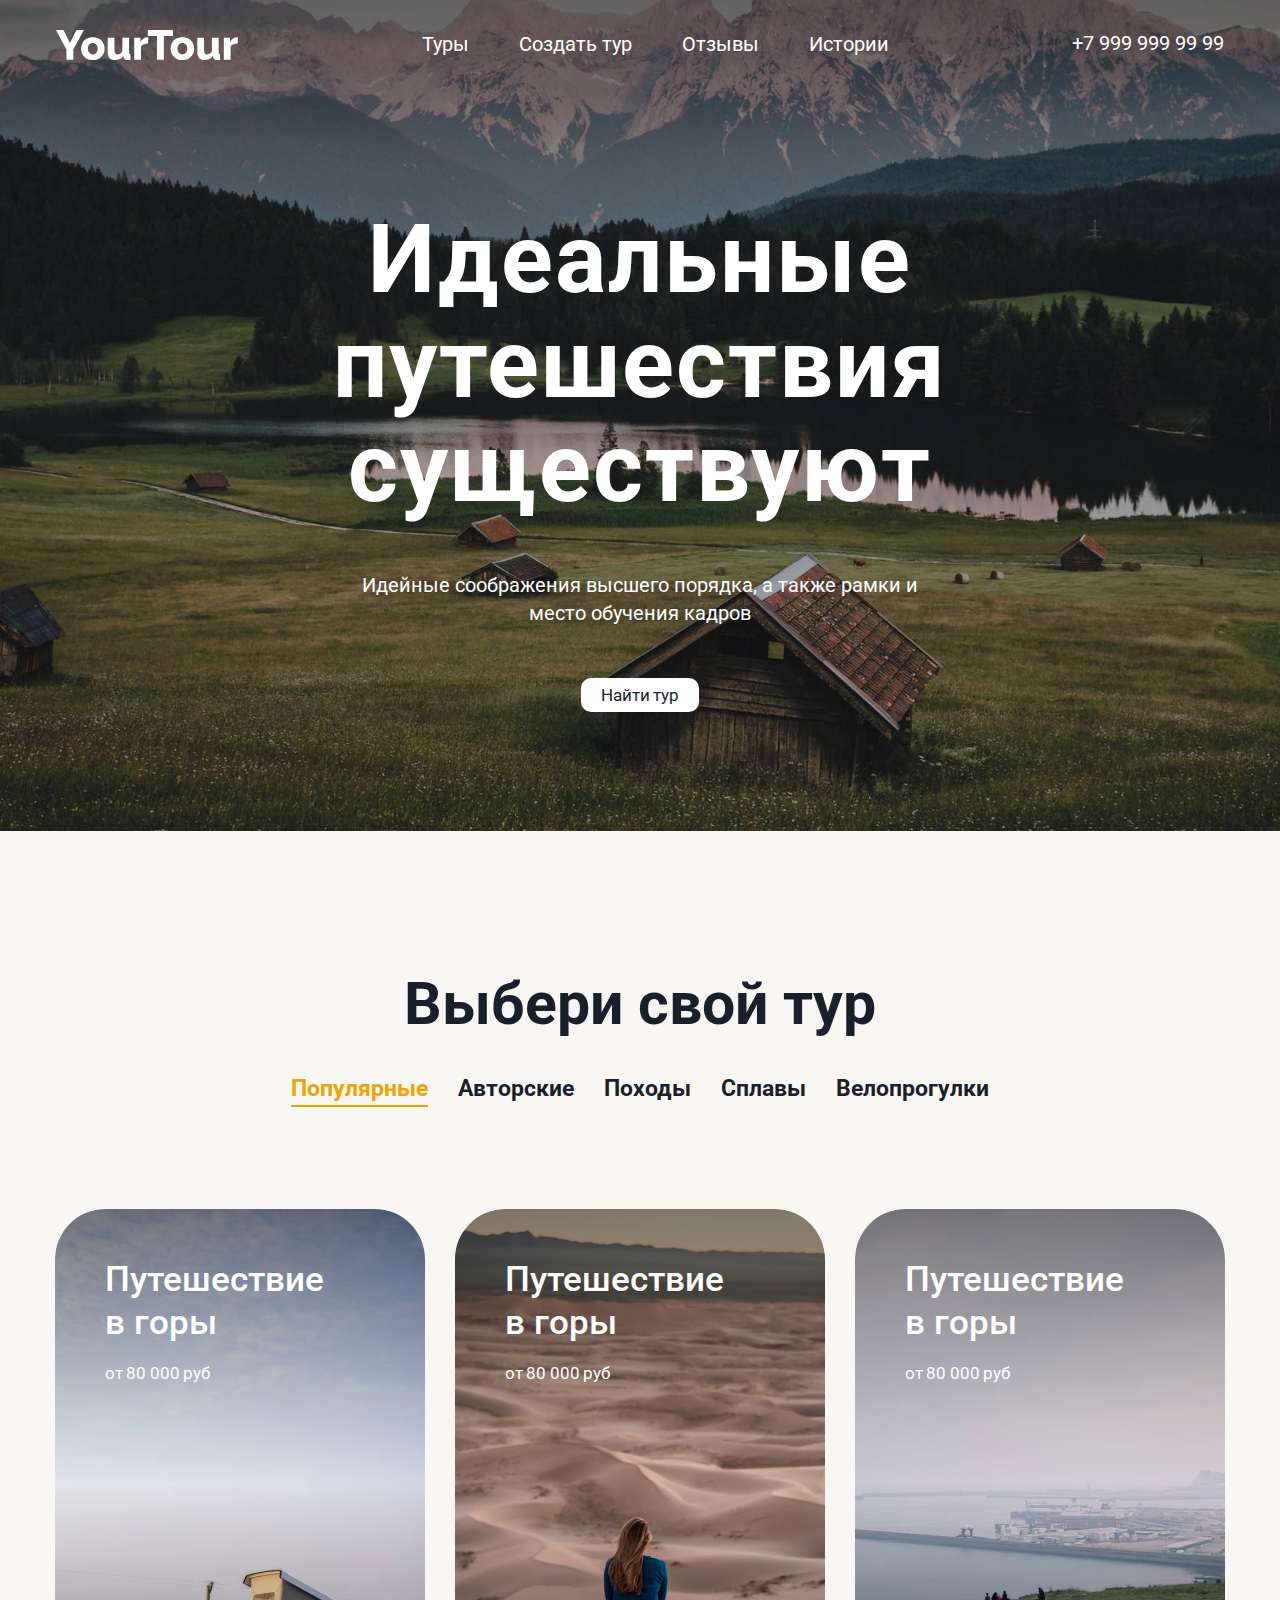
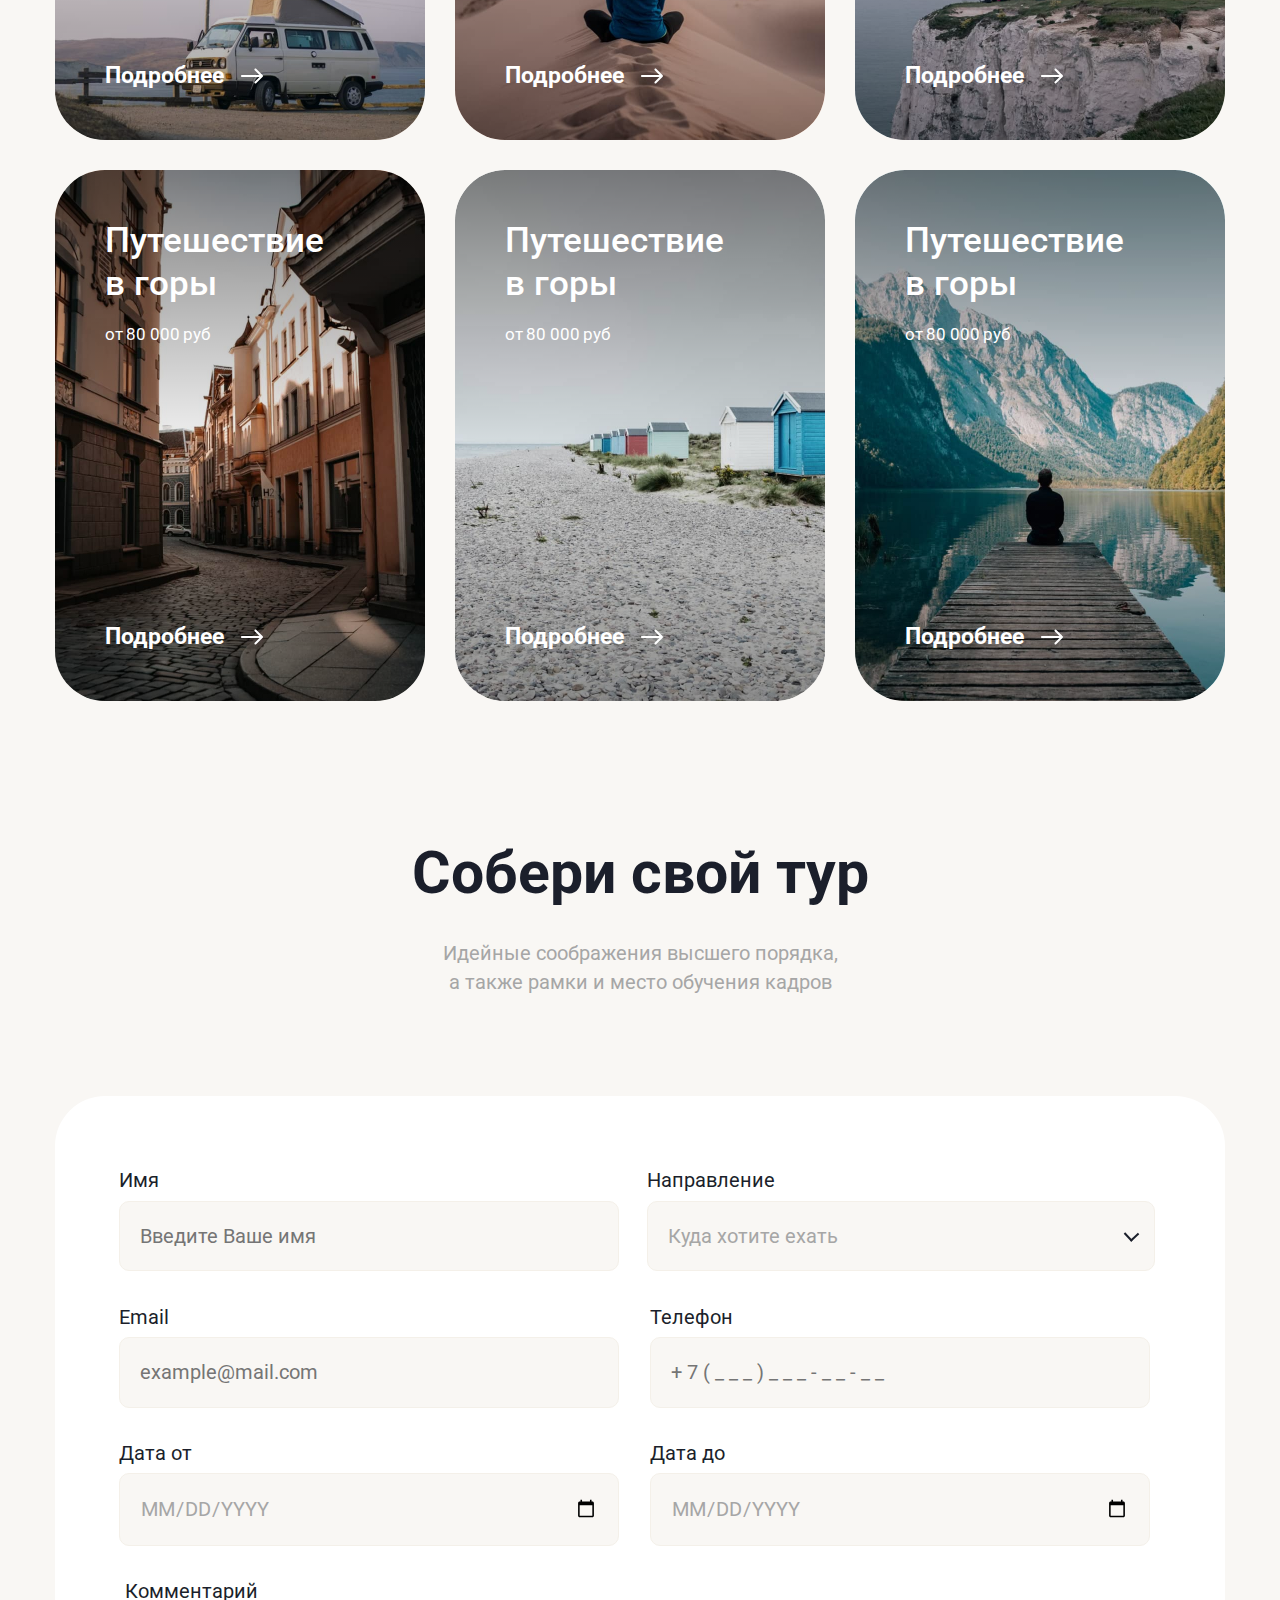
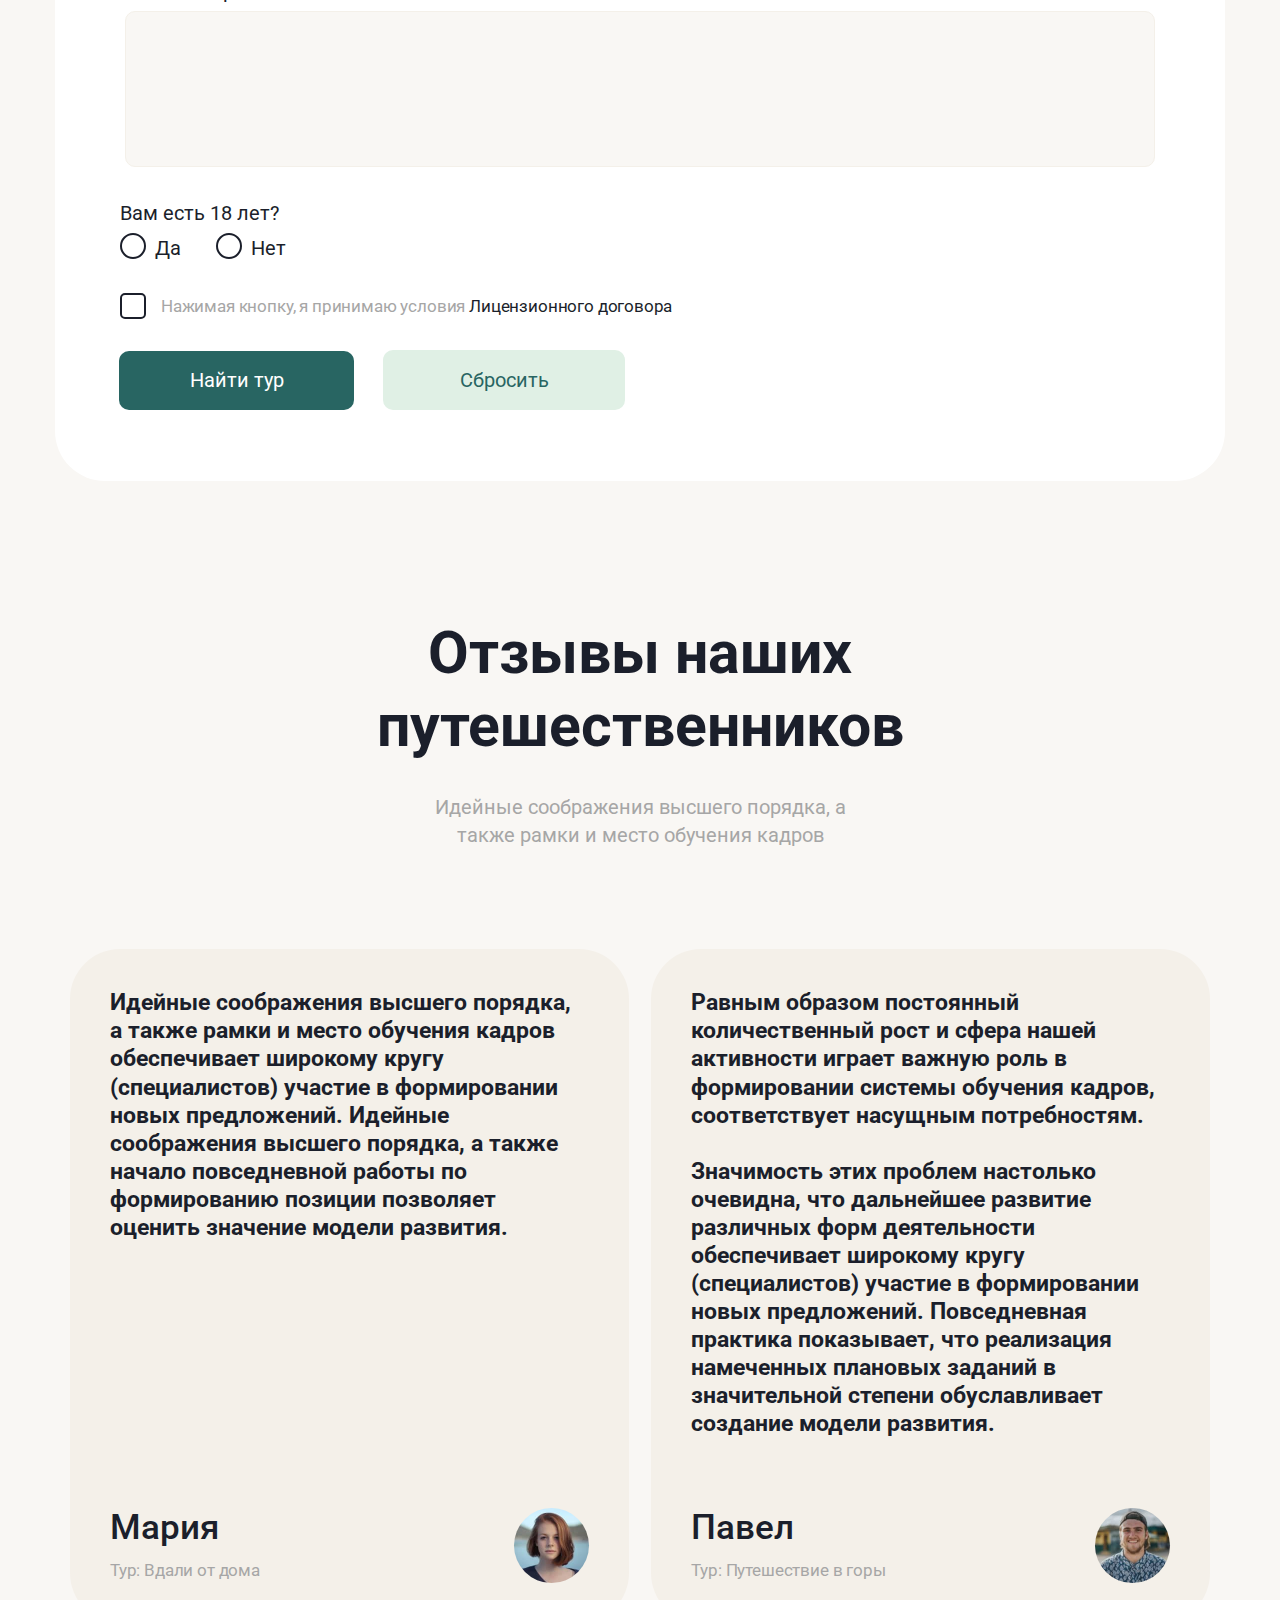
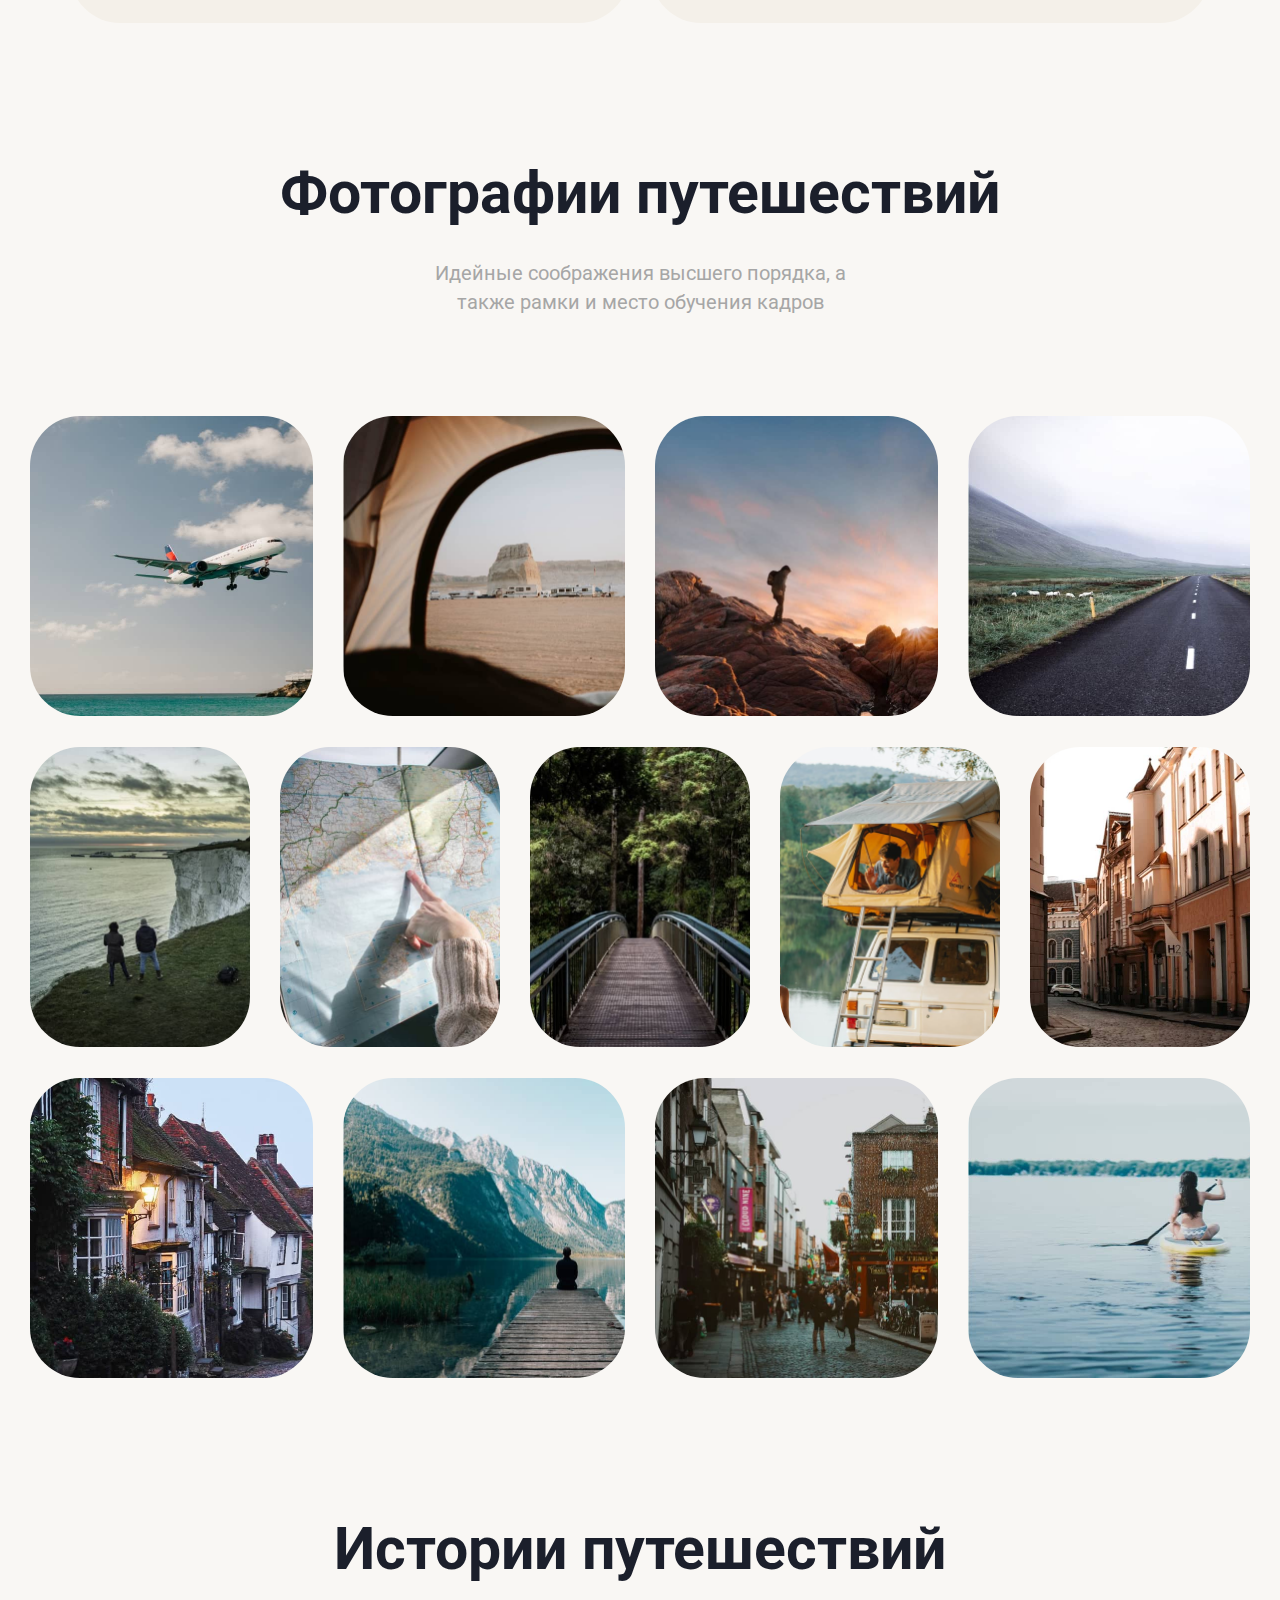
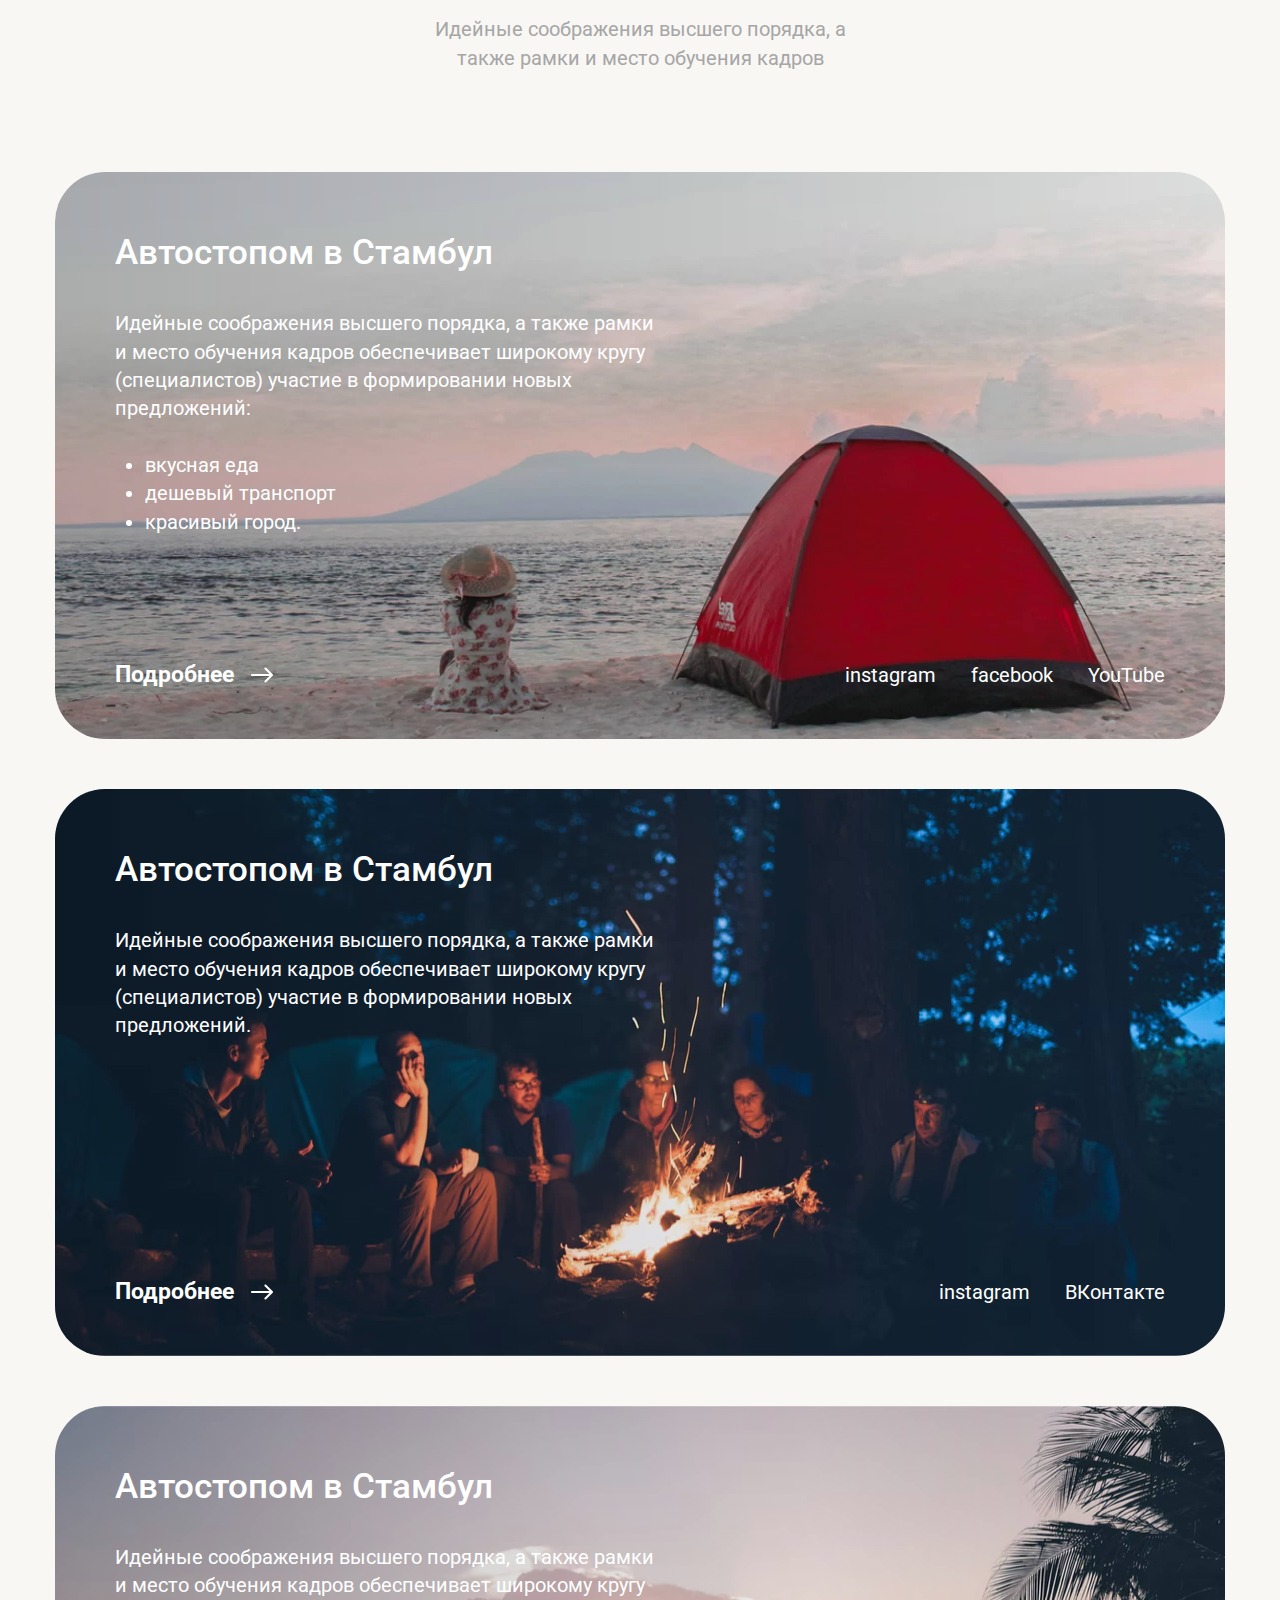
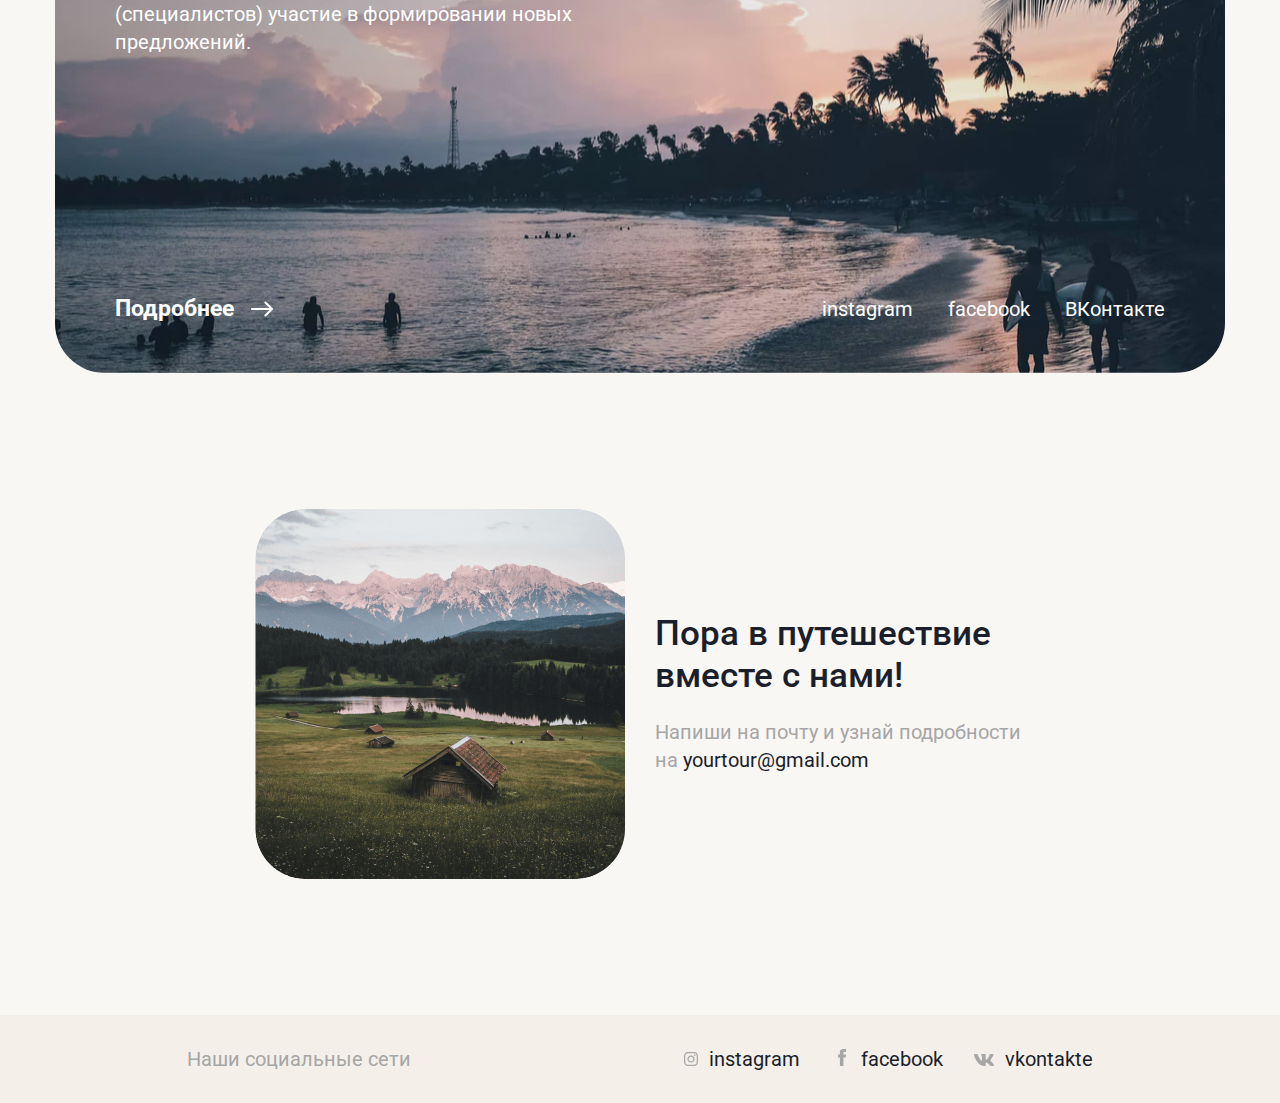
<file: index.html>
<!DOCTYPE html>
<html>

<head>
	<meta charset="utf-8">
	<meta name="viewport" content="width=device-width, initial-scale=1.0, maximum-scale=1.0, user-scalable=0">
	<link rel="stylesheet" type="text/css" href="css/style.css">	
	<meta name="format-detection" content="telephone=no">
	<title>Travels</title>
	<link rel="preconnect" href="https://fonts.googleapis.com">
	<link rel="preconnect" href="https://fonts.gstatic.com" crossorigin>
	<link rel="icon" href="img/icons/favicon.png">
	<link href="https://fonts.googleapis.com/css2?family=Roboto:wght@400;500;700&display=swap" rel="stylesheet">	
	<meta name="description" content="kein Krieg">
	<meta name="keywords" content="путешествие">
</head>

<body>
	<div class="container">		
		<header class="header">
			<nav class="nav">
				<div class="nav__row">
					<div class="logo"><img src="img/icons/YourTour.svg" alt="Logotype"></div>
					<ul class="menu">
						<li class="menu__item"><a href="#">Туры</a></li>
						<li class="menu__item"><a href="#">Создать тур</a></li>
						<li class="menu__item"><a href="#">Отзывы</a></li>
						<li class="menu__item"><a href="#">Истории</a></li>
					</ul>
					<a class="telephone" href="tel:+79999999999">+7 999 999 99 99</a>
				</div>
			</nav>
			<nav class="nav hidden" id="hiddenNav">
				<div class="nav__row">
					<div class="logo"><img src="img/icons/YourTour_black.svg" alt="Logotype"></div>
					<ul class="menu">
						<li class="menu__item"><a href="#">Туры</a></li>
						<li class="menu__item"><a href="#">Создать тур</a></li>
						<li class="menu__item"><a href="#">Отзывы</a></li>
						<li class="menu__item"><a href="#">Истории</a></li>
					</ul>
					<a class="telephone" href="tel:+79999999999" id="telHidden">+7 999 999 99 99</a>
				</div>
			</nav>
			<div class="wrap-title">
				<h1 class="wrap-title__title">Идеальные путешествия существуют</h1>
			</div>
			<div class="subtitle">Идейные соображения высшего порядка, а также рамки и место обучения кадров</div>
			<div class="header-button">
				<a href="#choose">Найти тур</a>
			</div>
		</header>		
		
		<main class="main">
			<section class="chooseTour" id="choose">
				<div class="chooseTour__header">
					<div class="chooseTour__title-wrap">
						<h2 class="chooseTour__title">Выбери свой тур</h2>
					</div>
					<ul class="chooseTour__filter-list">
						<li class="filter-list__item">
							<a href="#" class="focus">Популярные</a>
						</li>
						<li class="filter-list__item">
							<a href="#">Авторские</a>
						</li>
						<li class="filter-list__item">
							<a href="#">Походы</a>
						</li>
						<li class="filter-list__item">
							<a href="#">Сплавы</a>
						</li>
						<li class="filter-list__item">
							<a href="#">Велопрогулки</a>
						</li>
					</ul>
				</div>
				<div class="chooseTour__insert-wrap">					
					<div class="chooseTour__insert insert1">
						<img src="img/tour/card tour photo-1.jpg" alt="Foto tour1">
						<div class="insert-header">
							<h3>Путешествие в горы</h3>
							<div class="insert-price">
								<span>от 80 000 руб</span>
							</div>
						</div>
						<div class="footInsert" id="trv-link">
							<a href="#">
								<span>Подробнее</span>
								<img class="insertArrow" src="img/icons/arrow bt.svg"  alt="arrow-link">
							</a>
						</div>
					</div>
					<div class="chooseTour__insert insert2">
						<img src="img/tour/card tour photo-2.jpg" alt="Foto tour2">
						<div class="insert-header">
							<h3>Путешествие в горы</h3>
							<div class="insert-price">
								<span>от 80 000 руб</span>
							</div>
						</div>
						<div class="footInsert" id="trv-link">
							<a href="#">
								<span>Подробнее</span>
								<img class="insertArrow" src="img/icons/arrow bt.svg"  alt="arrow-link">
							</a>
						</div>
					</div>
					<div class="chooseTour__insert insert3">
						<img src="img/tour/card tour photo-3.jpg" alt="Foto tour3">
						<div class="insert-header">
							<h3>Путешествие в горы</h3>
							<div class="insert-price">
								<span>от 80 000 руб</span>
							</div>
						</div>
						<div class="footInsert" id="trv-link">
							<a href="#">
								<span>Подробнее</span>
								<img class="insertArrow" src="img/icons/arrow bt.svg"  alt="arrow-link">
							</a>
						</div>
					</div>
					<div class="chooseTour__insert insert4">
						<img src="img/tour/card tour photo-4.jpg" alt="Foto tour4">
						<div class="insert-header">
							<h3>Путешествие в горы</h3>
							<div class="insert-price">
								<span>от 80 000 руб</span>
							</div>
						</div>
						<div class="footInsert" id="trv-link">
							<a href="#">
								<span>Подробнее</span>
								<img class="insertArrow" src="img/icons/arrow bt.svg"  alt="arrow-link">
							</a>
						</div>
					</div>
					<div class="chooseTour__insert insert5">
						<img src="img/tour/card tour photo-5.jpg" alt="Foto tour5">
						<div class="insert-header">
							<h3>Путешествие в горы</h3>
							<div class="insert-price">
								<span>от 80 000 руб</span>
							</div>
						</div>
						<div class="footInsert" id="trv-link">
							<a href="#">
								<span>Подробнее</span>
								<img class="insertArrow" src="img/icons/arrow bt.svg"  alt="arrow-link">
							</a>
						</div>
					</div>
					<div class="chooseTour__insert insert6">
						<img src="img/tour/card tour photo-6.jpg" alt="Foto tour6">
						<div class="insert-header">
							<h3>Путешествие в горы</h3>
							<div class="insert-price">
								<span>от 80 000 руб</span>
							</div>
						</div>
						<div class="footInsert" id="trv-link">
							<a href="#">
								<span>Подробнее</span>
								<img class="insertArrow" src="img/icons/arrow bt.svg" alt="arrow-link">
							</a>
						</div>
					</div>
				</div>
			</section>
			
			<section class="setupTour">
				<div class="setupTour__header">
					<div class="setupTour__title-wrap">
						<h2>Собери свой тур</h2>
					</div>
					<div class="setupTour__subtitle">
						<p>Идейные соображения высшего порядка,<br> а также рамки и место обучения кадров</p>
					</div>
				</div>
				<div class="setupTour__form-wrap">
					<form class="form" action="#" method="post" id="formSetUp">
						<div class="input-conteiner">						
								<div class="rowDog">
								<label>
									<p>Имя</p>
									<input type="text" name="" placeholder="Введите Ваше имя"  required>
								</label>
								<label>
									<p>Направление</p>
										<div class="select-wrapp">
											<select name="" form="formSetUp" required>
												<option value="" disabled selected hidden>Куда хотите ехать</option>
												<option value="Туда">Туда</option>
												<option value="Сюда">Сюда</option>
											</select>
									</div>
								</label>
							</div>	
							<div class="rowDog2">
								<label class="em-lab">
									<p>Email</p>
									<input type="email" name="" placeholder="example@mail.com" required>
								</label>
								<label>
									<p>Телефон</p>
									<input type="tel"  pattern="^[0-9]+$" onkeyup="this.value = this.value.replace(/[^\d]/g,'');" name="tel" placeholder="+ 7 ( _ _ _ ) _ _ _ - _ _ - _ _" required>
								</label>
							</div>
							<div class="rowDog3">
								<label class="data-lab">
									<p>Дата от</p>
									<input class="date" type="date" name="" required>
								</label>								
								<label>
									<p>Дата до</p>
									<input class="date" type="date" name="" required>
								</label>
							</div>							
						</div>
						<label>
							<p>Комментарий</p>
							<textarea rows="4" cols="97"></textarea>
						</label>
						<div class="years-form">
							<p>Вам есть 18 лет?</p>
							<div class="years-form__radio-wrap">
								<div class="radio-yes">
									<label>
										<input class="real-radio" type="radio" name="years" id="years-yes" value="1">									
										<div class="custom-radio"></div>
										<span>Да</span>		
									</label>
								</div>
								<div class="radio-no">
									<label>
										<input class="real-radio" type="radio" name="years" id="years-no" value="0">										
										<div class="custom-radio"></div>
										<span>Нет</span>	
									</label>
								</div>
							</div>
						</div>
						<div class="checkbox-wrap">
							<label>
								<input class="check-real" type="checkbox" name="checkbox"> 
								<div class="custom-check"></div>
								<span>Нажимая кнопку, я принимаю условия <a href="#">Лицензионного договора</a></span>
							</label>
						</div>
						<div class="formSetUp__button-wrap">
							<input type="button" id="search" value="Найти тур">
							<input class="reset" type="button" value="Сбросить" >
						</div>
					</form>
				</div>
			</section>			
			
			<section class="reviews">
				<div class="reviews__header">
					<div class="reviews__title">
						<h2>Отзывы наших путешественников</h2>
					</div>
					<div class="reviews__subtitle">
						<p>Идейные соображения высшего порядка, а также рамки и место обучения кадров</p>
					</div>
				</div>
				<div class="reviews__container">
					<div class="reviews__card">
						<p>Идейные соображения высшего порядка, а также рамки и место обучения кадров обеспечивает
							широкому кругу (специалистов) участие в формировании новых предложений. Идейные соображения
							высшего порядка, а также начало повседневной работы по формированию позиции позволяет
							оценить значение модели развития.</p>
						<div class="card__footer">
							<div class="reviews__title-foot-wrap">
								<h3>Мария</h3>
								<div class="card__footer__sub">Тур: Вдали от дома </div>
							</div>
							<div class="img-review review1"></div>
						</div>
					</div>
					<div class="reviews__card">
						<p>Равным образом постоянный количественный рост и сфера нашей активности играет важную роль в
							формировании системы обучения кадров, соответствует насущным потребностям.
							<br><br>
							Значимость этих проблем настолько очевидна, что дальнейшее развитие различных форм
							деятельности обеспечивает широкому кругу (специалистов) участие в формировании новых
							предложений. Повседневная практика показывает, что реализация намеченных плановых заданий в
							значительной степени обуславливает создание модели развития.</p>
						<div class="card__footer">
							<div class="reviews__title-foot-wrap">
								<h3>Павел</h3>
								<div class="card__footer__sub">Тур: Путешествие в горы</div>
							</div>
							<div class="img-review review2"></div>
						</div>
					</div>
				</div>
			</section>
			
			<section class="travelPhotos">
				<div class="travelPhotos__header-wrap">
					<h2>Фотографии путешествий</h2>
					<div class="travelPhotos__sub">
						<p>Идейные соображения высшего порядка, а также рамки и место обучения кадров</p>
					</div>
				</div>
				<div class="travelPhotos__conteiner">
					<div class="travelPhotos__row row1">
						<div class="photo trip-1"></div>
						<div class="photo trip-2"></div>
						<div class="photo trip-3"></div>
						<div class="photo trip-4"></div>
					</div>
					<div class="travelPhotos__row row2">
						<div class="photo trip-5"></div>
						<div class="photo trip-6"></div>
						<div class="photo trip-7"></div>
						<div class="photo trip-8"></div>
						<div class="photo trip-9"></div>
					</div>
					<div class="travelPhotos__row row3">
						<div class="photo trip-10"></div>
						<div class="photo trip-11"></div>
						<div class="photo trip-12"></div>
						<div class="photo trip-13"></div>
					</div>
				</div>
			</section>

			<section class="history">
				<div class="history__header">
					<h2>Истории путешествий</h2>
					<div class="history__sub">Идейные соображения высшего порядка, а также рамки и место обучения кадров
					</div>
				</div>				
				<div class="history__card">
					<img src="img/history_trip/story photo-1.jpg" alt="Foto-story1">
					<div class="description-wrap">
						<h3>Автостопом в Стамбул</h3>
						<div class="description">
							<p>Идейные соображения высшего порядка, а также рамки и место обучения кадров обеспечивает
								широкому кругу (специалистов) участие в формировании новых предложений:
								<ul>
									<li>вкусная еда</li>
									<li>дешевый транспорт</li>
									<li>красивый город.</li>
								</ul>
							</p>
						</div>
					</div>
					<div class="social">
						<div class="footInsert" id="history-insert">
							<a href="#">
								<span>Подробнее</span>
								<img class="insertArrow" src="img/icons/arrow bt.svg"  alt="arrow-link">
							</a>
						</div>
						<div class="social__links">
							<span>
								<a href="#">instagram</a>
							</span>
							<span>
								<a href="#">facebook</a>
							</span>							
							<span>
								<a href="#">YouTube</a>
							</span>
						</div>
					</div>
				</div>				
				<div class="history__card">
					<img src="img/history_trip/story photo-2.jpg" alt="Foto-story2">
					<div class="description-wrap">
						<h3>Автостопом в Стамбул</h3>
						<div class="description">
							<p>Идейные соображения высшего порядка, а также рамки и место обучения кадров обеспечивает
								широкому кругу (специалистов) участие в формировании новых предложений.</p>
						</div>
					</div>
					<div class="social">
						<div class="footInsert" id="history-insert">
							<a href="#">
								<span>Подробнее</span>
								<img class="insertArrow" src="img/icons/arrow bt.svg" alt="arrow-link">
							</a>
						</div>
						<div class="social__links">
							<span>
								<a href="#">instagram</a>
							</span>							
							<span>
								<a href="#">ВКонтакте</a>
							</span>
						</div>
					</div>
				</div>				
				<div class="history__card">
					<img src="img/history_trip/story photo-3.jpg" alt="Foto-story3">
					<div class="description-wrap">
						<h3>Автостопом в Стамбул</h3>
						<div class="description">
							<p>Идейные соображения высшего порядка, а также рамки и место обучения кадров обеспечивает
								широкому кругу (специалистов) участие в формировании новых предложений.</p>
						</div>
					</div>
					<div class="social">
						<div class="footInsert" id="history-insert">
							<a href="#">
								<span>Подробнее</span>
								<img class="insertArrow" src="img/icons/arrow bt.svg"  alt="arrow-link">
							</a>
						</div>
						<div class="social__links">
							<span>
								<a href="#">instagram</a>
							</span>
							<span>
								<a href="#">facebook</a>
							</span>
							<span>
								<a href="#">ВКонтакте</a>
							</span>
						</div>
					</div>
				</div>
			</section>		

			<section class="email-wrap">
				<div class="email-wrap__photo"></div>
				<div class="email-wrap__textBlock">
					<h3>Пора в путешествие вместе с нами!</h3>
					<div class="email-wrap__sub">Напиши на почту и узнай подробности<br>на <a href="mailto:vlad@htmlbook.ru?subject=Вопрос по HTML">yourtour@gmail.com</a>
					</div>
				</div>
			</section>
		</main>

		<footer class="footPage">
			<div class="footPage__conteiner">
				<p>Наши социальные сети</p>
				<div class="footPage__wrapLinks">					
					<div class="link">
						<div class="link__photo">
							<img class="inst-photo" src="img/icons/inst.svg" alt="Logo Instagram">
						</div>
						<a href="#">instagram</a>
					</div>					
					<div class="link">
						<div class="link__photo">
							<img class="fb-photo" src="img/icons/fb.svg" alt="Logo Facebook">
						</div>
						<a href="#">facebook</a>
					</div>					
					<div class="link">
						<div class="link__photo">
							<img class="vk-photo" src="img/icons/vk.svg" alt="Logo Vkontakte">
						</div>
						<a href="#">vkontakte</a>
					</div>
				</div>
			</div>
		</footer>
	</div>
</body>
<script src="js/script.js"></script>
</html>
</file>
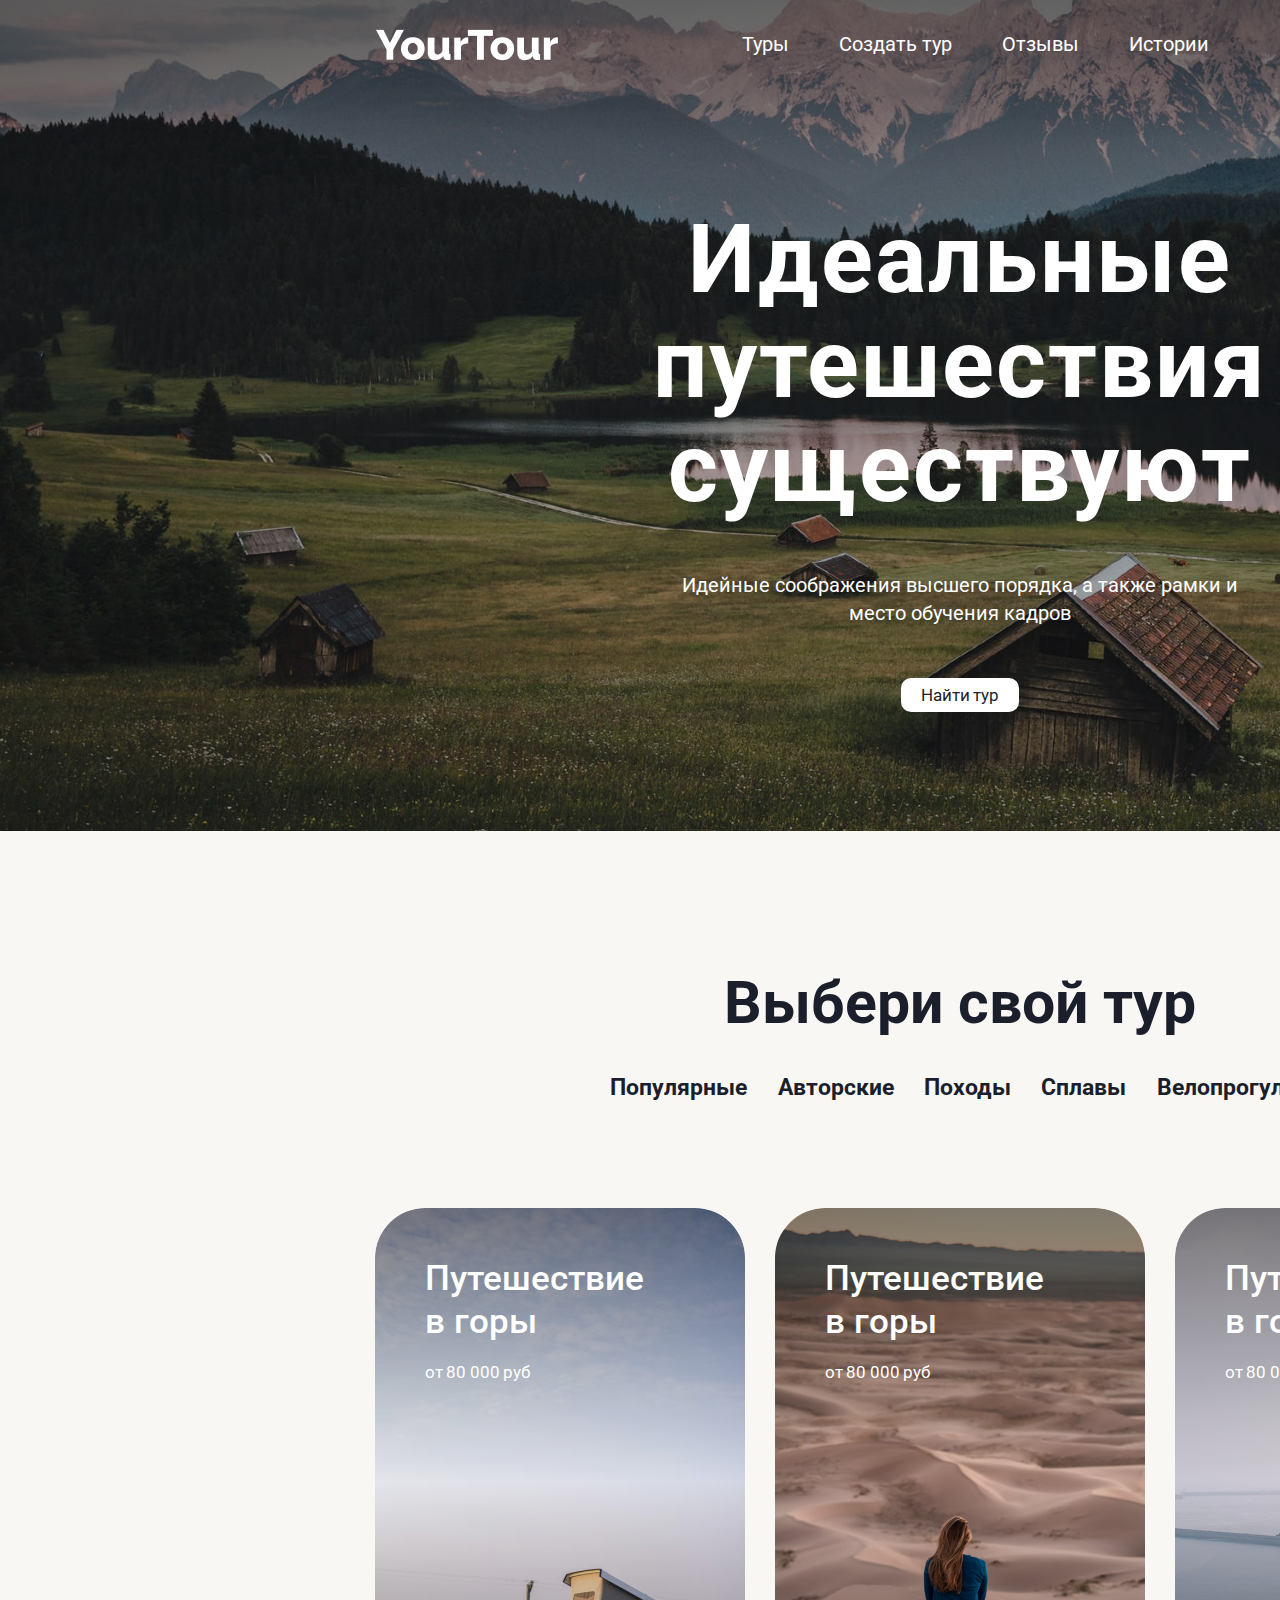
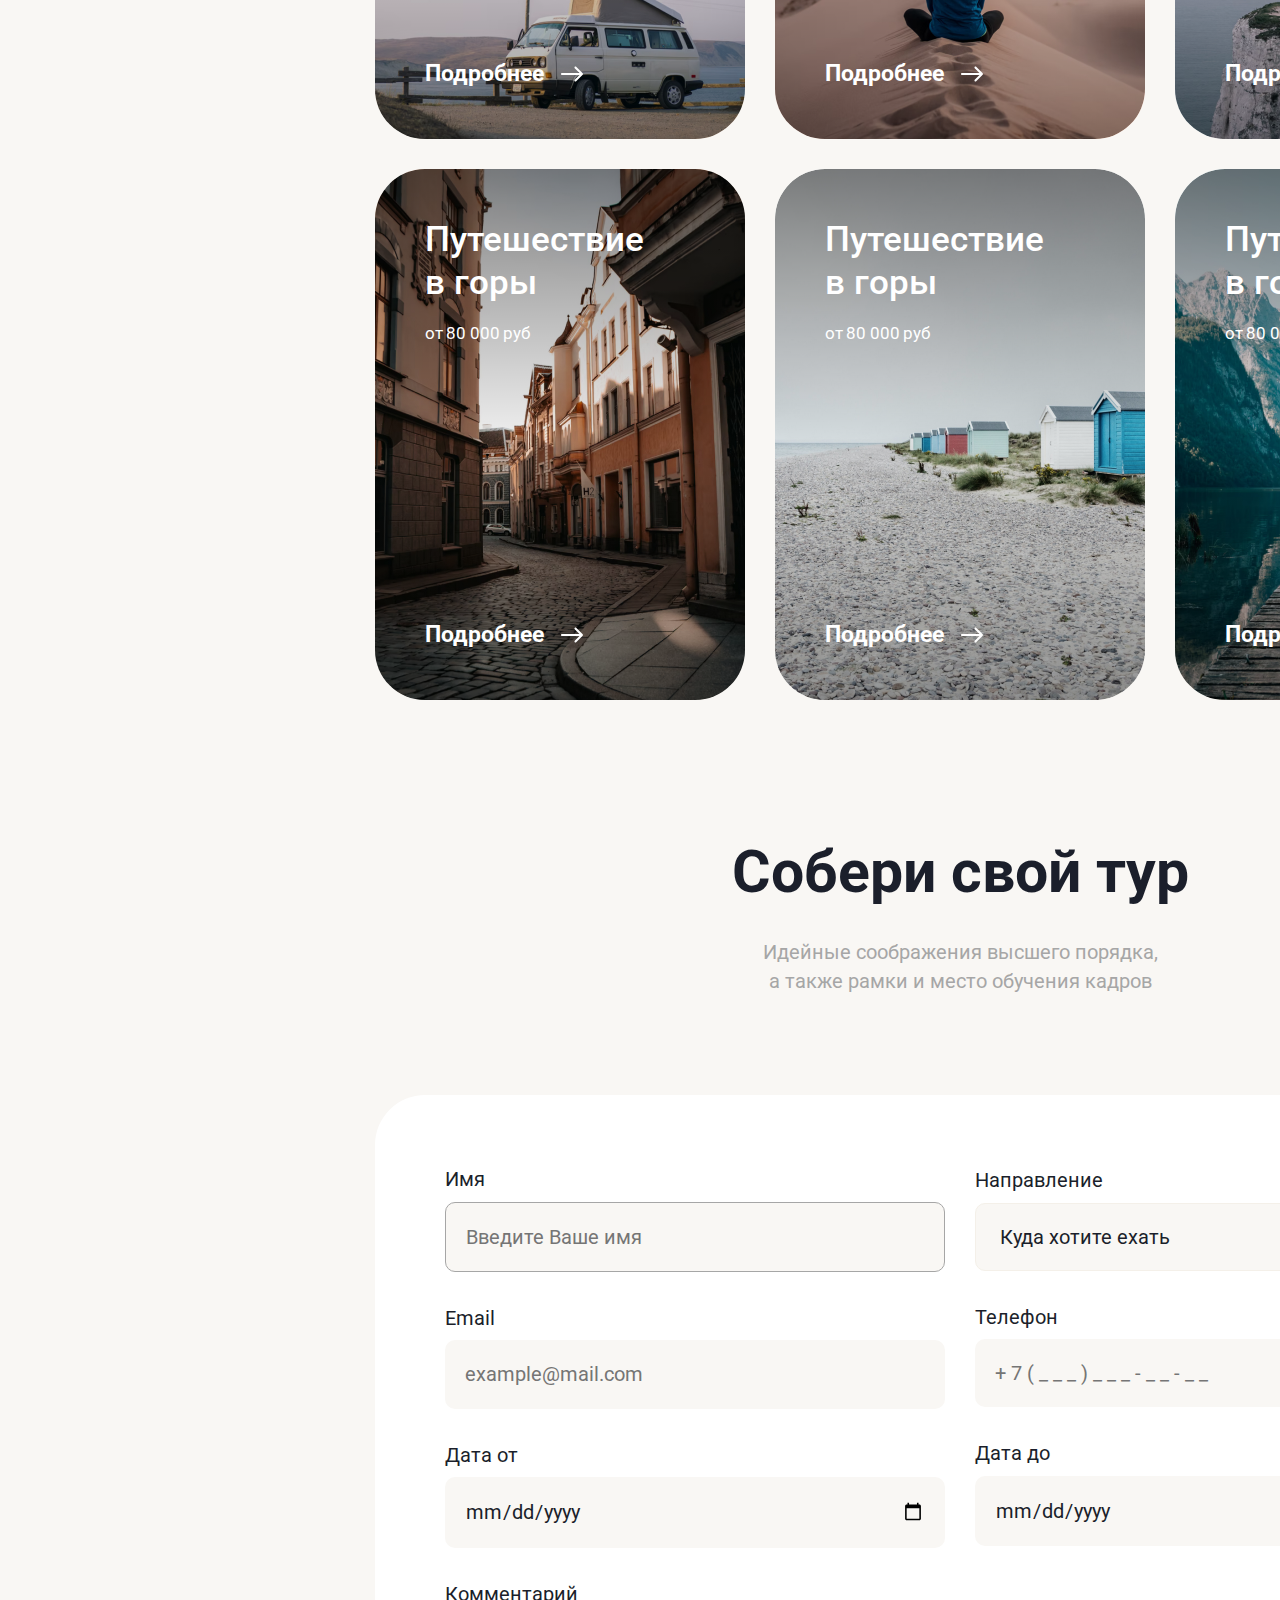
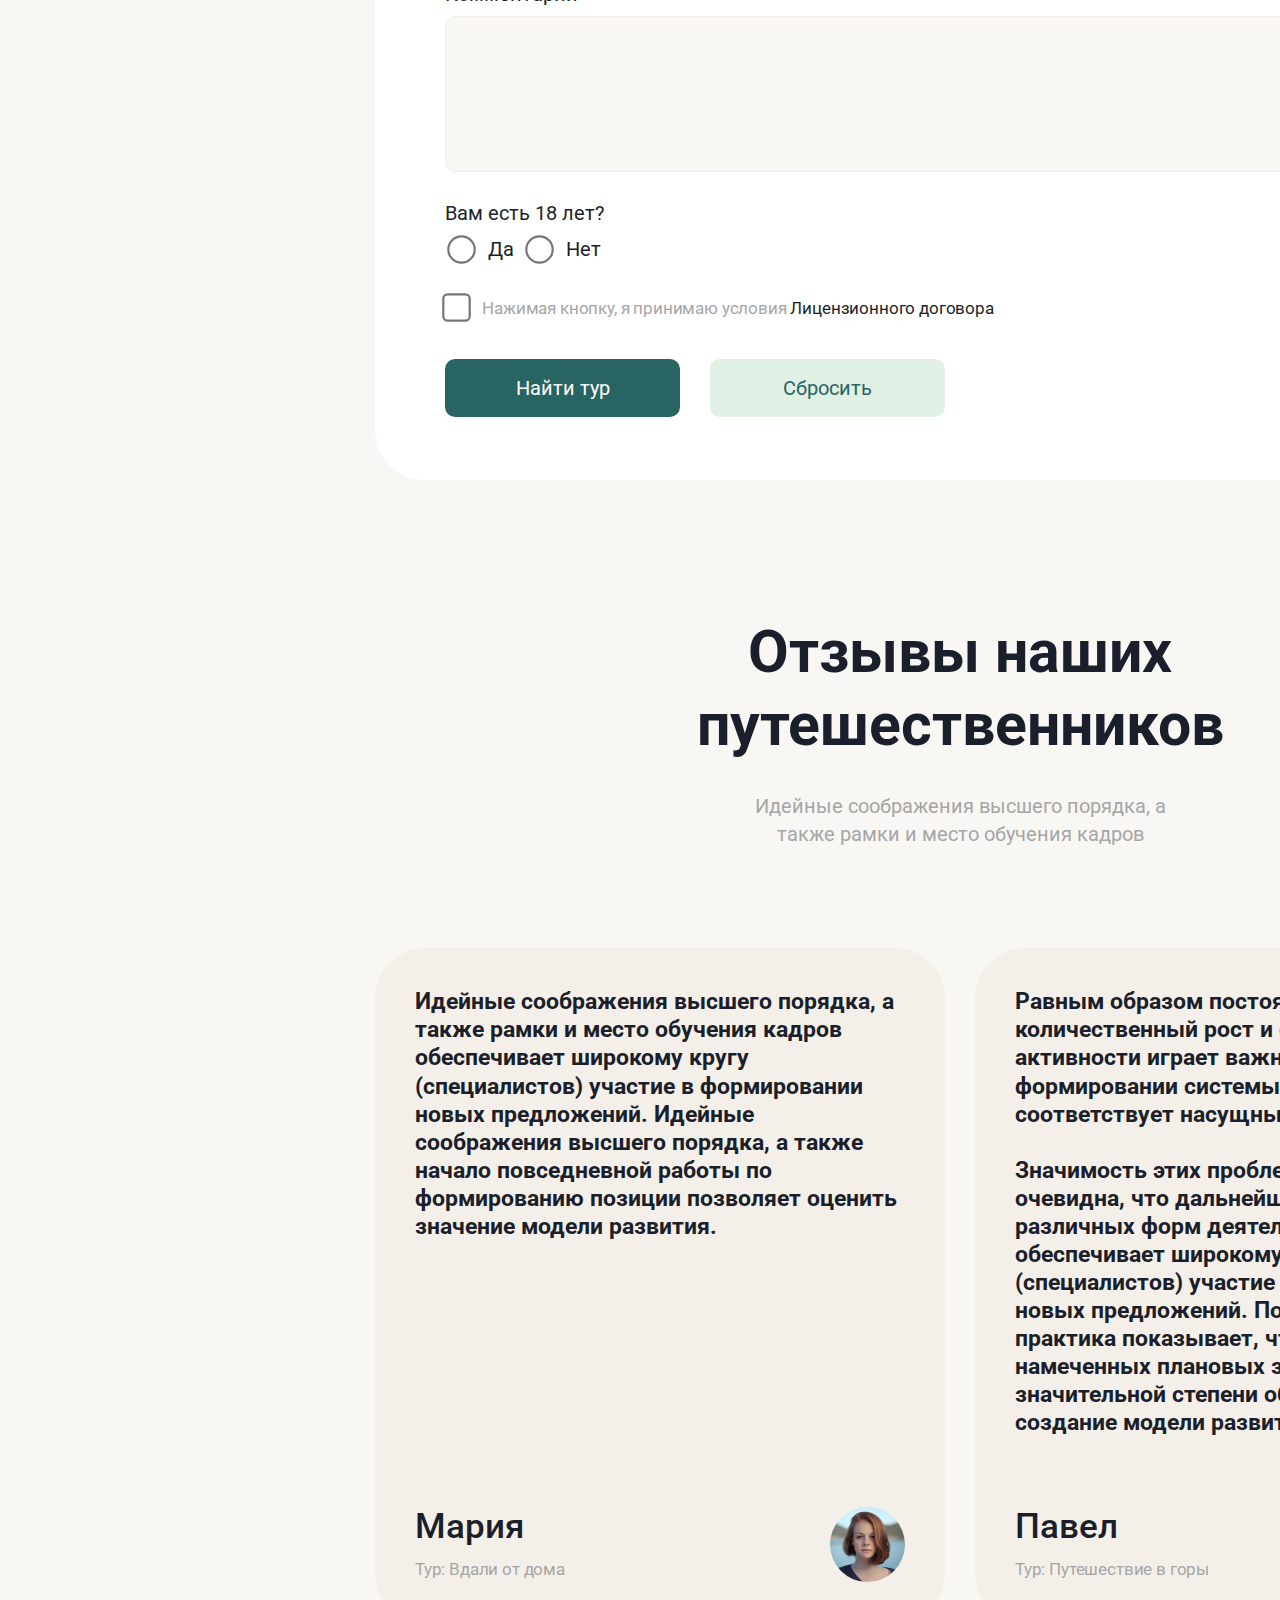
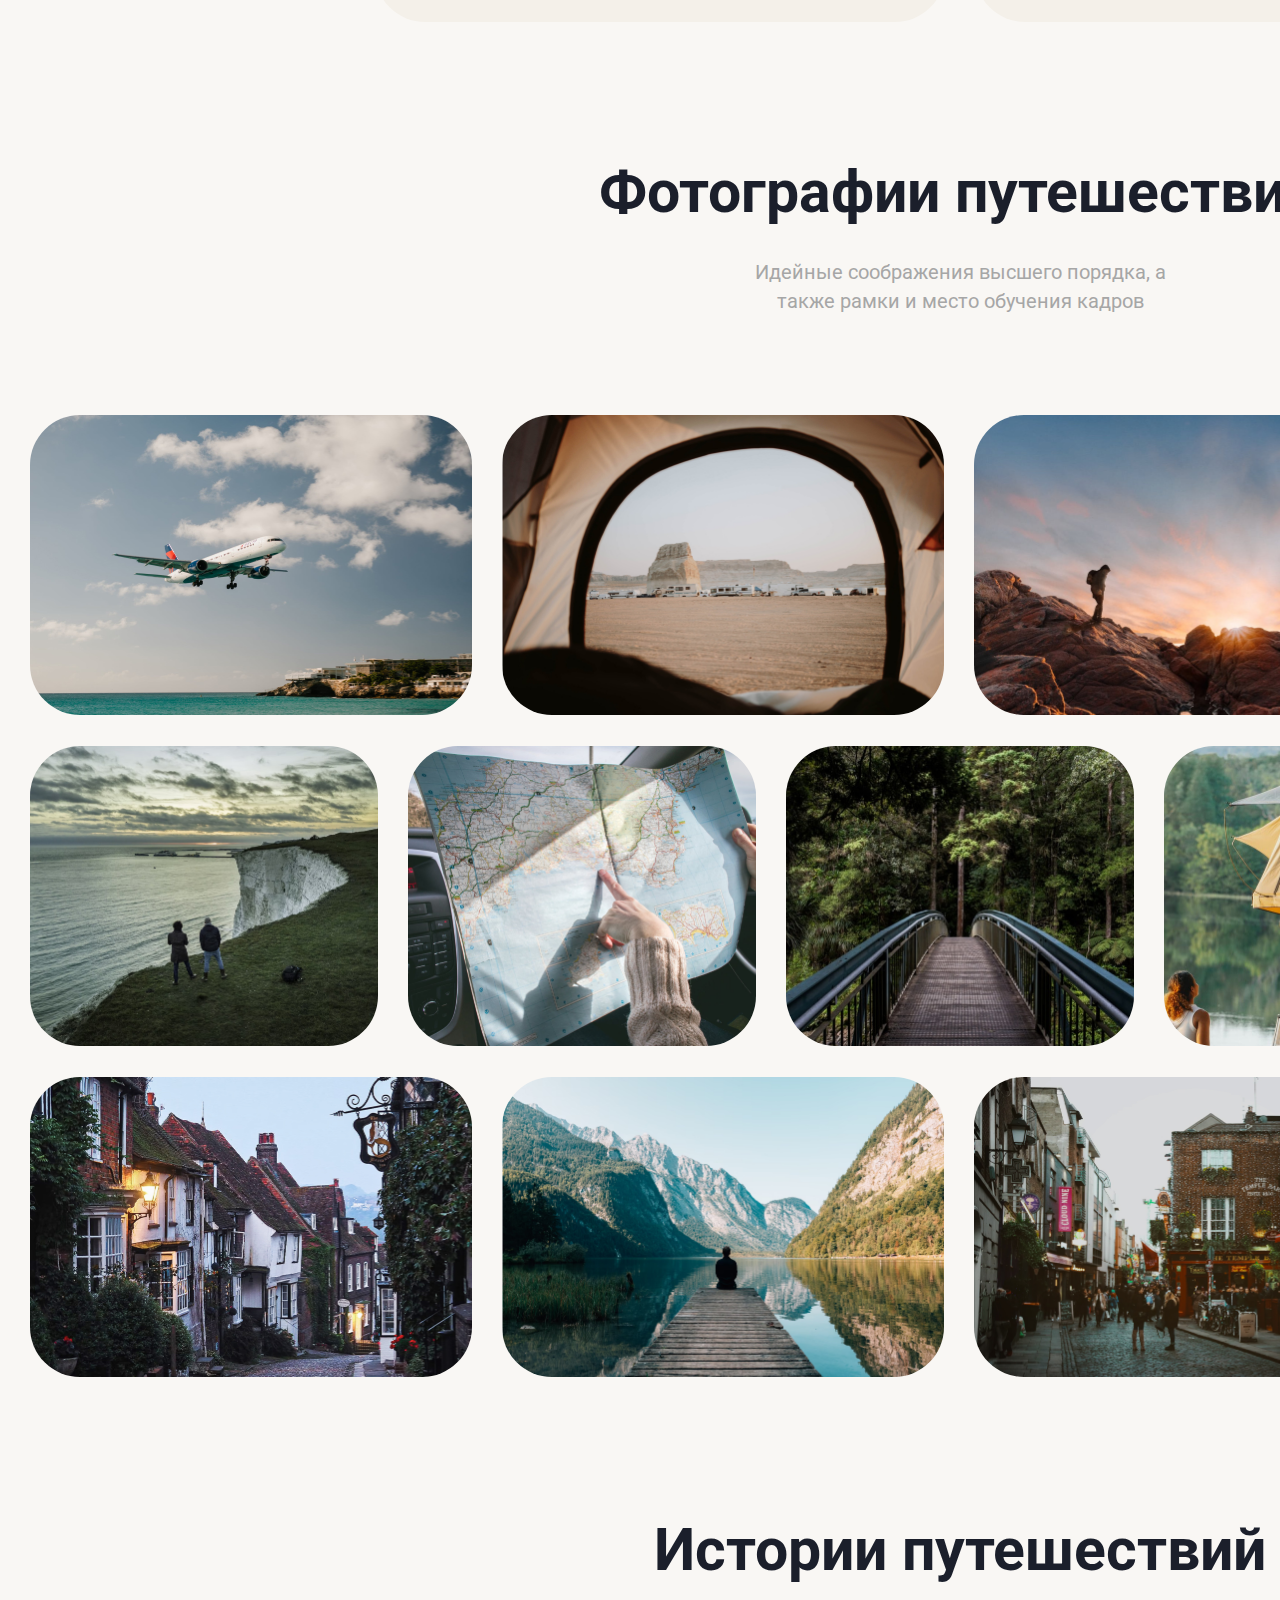
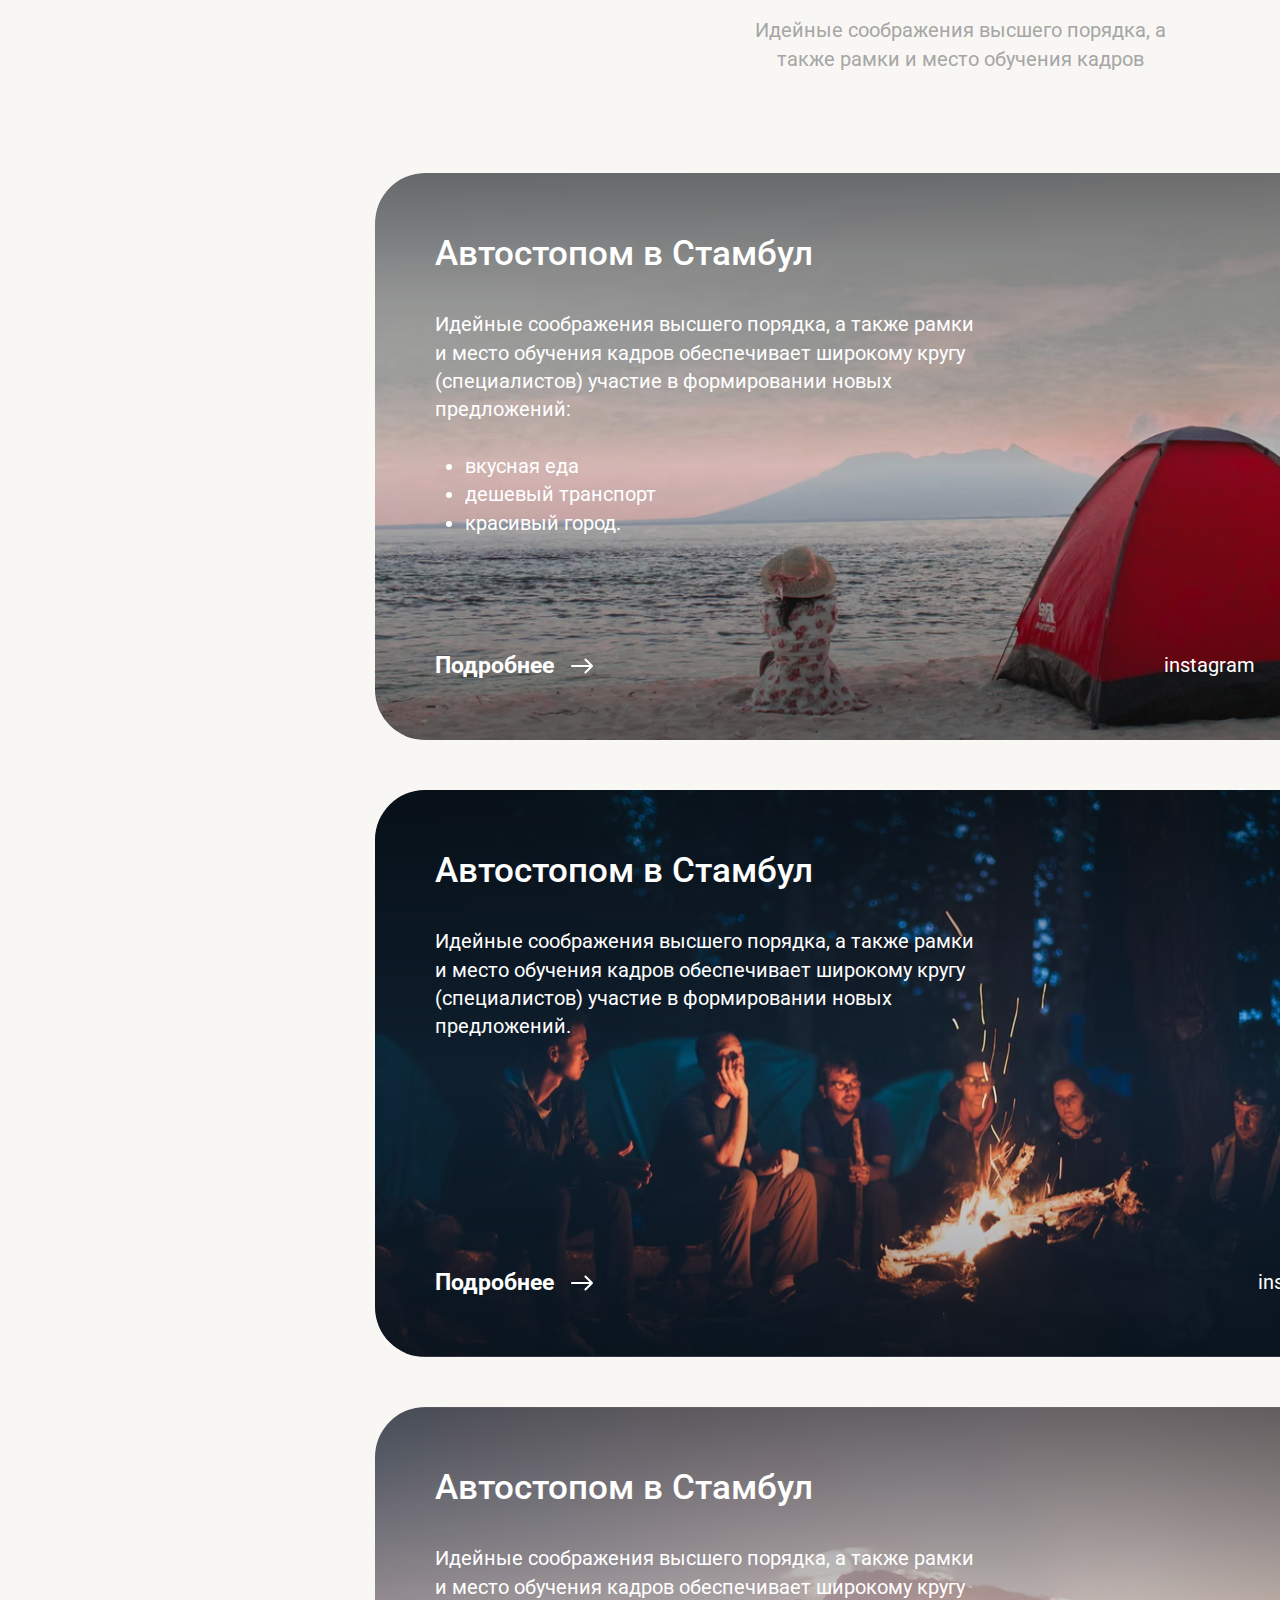
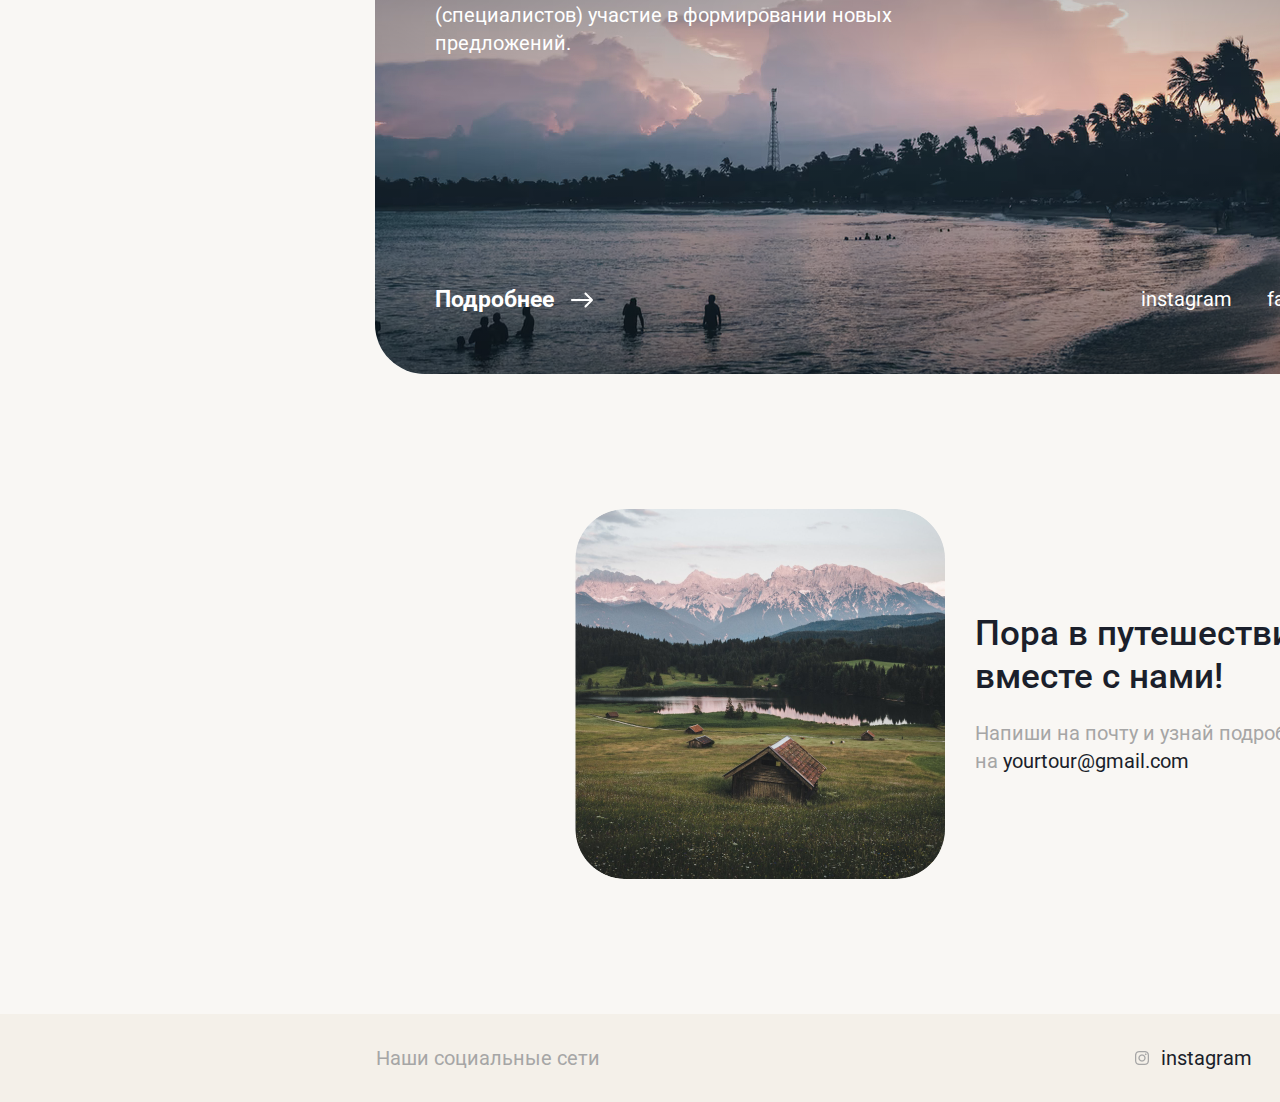
<file: project Slt and Pepper/index.html>
<!DOCTYPE html>
<html>
<head>
	<meta charset="utf-8">
	<meta name="viewport" content="width=device-width, initial-scale=1.0, maximum-scale=1.0, user-scalable=0">
	<link rel="stylesheet" type="text/css" href="css/style.css">
	<meta charset="utf-8">
	<!-- Отключает формирование ссылки у номера телефона на IOS -->
	<meta name="format-detection" content="telephone=no">
	<title>Travels</title>
	<!-- Fonts -->
	<link rel="preconnect" href="https://fonts.googleapis.com">
<link rel="preconnect" href="https://fonts.gstatic.com" crossorigin>
<link href="https://fonts.googleapis.com/css2?family=Roboto:wght@400;500;700&display=swap" rel="stylesheet">
<title>Сайт для выбора туров</title>

	<!-- SEO-тэги -->
	<meta name="description" content="Пора в путешествие вместе с нами!">
	<meta name="keywords" content="путешествие">
</head>
<body>
	<div class="container">
		<!-------------- START HEADER ------------------------->
		<header class="header">

			<nav class="nav">
				<div class="nav__row">
				<div class="logo"><img src="img/icons/YourTour.png"></div>
				<ul class="menu">
					<li class="menu__item"><a href="#">Туры</a></li>
					<li class="menu__item"><a href="#">Создать тур</a></li>
					<li class="menu__item"><a href="#">Отзывы</a></li>
					<li class="menu__item"><a href="#">Истории</a></li>
					
				</ul>
				<span class="telephone">+7 999 999 99 99</span>
			</div>
			</nav>
			<div class="wrap-title">
			<h1 class="wrap-title__title">Идеальные путешествия существуют</h1>
		</div>
			<div class="subtitle">Идейные соображения высшего порядка, а также рамки и место обучения кадров</div>
			<div class="header-button"><a href="#choose">Найти тур</a></div>
		</header>
	</header>

	<!-------------------------- END HEADER ---------------------------------->



	<!---------------- START CHOOSE TOUR ----------------------->
	<main class="main">
		<section class="chooseTour" id="choose">
			<header class="chooseTour__header">
			<div class="chooseTour__title-wrap"><h2 class="chooseTour__title">Выбери свой тур</h2></div>
			<ul class="chooseTour__filter-list">
				<li class="filter-list__item"><a href="#">Популярные</a></li>
				<li class="filter-list__item"><a href="#">Авторские</a></li>
				<li class="filter-list__item"><a href="#">Походы</a></li>
				<li class="filter-list__item"><a href="#">Сплавы</a></li>
				<li class="filter-list__item"><a href="#">Велопрогулки</a></li>
			</ul>
		
		</header>
			<div class="chooseTour__insert-wrap">
				<div class="chooseTour__insert insert1">
					<img src="img/tour/card tour photo-1.jpg">
					<header class="insert-header">
						<h3>Путешествие в горы</h3>
						<div class="insert-price">
							<span>от 80 000 руб</span>
						</div>
					</header>
					<footer class="footInsert">
						<a href="#"><span>Подробнее</span>
						<img src="img/icons/arrow bt.svg" class="insertArrow"></a>
					</footer>
				</div>


				<div class="chooseTour__insert insert2">
					<img src="img/tour/card tour photo-2.jpg">
					<header class="insert-header">
						<h3>Путешествие в горы</h3>
						<div class="insert-price">
							<span>от 80 000 руб</span>
						</div>
					</header>
					<footer class="footInsert">
						<a href="#"><span>Подробнее</span>
						<img src="img/icons/arrow bt.svg" class="insertArrow"></a>
					</footer>
				</div>


				<div class="chooseTour__insert insert3">
					<img src="img/tour/card tour photo-3.jpg">
					<header class="insert-header">
						<h3>Путешествие в горы</h3>
						<div class="insert-price">
							<span>от 80 000 руб</span>
						</div>
					</header>
					<footer class="footInsert">
						<a href="#"><span>Подробнее</span>
						<img src="img/icons/arrow bt.svg" class="insertArrow"></a>
					</footer>
				</div>



				<div class="chooseTour__insert insert4">
					<img src="img/tour/card tour photo-4.jpg">
					<header class="insert-header">
						<h3>Путешествие в горы</h3>
						<div class="insert-price">
							<span>от 80 000 руб</span>
						</div>
					</header>
					<footer class="footInsert">
						<a href="#"><span>Подробнее</span>
						<img src="img/icons/arrow bt.svg" class="insertArrow"></a>
					</footer>
				</div>


				<div class="chooseTour__insert insert5">
					<img src="img/tour/card tour photo-5.jpg">
					<header class="insert-header">
						<h3>Путешествие в горы</h3>
						<div class="insert-price">
							<span>от 80 000 руб</span>
						</div>
					</header>
					<footer class="footInsert">
						<a href="#"><span>Подробнее</span>
						<img src="img/icons/arrow bt.svg" class="insertArrow"></a>
					</footer>
				</div>

				<div class="chooseTour__insert insert6">
					<img src="img/tour/card tour photo-6.jpg">
					<header class="insert-header">
						<h3>Путешествие в горы</h3>
						<div class="insert-price">
							<span>от 80 000 руб</span>
						</div>
					</header>
					<footer class="footInsert">
						<a href="#"><span>Подробнее</span>
						<img src="img/icons/arrow bt.svg" class="insertArrow"></a>
					</footer>
				</div>
				
			</div>            
		</section>

		<!-------------------------------------------------------------------------------------------- END CHOOSE TOUR -------------------------->

		<!----------------------------------------------------------------------------------------START SET UP YOUR TOUR!  -------------------------->
		<section class="setupTour">
			<header class="setupTour__header">
				<div class="setupTour__title-wrap"><h2>Собери свой тур</h2></div>
				<div class="setupTour__subtitle"><p>Идейные соображения высшего порядка,<br> а также рамки и место обучения кадров</p></div>
			</header>

			<div class="setupTour__form-wrap">
				<form action="#" method="post" class="form" id="formSetUp">
					<div class="input-conteiner">
						<div class="input-column1">
					<label>
						<p>Имя</p>
					<input type="text" name="" placeholder="Введите Ваше имя" autofocus required></label>

					<label class="em-lab">
						<p>Email</p>
					<input type="email" name="" placeholder="example@mail.com" required></label>
					<label>
						<p>Дата от</p>
					<input type="date" name="" required></label>
						</div>
						<div class="input-column2">
					<label>
						<p>Направление</p>
					<select  name="" form="formSetUp" required>
							<option value="" disabled selected>Куда хотите ехать</option>
							<option value="Туда">Туда</option>
							<option value="Сюда">Сюда</option>
							</select>
						</label>
						<label>
							<p>Телефон</p>
							<input type="tel" name="tel" placeholder="+ 7 ( _ _ _ ) _ _ _ - _ _ - _ _" required>
						</label>						
						<label>
						<p>Дата до</p>
					<input type="date" name="" required></label>

					</label>
					</div>
					</div>
					<label>
						<p>Комментарий</p>
						<textarea rows="4" cols="97"></textarea>
					</label>
					<div class="years-form">
						<p>Вам есть 18 лет?</p>
						<div class="years-form__radio-wrap">
							<div class="radio-yes">
						<input type="radio" name="years" id="years-yes" value="1"><label for="years-yes"><p>Да</p></label>
					</div>
					<div class="radio-no">
						<input type="radio" name="years" id="years-no" value="0"><label for="years-no"><p>Нет</p></label>
						</div>
						</div>
					</div>
					<div class="checkbox-wrap">
						<input type="checkbox"  name="checkbox" id="check-license"> <label for="check-license"><p>Нажимая кнопку, я принимаю условия <a href="#">Лицензионного договора</a></p></label>
					</div>
					<div class="formSetUp__button-wrap">
						<input type="button"  id="search" value="Найти тур">
						<input type="button" value="Сбросить" class="reset">
					</div>
				</form>
			</div>
		</section>
		<!----------------------------------------------------------------------------------------------------------------------- END SET UP YOUR TOUR -------------------------------------->


			<!-------------------------------------------------------------------------------REVIEWS  ------------------------------------------>
		<section class="reviews">
			<header class="reviews__header">
				<div class="reviews__title"><h2>Отзывы наших путешественников</h2></div>
				<div class="reviews__subtitle"><p>Идейные соображения высшего порядка, а также рамки и место обучения кадров</p></div>
			</header>
			<div class="reviews__container">
				<div class="reviews__card">
					<p>Идейные соображения высшего порядка, а также рамки и место обучения кадров обеспечивает широкому кругу (специалистов) участие в формировании новых предложений. Идейные соображения высшего порядка, а также начало повседневной работы по формированию позиции позволяет оценить значение модели развития.</p>
					<div class="card__footer">
						<div class="reviews__title-foot-wrap">
						<h3>Мария</h3>
						<div class="card__footer__sub">Тур: Вдали от дома </div>
					</div>
						<div class="img-review review1"></div>
					</div>
				</div>
				<div class="reviews__card"><p>Равным образом постоянный количественный рост и сфера нашей активности играет важную роль в формировании системы обучения кадров, соответствует насущным потребностям.
					<br><br>
Значимость этих проблем настолько очевидна, что дальнейшее развитие различных форм деятельности обеспечивает широкому кругу (специалистов) участие в формировании новых предложений. Повседневная практика показывает, что реализация намеченных плановых заданий в значительной степени обуславливает создание модели развития.</p>
<div class="card__footer">
	<div class="reviews__title-foot-wrap">
	<h3>Павел</h3>
	<div class="card__footer__sub">Тур: Путешествие в горы</div>
</div>
	<div class="img-review review2"></div>
</div>
			</div>

			</div>
		</section>
		<!--------------------------------------------------------------------------------------------------------------------------------------------------------------- END REVIEWS ------------------------------------------------------->


		<!--------------------------------------------------------------------------------------- START TRAVEL PHOTOS ----------------------------------------------------------------------------------------->
		<section class="travelPhotos">
			<header class="travelPhotos__header-wrap">
				<h2>Фотографии путешествий</h2>
				<div class="travelPhotos__sub"><p>Идейные соображения высшего порядка, а также рамки и место обучения кадров</p></div>
			</header>
			<div class="travelPhotos__conteiner">
				<div class="travelPhotos__row row1">
					<div class="photo trip-1">
						
					</div>
					<div class="photo trip-2"></div>
					<div class="photo trip-3"></div>
					<div class="photo trip-4"></div>
				</div>
				<div class="travelPhotos__row row2">
					<div class="photo trip-5"></div>
					<div class="photo trip-6"></div>
					<div class="photo trip-7"></div>
					<div class="photo trip-8"></div>
					<div class="photo trip-9"></div>
				</div>
				<div class="travelPhotos__row row3">
					<div class="photo trip-10"></div>
					<div class="photo trip-11"></div>
					<div class="photo trip-12"></div>
					<div class="photo trip-13"></div>
				</div>
			</div>
		</section>
		<section class="history">
			<header class="history__header">
				<h2>Истории путешествий</h2>
				<div class="history__sub">Идейные соображения высшего порядка, а также рамки и место обучения кадров</div>
			</header>

			<!----------------------------- card one ----------------------------->
			<div class="history__card">
				<img src="img/history_trip/story photo-1.jpg">
				<div class="description-wrap">
					<h3>Автостопом в Стамбул</h3>
					<div class="description"><p>Идейные соображения высшего порядка, а также рамки и место обучения кадров обеспечивает широкому кругу (специалистов) участие в формировании новых предложений:
						<ul>
							<li>вкусная еда</li>
							<li>дешевый транспорт</li>
							<li>красивый город.</li></ul></p></div>
				</div>
				<div class="social">
					<div class="footInsert" id="history-insert">
					<a href="#"><span>Подробнее</span>
						<img src="img/icons/arrow bt.svg" class="insertArrow"></a> </div>
						<div class="social__links">
							<span><a href="#">instagram</a></span>
							<span><a href="#">facebook</a></span>
							<span><a href="#">YouTube</a></span>
				</div>
			</div>
		</div>

		<!---------------------------- card two------------------------- -->
		<div class="history__card">
				<img src="img/history_trip/story photo-2.jpg">
				<div class="description-wrap">
					<h3>Автостопом в Стамбул</h3>
					<div class="description"><p>Идейные соображения высшего порядка, а также рамки и место обучения кадров обеспечивает широкому кругу (специалистов) участие в формировании новых предложений.</p></div>
				</div>
				<div class="social">
					<div class="footInsert" id="history-insert">
					<a href="#"><span>Подробнее</span>
						<img src="img/icons/arrow bt.svg" class="insertArrow"></a> </div>
						<div class="social__links">
							<span><a href="#">instagram</a></span>
							<span><a href="#">ВКонтакте</a></span>							
				</div>
			</div>
		</div>
		<!-------------------------- card three ---------------------------------------------------->
		<div class="history__card">
				<img src="img/history_trip/story photo-3.jpg">
				<div class="description-wrap">
					<h3>Автостопом в Стамбул</h3>
					<div class="description"><p>Идейные соображения высшего порядка, а также рамки и место обучения кадров обеспечивает широкому кругу (специалистов) участие в формировании новых предложений.</p></div>
				</div>
				<div class="social">
					<div class="footInsert" id="history-insert">
					<a href="#"><span>Подробнее</span>
						<img src="img/icons/arrow bt.svg" class="insertArrow"></a> </div>
						<div class="social__links">
							<span><a href="#">instagram</a></span>
							<span><a href="#">facebook</a></span>
							<span><a href="#">ВКонтакте</a></span>
				</div>
			</div>
		</div>
		</section>
		<!-------------------------------------------------------------------------------------------- END  TRAVEL PHOTOS -------------------------------->
		<section class="email-wrap">
			<div class="email-wrap__photo"></div>
			<div class="email-wrap__textBlock">
				<h3>Пора в путешествие вместе с нами!</h3>
				<div class="email-wrap__sub">Напиши на почту и узнай подробности<br>на <a href="mailto:vlad@htmlbook.ru?subject=Вопрос по HTML">yourtour@gmail.com</a></div>
			</div>
		</section>
	</main>
	<footer class="footPage">
		<div class="footPage__conteiner">
			<p>Наши социальные сети</p>
			<div class="footPage__wrapLinks">
				<!-------------- link one ----------------->
				<div class="link">
					<div class="link__photo"><img src="img/icons/inst.png"></div>
					<span>instagram</span>
				</div>
				<!------------ link two -------------------->
				<div class="link">
					<div class="link__photo"><img src="img/icons/fb.png"></div>
					<span>facebook</span>
				</div>
				<!--------------- link three -------------->
				<div class="link">
					<div class="link__photo"><img src="img/icons/vk.png"></div>
					<span>vkontakte</span>
				</div>
			</div>
		</div>
	</footer>
	</div>
</body>
</html>
</file>
<file: css/style.css>
* {
  padding: 0;
  margin: 0;
  border: 0;
  -webkit-box-sizing: border-box;
  box-sizing: border-box;
  font-family: "Roboto", sans-serif;
}
*:before {
  -webkit-box-sizing: border-box;
  box-sizing: border-box;
}
*:after {
  -webkit-box-sizing: border-box;
  box-sizing: border-box;
}

html {
  overflow-x: hidden;
}

a {
  text-decoration: none;
}

h1 {
  font-family: Roboto;
  font-style: normal;
  font-weight: bold;
  font-size: 96px;
  line-height: 109%;
  letter-spacing: 0.02em;
  color: #1b1f2b;
}

h2 {
  font-family: Roboto;
  font-style: normal;
  font-weight: bold;
  font-size: 59px;
  line-height: 124%;
  color: #1b1f2b;
}

h3 {
  font-family: Roboto;
  font-style: normal;
  font-weight: 500;
  font-size: 35px;
  line-height: 122%;
  color: #1b1f2b;
}

.reviews__card, .footInsert, .filter-list__item {
  font-family: Roboto;
  font-style: normal;
  font-weight: bold;
  font-size: 23px;
  line-height: 122%;
  color: #1b1f2b;
}

.footPage__conteiner, .email-wrap__sub, .history .description, .history__card .social__links, .history__sub, .travelPhotos__sub, .reviews__subtitle, .years-form__radio-wrap span, textarea,
select, .form input[type=button], .form input:not(input[type=radio], input[type=checkbox], input[type=button]), .form p, .setupTour__subtitle, .subtitle, .nav {
  font-family: Roboto;
  font-style: normal;
  font-weight: normal;
  font-size: 20px;
  line-height: 142%;
  color: #1b1f2b;
}

.card__footer__sub, .checkbox-wrap span, .insert-price, .header-button {
  font-family: Roboto;
  font-style: normal;
  font-weight: normal;
  font-size: 17px;
  line-height: 142%;
  letter-spacing: -0.01em;
  color: #1b1f2b;
}

body {
  max-width: 100%;
  background: #f9f7f4;
}
@media (max-width: 1024px) {
  body {
    max-width: 1024px;
  }
}
@media (max-width: 360px) {
  body {
    max-width: 360px;
  }
}

.main {
  max-width: 100%;
}
@media (max-width: 1024px) {
  .main {
    max-width: 1024px;
  }
}
@media (max-width: 360px) {
  .main {
    max-width: 360px;
  }
}

.container {
  max-width: 100%;
  overflow-x: hidden;
}
@media (max-width: 1024px) {
  .container {
    max-width: 1024px;
  }
}
@media (max-width: 360px) {
  .container {
    max-width: 360px;
  }
}

.header {
  display: -webkit-box;
  display: -ms-flexbox;
  display: flex;
  max-width: 100%;
  height: 831px;
  -webkit-box-orient: vertical;
  -webkit-box-direction: normal;
      -ms-flex-direction: column;
          flex-direction: column;
  background-image: url("../img/header-img.jpg");
  background-size: cover;
  background-position: center;
  background-repeat: no-repeat;
}
@media (max-width: 1024px) {
  .header {
    max-width: 1024px;
  }
}
@media (max-width: 360px) {
  .header {
    max-width: 360px;
    height: 488px;
    background-size: cover;
  }
}

.nav {
  display: -webkit-box;
  display: -ms-flexbox;
  display: flex;
  width: 100%;
  height: 88px;
  -webkit-box-pack: center;
      -ms-flex-pack: center;
          justify-content: center;
  -webkit-box-align: center;
      -ms-flex-align: center;
          align-items: center;
  color: #fff;
}
@media (max-width: 360px) {
  .nav {
    max-width: 360px;
    height: 88px;
  }
}
.nav__row {
  width: 1168px;
  display: -webkit-box;
  display: -ms-flexbox;
  display: flex;
  margin: 0 auto;
  -webkit-box-pack: justify;
      -ms-flex-pack: justify;
          justify-content: space-between;
}
@media (max-width: 1024px) {
  .nav__row {
    max-width: 1024px;
    margin: 0 57px;
  }
}
@media (max-width: 900px) {
  .nav__row {
    margin-top: 9%;
    -webkit-box-align: center;
        -ms-flex-align: center;
            align-items: center;
    -webkit-box-orient: vertical;
    -webkit-box-direction: normal;
        -ms-flex-direction: column;
            flex-direction: column;
  }
}
@media (max-width: 360px) {
  .nav__row {
    max-width: 320px;
    height: 23px;
    margin: 0 20px 11px;
    -webkit-box-orient: horizontal;
    -webkit-box-direction: normal;
        -ms-flex-direction: row;
            flex-direction: row;
  }
}
@media (max-width: 315px) {
  .nav__row {
    max-width: 315px;
    padding-bottom: 42px;
    -webkit-box-orient: vertical;
    -webkit-box-direction: normal;
        -ms-flex-direction: column;
            flex-direction: column;
  }
}

.hidden {
  display: none;
  position: fixed;
  z-index: 3;
  background-color: rgba(243, 239, 232, 0.6);
  -webkit-backdrop-filter: blur(54px);
          backdrop-filter: blur(54px);
}
@media (max-width: 900px) and (min-width: 361px) {
  .hidden .nav__row {
    margin-top: 0;
    font-size: 17px;
    line-height: 24px;
  }
}
.hidden .menu__item a, .hidden a {
  color: #1b1f2b;
}
.hidden .menu__item a:hover, .hidden a:hover {
  border-bottom: 1px #1b1f2b solid;
}

@media (max-width: 900px) and (min-width: 361px) {
  #telHidden {
    margin-top: 0;
  }
}

.logo {
  margin-top: 10px;
}
@media (max-width: 360px) {
  .logo {
    width: 133px;
    height: 22px;
  }
}
.logo img {
  max-width: 100%;
}
@media (max-width: 360px) {
  .logo img {
    width: 133px;
    height: 22px;
  }
}

.menu {
  display: -webkit-box;
  display: -ms-flexbox;
  display: flex;
  width: 468px;
  list-style: none;
  -webkit-box-pack: center;
      -ms-flex-pack: center;
          justify-content: center;
  -webkit-box-align: center;
      -ms-flex-align: center;
          align-items: center;
}
@media (max-width: 1024px) {
  .menu {
    width: 408px;
  }
}
@media (max-width: 880px) {
  .menu {
    width: 335px;
  }
}
@media (max-width: 360px) {
  .menu {
    display: none;
  }
}
.menu__item {
  margin-right: 50px;
}
@media (max-width: 1024px) {
  .menu__item {
    margin-right: 30px;
  }
}
@media (max-width: 880px) {
  .menu__item {
    margin-right: 20px;
  }
}
.menu__item:last-child {
  margin: 0;
}
.menu__item a {
  white-space: nowrap;
  text-decoration: none;
  color: #fff;
}
.menu__item a:hover {
  border-bottom: 1px #fff solid;
}

.wrap-title {
  max-width: 768px;
  margin: 119px auto 0;
  text-align: center;
  overflow-wrap: anywhere;
}
@media (max-width: 360px) {
  .wrap-title {
    max-width: 360px;
    margin-top: 53px;
    text-align: center;
  }
}
.wrap-title__title {
  color: #fff;
}
@media (max-width: 1024px) {
  .wrap-title__title {
    font-family: Roboto;
    font-size: 9vw;
    font-style: normal;
    font-weight: 700;
    line-height: 109%;
    letter-spacing: 0.02em;
    text-align: center;
  }
}
@media (max-width: 360px) {
  .wrap-title__title {
    max-width: 360px;
    line-height: 38px;
  }
}

.telephone {
  display: inline-block;
  max-height: 28px;
  margin-top: 10px;
  color: #fff;
}
@media (min-width: 361px) {
  .telephone:hover {
    border-bottom: 1px #fff solid;
  }
}
@media (max-width: 360px) {
  .telephone {
    white-space: nowrap;
    font-size: 16px;
    line-height: 142%;
  }
}

.subtitle {
  max-width: 562px;
  margin: 50px auto 0;
  text-align: center;
  color: #fff;
}
@media (max-width: 1024px) {
  .subtitle {
    max-width: 442px;
    margin-top: 63px;
  }
}
@media (max-width: 360px) {
  .subtitle {
    max-width: 70%;
    margin-top: 40px;
    font-size: 16px;
  }
}

.header-button {
  margin: 50px auto 0;
  cursor: pointer;
}
@media (max-width: 360px) {
  .header-button {
    margin-top: 40px;
    font-size: 16px;
    letter-spacing: -0.01em;
  }
}
.header-button a {
  display: block;
  background: #fff;
  color: #1b1f2b;
  padding: 5px 20px;
  border-radius: 10px;
}
@media (min-width: 361px) {
  .header-button a:hover {
    background: #efa501;
    color: #fff;
  }
  .header-button a:active {
    background: #f8e6be;
    color: #1b1f2b;
  }
}

.chooseTour {
  max-width: 1170px;
  margin: 136px auto 0;
}
@media (max-width: 1024px) {
  .chooseTour {
    max-width: 100%;
    margin: 135px 53px 0;
  }
}
@media (max-width: 360px) {
  .chooseTour {
    max-width: 360px;
    margin: 75px auto 0;
  }
}
.chooseTour__header {
  display: -webkit-box;
  display: -ms-flexbox;
  display: flex;
  -webkit-box-orient: vertical;
  -webkit-box-direction: normal;
      -ms-flex-direction: column;
          flex-direction: column;
  max-width: 700px;
  margin: 0 auto 106px;
}
@media (max-width: 360px) {
  .chooseTour__header {
    max-width: 360px;
    height: 124px;
    margin: 0 0 50px;
  }
}
.chooseTour__title-wrap {
  max-width: 700px;
  margin-bottom: 35px;
  text-align: center;
}
@media (max-width: 360px) {
  .chooseTour__title-wrap {
    width: 282px;
    height: 38px;
    margin: 0 auto 30px;
  }
}
@media (max-width: 360px) {
  .chooseTour__title {
    margin: 0 auto;
    font-size: 34px;
    line-height: 112%;
    letter-spacing: 0.02em;
    white-space: nowrap;
  }
}
.chooseTour__filter-list {
  display: -webkit-box;
  display: -ms-flexbox;
  display: flex;
  -webkit-box-pack: center;
      -ms-flex-pack: center;
          justify-content: center;
  list-style: none;
  -ms-flex-wrap: wrap;
      flex-wrap: wrap;
}
@media (max-width: 360px) {
  .chooseTour__filter-list {
    max-width: 335px;
    height: 56px;
    margin: 0 auto;
    -ms-flex-line-pack: justify;
        align-content: space-between;
  }
}
.chooseTour__insert-wrap {
  display: -ms-grid;
  display: grid;
  -ms-grid-columns: 1fr 30px 1fr 30px 1fr;
  grid-template-columns: 1fr 1fr 1fr;
  -ms-grid-rows: 1fr 30px 1fr;
  grid-template-rows: 1fr 1fr;
  -webkit-column-gap: 30px;
     -moz-column-gap: 30px;
          column-gap: 30px;
  row-gap: 30px;
}
.chooseTour__insert-wrap > *:nth-child(1) {
  -ms-grid-row: 1;
  -ms-grid-column: 1;
}
.chooseTour__insert-wrap > *:nth-child(2) {
  -ms-grid-row: 1;
  -ms-grid-column: 3;
}
.chooseTour__insert-wrap > *:nth-child(3) {
  -ms-grid-row: 1;
  -ms-grid-column: 5;
}
.chooseTour__insert-wrap > *:nth-child(4) {
  -ms-grid-row: 3;
  -ms-grid-column: 1;
}
.chooseTour__insert-wrap > *:nth-child(5) {
  -ms-grid-row: 3;
  -ms-grid-column: 3;
}
.chooseTour__insert-wrap > *:nth-child(6) {
  -ms-grid-row: 3;
  -ms-grid-column: 5;
}
@media (max-width: 1024px) {
  .chooseTour__insert-wrap {
    -ms-grid-columns: 1fr 18px 1fr;
    grid-template-columns: 1fr 1fr;
    -ms-grid-rows: 52vw 16px 52vw 16px 52vw;
    grid-template-rows: 52vw 52vw 52vw;
    -webkit-column-gap: 18px;
       -moz-column-gap: 18px;
            column-gap: 18px;
    row-gap: 16px;
  }
  .chooseTour__insert-wrap > *:nth-child(1) {
    -ms-grid-row: 1;
    -ms-grid-column: 1;
  }
  .chooseTour__insert-wrap > *:nth-child(2) {
    -ms-grid-row: 1;
    -ms-grid-column: 3;
  }
  .chooseTour__insert-wrap > *:nth-child(3) {
    -ms-grid-row: 3;
    -ms-grid-column: 1;
  }
  .chooseTour__insert-wrap > *:nth-child(4) {
    -ms-grid-row: 3;
    -ms-grid-column: 3;
  }
  .chooseTour__insert-wrap > *:nth-child(5) {
    -ms-grid-row: 5;
    -ms-grid-column: 1;
  }
  .chooseTour__insert-wrap > *:nth-child(6) {
    -ms-grid-row: 5;
    -ms-grid-column: 3;
  }
}
@media (max-width: 720px) {
  .chooseTour__insert-wrap {
    -ms-grid-columns: 1fr;
    grid-template-columns: 1fr;
    -ms-grid-rows: 70vw 18px 70vw 18px 70vw 18px 70vw 18px 70vw 18px 70vw;
    grid-template-rows: 70vw 70vw 70vw 70vw 70vw 70vw;
    row-gap: 18px;
  }
  .chooseTour__insert-wrap > *:nth-child(1) {
    -ms-grid-row: 1;
    -ms-grid-column: 1;
  }
  .chooseTour__insert-wrap > *:nth-child(2) {
    -ms-grid-row: 3;
    -ms-grid-column: 1;
  }
  .chooseTour__insert-wrap > *:nth-child(3) {
    -ms-grid-row: 5;
    -ms-grid-column: 1;
  }
  .chooseTour__insert-wrap > *:nth-child(4) {
    -ms-grid-row: 7;
    -ms-grid-column: 1;
  }
  .chooseTour__insert-wrap > *:nth-child(5) {
    -ms-grid-row: 9;
    -ms-grid-column: 1;
  }
  .chooseTour__insert-wrap > *:nth-child(6) {
    -ms-grid-row: 11;
    -ms-grid-column: 1;
  }
}
@media (max-width: 360px) {
  .chooseTour__insert-wrap {
    -ms-grid-rows: 318px 318px 318px 318px 318px 318px;
    grid-template-rows: 318px 318px 318px 318px 318px 318px;
  }
}
.chooseTour__insert {
  position: relative;
  display: -webkit-box;
  display: -ms-flexbox;
  display: flex;
  -webkit-box-orient: vertical;
  -webkit-box-direction: normal;
      -ms-flex-direction: column;
          flex-direction: column;
  -webkit-box-pack: justify;
      -ms-flex-pack: justify;
          justify-content: space-between;
  background: #f4f0e9;
  border-radius: 50px;
  -webkit-transition: all 300ms ease;
  transition: all 300ms ease;
  overflow: hidden;
  cursor: pointer;
}
@media (max-width: 360px) {
  .chooseTour__insert {
    width: 318px;
    margin: 0 auto;
    border-radius: 20px;
  }
}
.chooseTour__insert img {
  position: relative;
  top: 0;
  left: 0;
  z-index: 0;
  max-width: 100%;
  background-size: cover;
  -webkit-transition: -webkit-transform 300ms ease;
  transition: -webkit-transform 300ms ease;
  transition: transform 300ms ease;
  transition: transform 300ms ease, -webkit-transform 300ms ease;
}
@media (max-width: 360px) {
  .chooseTour__insert img {
    max-width: 318px;
  }
}
.chooseTour__insert:hover > img {
  -webkit-transform: scale(1.2);
          transform: scale(1.2);
}
.chooseTour__insert::after {
  content: "";
  position: absolute;
  top: 0;
  left: 0;
  display: block;
  z-index: 1;
  width: 100%;
  height: 100%;
  background: transparent;
  background-image: -webkit-gradient(linear, left bottom, left top, from(rgba(0, 0, 0, 0.4)), color-stop(48.44%, rgba(0, 0, 0, 0.06)), to(rgba(0, 0, 0, 0.5)));
  background-image: linear-gradient(360deg, rgba(0, 0, 0, 0.4) 0%, rgba(0, 0, 0, 0.06) 48.44%, rgba(0, 0, 0, 0.5) 100%);
  border-radius: 50px;
}
@media (max-width: 360px) {
  .chooseTour__insert::after {
    border-radius: 20px;
  }
}

.insert1 {
  -webkit-box-pack: center;
      -ms-flex-pack: center;
          justify-content: center;
  -ms-grid-column: 1;
  -ms-grid-column-span: 1;
  grid-column: 1/2;
  -ms-grid-row: 1;
  -ms-grid-row-span: 1;
  grid-row: 1/2;
}

.insert2 {
  -webkit-box-pack: center;
      -ms-flex-pack: center;
          justify-content: center;
  -ms-grid-column: 2;
  -ms-grid-column-span: 1;
  grid-column: 2/3;
  -ms-grid-row: 1;
  -ms-grid-row-span: 1;
  grid-row: 1/2;
}
@media (max-width: 720px) {
  .insert2 {
    -ms-grid-column: 1;
    -ms-grid-column-span: 1;
    grid-column: 1/2;
    -ms-grid-row: 2;
    -ms-grid-row-span: 1;
    grid-row: 2/3;
  }
}

.insert3 {
  -webkit-box-pack: center;
      -ms-flex-pack: center;
          justify-content: center;
  -ms-grid-column: 3;
  -ms-grid-column-span: 1;
  grid-column: 3/4;
  -ms-grid-row: 1;
  -ms-grid-row-span: 1;
  grid-row: 1/2;
}
@media (max-width: 1024px) {
  .insert3 {
    -ms-grid-column: 1;
    -ms-grid-column-span: 1;
    grid-column: 1/2;
    -ms-grid-row: 2;
    -ms-grid-row-span: 1;
    grid-row: 2/3;
  }
}
@media (max-width: 720px) {
  .insert3 {
    -ms-grid-column: 1;
    -ms-grid-column-span: 1;
    grid-column: 1/2;
    -ms-grid-row: 3;
    -ms-grid-row-span: 1;
    grid-row: 3/4;
  }
}

.insert4 {
  -webkit-box-pack: center;
      -ms-flex-pack: center;
          justify-content: center;
  -ms-grid-column: 1;
  -ms-grid-column-span: 1;
  grid-column: 1/2;
  -ms-grid-row: 2;
  -ms-grid-row-span: 1;
  grid-row: 2/3;
}
@media (max-width: 1024px) {
  .insert4 {
    -ms-grid-column: 2;
    -ms-grid-column-span: 1;
    grid-column: 2/3;
    -ms-grid-row: 2;
    -ms-grid-row-span: 1;
    grid-row: 2/3;
  }
}
@media (max-width: 720px) {
  .insert4 {
    -ms-grid-column: 1;
    -ms-grid-column-span: 1;
    grid-column: 1/2;
    -ms-grid-row: 4;
    -ms-grid-row-span: 1;
    grid-row: 4/5;
  }
}

.insert5 {
  -webkit-box-pack: center;
      -ms-flex-pack: center;
          justify-content: center;
  -ms-grid-column: 2;
  -ms-grid-column-span: 1;
  grid-column: 2/3;
  -ms-grid-row: 2;
  -ms-grid-row-span: 1;
  grid-row: 2/3;
}
@media (max-width: 1024px) {
  .insert5 {
    -ms-grid-column: 1;
    -ms-grid-column-span: 1;
    grid-column: 1/2;
    -ms-grid-row: 3;
    -ms-grid-row-span: 1;
    grid-row: 3/4;
  }
}
@media (max-width: 720px) {
  .insert5 {
    -ms-grid-column: 1;
    -ms-grid-column-span: 1;
    grid-column: 1/2;
    -ms-grid-row: 5;
    -ms-grid-row-span: 1;
    grid-row: 5/6;
  }
}

.insert6 {
  -webkit-box-pack: center;
      -ms-flex-pack: center;
          justify-content: center;
  -ms-grid-column: 3;
  -ms-grid-column-span: 1;
  grid-column: 3/4;
  -ms-grid-row: 2;
  -ms-grid-row-span: 1;
  grid-row: 2/3;
}
@media (max-width: 1024px) {
  .insert6 {
    -ms-grid-column: 2;
    -ms-grid-column-span: 1;
    grid-column: 2/3;
    -ms-grid-row: 3;
    -ms-grid-row-span: 1;
    grid-row: 3/4;
  }
}
@media (max-width: 720px) {
  .insert6 {
    -ms-grid-column: 1;
    -ms-grid-column-span: 1;
    grid-column: 1/2;
    -ms-grid-row: 6;
    -ms-grid-row-span: 1;
    grid-row: 6/7;
  }
}

.filter-list__item {
  margin-right: 30px;
}
@media (max-width: 700px) {
  .filter-list__item {
    margin-right: 20px;
  }
}
@media (max-width: 360px) {
  .filter-list__item {
    margin-right: 10px;
    font-size: 16px;
    line-height: 142%;
  }
  .filter-list__item:first-child {
    margin-left: 9px;
  }
}
.filter-list__item:last-child {
  margin-right: 0;
}
.filter-list__item a {
  padding-bottom: 3px;
  text-decoration: none;
  color: #1b1f2b;
}
@media (max-width: 360px) {
  .filter-list__item a {
    padding-bottom: 0px;
  }
}
@media (min-width: 361px) {
  .filter-list__item a:hover {
    border-bottom: 2px solid #1b1f2b;
  }
}
.filter-list__item a:active {
  color: #efa501;
  border-bottom: 2px solid #efa501;
}

.insert-header {
  position: absolute;
  left: 50px;
  top: 0;
  z-index: 2;
  width: 247px;
  margin: 0 auto;
  margin-top: 50px;
}
@media (max-width: 1024px) {
  .insert-header {
    width: 350px;
    height: 83px;
  }
}
@media (max-width: 900px) {
  .insert-header {
    width: 250px;
  }
}
@media (max-width: 720px) {
  .insert-header {
    max-width: 100%;
  }
}
@media (max-width: 360px) {
  .insert-header {
    top: -25px;
    left: 25px;
    width: 268px;
    height: 64px;
  }
}
.insert-header h3 {
  color: #fff;
}
@media (max-width: 720px) {
  .insert-header h3 {
    font-size: 7vw;
  }
}
@media (max-width: 360px) {
  .insert-header h3 {
    font-weight: bold;
    font-size: 23px;
    line-height: 120%;
    letter-spacing: 0.04em;
  }
}

.insert-price {
  margin-top: 16px;
  color: #fff;
}
@media (max-width: 360px) {
  .insert-price {
    margin-top: 13px;
    font-size: 16px;
    line-height: 142%;
  }
}

.footInsert {
  position: absolute;
  bottom: 0%;
  z-index: 2;
  display: -webkit-box;
  display: -ms-flexbox;
  display: flex;
  width: 199px;
  margin-left: 30px;
  margin-bottom: 43px;
  -webkit-box-pack: justify;
      -ms-flex-pack: justify;
          justify-content: space-between;
  -webkit-box-align: center;
      -ms-flex-align: center;
          align-items: center;
}
@media (max-width: 360px) {
  .footInsert {
    top: 281px;
    left: -25px;
    margin-left: 10px;
    margin-bottom: 22px;
    font-size: 16px;
    line-height: 142%;
  }
}
.footInsert span {
  margin-right: 16px;
}
.footInsert a {
  color: #fff;
  display: inherit;
  padding: 7px 20px;
  border-radius: 50px;
}
@media (min-width: 361px) {
  .footInsert a:hover {
    background: #286562;
  }
}
.footInsert a:active {
  background: #efa501;
}

.insertArrow {
  -webkit-filter: invert(100%) sepia(100%) saturate(0%) hue-rotate(350deg) brightness(180%) contrast(102%);
          filter: invert(100%) sepia(100%) saturate(0%) hue-rotate(350deg) brightness(180%) contrast(102%);
}

.setupTour {
  display: -webkit-box;
  display: -ms-flexbox;
  display: flex;
  max-width: 1170px;
  margin: 135px auto 0;
  -webkit-box-orient: vertical;
  -webkit-box-direction: normal;
      -ms-flex-direction: column;
          flex-direction: column;
  -webkit-box-align: center;
      -ms-flex-align: center;
          align-items: center;
}
@media (max-width: 1024px) {
  .setupTour {
    max-width: 100%;
  }
}
@media (max-width: 360px) {
  .setupTour {
    max-width: 360px;
    margin-top: 75px;
  }
}
.setupTour__header {
  width: 457px;
  display: -webkit-box;
  display: -ms-flexbox;
  display: flex;
  margin-bottom: 100px;
  -webkit-box-orient: vertical;
  -webkit-box-direction: normal;
      -ms-flex-direction: column;
          flex-direction: column;
  -webkit-box-align: center;
      -ms-flex-align: center;
          align-items: center;
  white-space: nowrap;
}
@media (max-width: 360px) {
  .setupTour__header {
    margin-bottom: 40px;
  }
}
@media (max-width: 510px) {
  .setupTour__title-wrap h2 {
    font-size: 12vw;
  }
}
@media (max-width: 360px) {
  .setupTour__title-wrap h2 {
    font-size: 34px;
    line-height: 112%;
    letter-spacing: 0.02em;
  }
}
.setupTour__subtitle {
  width: 418px;
  margin-top: 30px;
  text-align: center;
  color: #a6a6a6;
}
@media (max-width: 360px) {
  .setupTour__subtitle {
    margin-top: 20px;
  }
}
@media (max-width: 420px) {
  .setupTour__subtitle p {
    font-size: 18px;
  }
}
@media (max-width: 360px) {
  .setupTour__subtitle p {
    font-size: 16px;
    line-height: 142%;
  }
}
.setupTour__form-wrap {
  max-width: 100%;
}
@media (max-width: 1024px) {
  .setupTour__form-wrap {
    max-width: 100%;
  }
}
@media (max-width: 360px) {
  .setupTour__form-wrap {
    max-width: 318px;
    height: 1110px;
  }
}

:active,
:hover,
:focus {
  outline: 0;
  outline-offset: 0;
}

.form {
  display: -webkit-box;
  display: -ms-flexbox;
  display: flex;
  max-width: 1170px;
  height: 985px;
  padding: 70px;
  -webkit-box-orient: vertical;
  -webkit-box-direction: normal;
      -ms-flex-direction: column;
          flex-direction: column;
  background: #fff;
  border-radius: 50px;
}
@media (max-width: 1024px) {
  .form {
    max-width: 100%;
    height: auto;
    margin: 0 53px;
    padding: 60px;
  }
}
@media (max-width: 550px) {
  .form {
    margin: 0;
  }
}
@media (max-width: 360px) {
  .form {
    position: relative;
    max-width: 318px;
    height: 1110px;
    padding: 20px;
    border-radius: 30px;
  }
}
.form p {
  margin-bottom: 6px;
}
@media (max-width: 360px) {
  .form p {
    font-size: 16px;
    line-height: 134%;
  }
}
.form input:not(input[type=radio], input[type=checkbox], input[type=button]) {
  width: 500px;
  margin-bottom: 31px;
  padding: 20px;
  border: 1px solid #f4f0e9;
  border-radius: 10px;
}
.form input:not(input[type=radio], input[type=checkbox], input[type=button]):hover {
  background: #f4f0e9;
}
.form input:not(input[type=radio], input[type=checkbox], input[type=button]):focus {
  border: 1px solid #a6a6a6;
  background: #f4f0e9;
}
@media (max-width: 1024px) {
  .form input:not(input[type=radio], input[type=checkbox], input[type=button]) {
    max-width: 389px;
  }
}
@media (max-width: 360px) {
  .form input:not(input[type=radio], input[type=checkbox], input[type=button]) {
    max-width: 278px;
    padding: 10px;
    font-size: 16px;
    line-height: 142%;
  }
}
.form input[type=radio] {
  -webkit-transform: scale(2.2);
          transform: scale(2.2);
  margin-right: 10px;
}
@media (max-width: 360px) {
  .form input[type=radio] {
    -webkit-transform: scale(1.5);
            transform: scale(1.5);
    margin-right: 5px;
  }
}
.form input[type=button] {
  display: -webkit-box;
  display: -ms-flexbox;
  display: flex;
  max-width: 100%;
  padding: 15px 30px;
  -webkit-box-pack: center;
      -ms-flex-pack: center;
          justify-content: center;
  background: #e0f0e5;
  color: #286562;
  border-radius: 10px;
}
@media (min-width: 400px) {
  .form input[type=button]:hover {
    background: #f1f3f2;
  }
  .form input[type=button]:active {
    background: #d9dfdb;
  }
}
@media (max-width: 360px) {
  .form input[type=button] {
    width: 134px;
    padding: 12px 30px;
    font-size: 16px;
    line-height: 142%;
  }
}
.form input:not(input[type=button]) {
  max-width: 100%;
  color: #1b1f2b;
  background: #f9f7f4;
}
.form #search {
  margin-right: 15px;
  background: #286562;
  color: #fff;
}
@media (min-width: 1025px) {
  .form #search {
    max-width: 235px;
    margin: 3px 0 0 -6px;
  }
}
@media (min-width: 400px) {
  .form #search:hover {
    background: #3b7e7b;
  }
  .form #search:active {
    background: #627f7e;
  }
}
.form .reset {
  color: #286562;
  background: #e0f0e5;
  margin-left: 5px;
}
@media (min-width: 1025px) {
  .form .reset {
    max-width: 235px;
    margin: 2px 0 0 8px;
  }
}
@media (max-width: 1024px) {
  .form .reset {
    margin-left: 15px;
  }
}
@media (max-width: 360px) {
  .form .reset {
    margin-left: 5px;
  }
}
.form .formSetUp__button-wrap {
  display: -ms-grid;
  display: grid;
  max-width: 500px;
  margin-top: 30px;
  -ms-grid-columns: 50% 50%;
  grid-template-columns: 50% 50%;
  -ms-grid-rows: auto;
  grid-template-rows: auto;
  -webkit-box-pack: justify;
      -ms-flex-pack: justify;
          justify-content: space-between;
}
.form .formSetUp__button-wrap > *:nth-child(1) {
  -ms-grid-row: 1;
  -ms-grid-column: 1;
}
.form .formSetUp__button-wrap > *:nth-child(2) {
  -ms-grid-row: 1;
  -ms-grid-column: 2;
}
@media (max-width: 1024px) {
  .form .formSetUp__button-wrap {
    margin-top: 33px;
    max-width: 500px;
  }
}
@media (max-width: 360px) {
  .form .formSetUp__button-wrap {
    margin-top: 28px;
    max-width: 278px;
  }
}

input:hover,
select:hover,
textarea:hover {
  background: #f4f0e9;
  cursor: pointer;
}

textarea:focus {
  border: 1px solid #a6a6a6;
  background: #f4f0e9;
}

.input-conteiner {
  display: -webkit-box;
  display: -ms-flexbox;
  display: flex;
  -webkit-box-orient: vertical;
  -webkit-box-direction: normal;
      -ms-flex-direction: column;
          flex-direction: column;
  -webkit-box-pack: justify;
      -ms-flex-pack: justify;
          justify-content: space-between;
  -webkit-box-align: stretch;
      -ms-flex-align: stretch;
          align-items: stretch;
}

.input-column1 {
  width: 50%;
  padding-right: 2%;
}
@media (max-width: 360px) {
  .input-column1 {
    width: 100%;
  }
}

.input-column2 {
  width: 50%;
  margin-top: 1px;
}
@media (max-width: 360px) {
  .input-column2 {
    position: absolute;
    top: 100px;
    left: 20px;
    width: 100%;
    margin-top: 25px;
  }
}

.rowDog,
.rowDog2,
.rowDog3 {
  display: -ms-grid;
  display: grid;
  grid-template-columns: repeat(auto-fit, minmax(min(100%, 250px), 1fr));
  gap: 20px;
}
@media (min-width: 1920px) {
  .rowDog,
.rowDog2,
.rowDog3 {
    gap: 30px;
  }
}
@media (max-width: 360px) {
  .rowDog,
.rowDog2,
.rowDog3 {
    -ms-grid-columns: 100%;
    grid-template-columns: 100%;
    gap: 2%;
  }
}

.rowDog:first-child {
  margin-left: -6px;
}
@media (max-width: 1024px) {
  .rowDog:first-child {
    margin-left: 0;
  }
}

.em-lab:first-child {
  margin-left: -6px;
}
@media (max-width: 1024px) {
  .em-lab:first-child {
    margin-left: 0;
  }
}

.data-lab:first-child {
  margin-left: -6px;
}
@media (max-width: 1024px) {
  .data-lab:first-child {
    margin-left: 0;
  }
}

textarea,
select {
  width: 100%;
  margin-bottom: 32px;
  background: #f9f7f4;
  border-radius: 10px;
  border: 1px solid #f4f0e9;
  resize: none;
}
textarea:focus,
select:focus {
  border: 1px solid #a6a6a6;
  background: #f4f0e9;
}
@media (max-width: 360px) {
  textarea,
select {
    font-size: 16px;
    line-height: 142%;
    padding: 10px;
  }
}

textarea {
  max-width: 100%;
  margin-bottom: 23px;
  padding: 20px;
}
@media (max-width: 1024px) {
  textarea {
    height: 152px;
    padding: 0 60px;
    margin-bottom: 32px;
  }
}
@media (max-width: 360px) {
  textarea {
    height: 132px;
    padding: 0 10px;
    margin-bottom: 30px;
  }
}

.select-wrapp {
  position: relative;
}
.select-wrapp::before {
  content: "";
  position: absolute;
  top: 49%;
  right: 18px;
  display: block;
  width: 11px;
  height: 11px;
  border-left: 2px solid #1b1f2b;
  border-bottom: 2px solid #1b1f2b;
  -webkit-transform: translateY(-205%) rotate(317deg);
          transform: translateY(-205%) rotate(317deg);
  pointer-events: none;
}
@media (max-width: 1024px) {
  .select-wrapp::before {
    top: 50%;
    right: 26px;
    width: 14px;
    height: 13px;
  }
}
@media (max-width: 360px) {
  .select-wrapp::before {
    right: 15px;
  }
}

select {
  width: 100%;
  resize: none;
  appearance: none;
  -moz-appearance: none;
  -webkit-appearance: none;
  padding: 20px 25px 20px 20px;
}
select:invalid {
  color: #a6a6a6;
}
@media (max-width: 1024px) {
  select {
    max-width: 100%;
  }
}
@media (max-width: 360px) {
  select {
    max-width: 278px;
    padding: 12px 10px;
    padding-right: auto;
  }
}

select::-ms-expand {
  display: none;
}

input[type=date] {
  text-transform: uppercase;
}
input[type=date]:required:invalid::-webkit-datetime-edit {
  color: #a6a6a6;
}
input[type=date]:focus::-webkit-datetime-edit {
  color: #1b1f2b;
}

.years-form {
  display: -webkit-box;
  display: -ms-flexbox;
  display: flex;
  -webkit-box-orient: vertical;
  -webkit-box-direction: normal;
      -ms-flex-direction: column;
          flex-direction: column;
  -webkit-box-align: start;
      -ms-flex-align: start;
          align-items: flex-start;
}
@media (min-width: 1025px) {
  .years-form {
    margin-top: 5px;
    margin-left: -5px;
  }
}
.years-form__radio-wrap {
  display: -webkit-box;
  display: -ms-flexbox;
  display: flex;
  width: 166px;
  -webkit-box-orient: horizontal;
  -webkit-box-direction: normal;
      -ms-flex-direction: row;
          flex-direction: row;
  -webkit-box-pack: start;
      -ms-flex-pack: start;
          justify-content: flex-start;
  -webkit-box-align: center;
      -ms-flex-align: center;
          align-items: center;
}
@media (max-width: 360px) {
  .years-form__radio-wrap {
    width: 139px;
  }
}
.years-form__radio-wrap span {
  margin-left: 5px;
}
@media (max-width: 360px) {
  .years-form__radio-wrap span {
    font-size: 16px;
    line-height: 142%;
    margin-left: 0;
  }
}

.real-radio {
  position: absolute;
  width: 0;
  height: 0;
  opacity: 0;
}

.custom-radio {
  position: relative;
  display: inline-block;
  width: 26px;
  height: 26px;
  background: #fff;
  border: 2px solid #1b1f2b;
  border-radius: 50%;
  vertical-align: sub;
  cursor: pointer;
}
@media (max-width: 360px) {
  .custom-radio {
    width: 20px;
    height: 20px;
    margin-top: 4px;
    margin-right: 3px;
  }
}
.custom-radio::before {
  content: "";
  position: absolute;
  top: 50%;
  left: 50%;
  display: inline-block;
  width: 12px;
  height: 12px;
  background: #1b1f2b;
  border-radius: 50%;
  -webkit-transform: translate(-50%, -50%) scale(0);
          transform: translate(-50%, -50%) scale(0);
  -webkit-transition: 0.2s ease-in;
  transition: 0.2s ease-in;
}
@media (max-width: 360px) {
  .custom-radio::before {
    width: 8px;
    height: 8px;
  }
}

.real-radio:checked + .custom-radio::before {
  -webkit-transform: translate(-50%, -50%) scale(1);
          transform: translate(-50%, -50%) scale(1);
}

.radio-no,
.radio-yes {
  display: -webkit-box;
  display: -ms-flexbox;
  display: flex;
  -webkit-box-align: baseline;
      -ms-flex-align: baseline;
          align-items: baseline;
}

.radio-no {
  margin-left: 35px;
}

input[type=checkbox] {
  position: absolute;
  width: 0;
  height: 0;
  opacity: 0;
}

.checkbox-wrap {
  display: -webkit-box;
  display: -ms-flexbox;
  display: flex;
  max-width: 554px;
  margin-top: 31px;
  -webkit-box-align: baseline;
      -ms-flex-align: baseline;
          align-items: baseline;
}
@media (max-width: 360px) {
  .checkbox-wrap {
    width: 278px;
    margin-top: 30px;
  }
}
.checkbox-wrap span {
  display: block;
  margin: -29px 0 0 36px;
  color: #a6a6a6;
}
@media (max-width: 360px) {
  .checkbox-wrap span {
    max-width: 247px;
    margin: -26px 0 0 30px;
  }
}
.checkbox-wrap a {
  color: #1b1f2b;
}
@media (min-width: 361px) {
  .checkbox-wrap a:hover {
    text-decoration: underline;
  }
}
.checkbox-wrap a:active {
  color: #286562;
}

.custom-check {
  position: relative;
  display: inline-block;
  width: 26px;
  height: 26px;
  border: 2px solid #1b1f2b;
  background: #fff;
  border-radius: 5px;
  vertical-align: baseline;
  cursor: pointer;
}
@media (min-width: 1025px) {
  .custom-check {
    margin-left: -5px;
  }
}
@media (max-width: 360px) {
  .custom-check {
    width: 20px;
    height: 20px;
    margin-right: 10px;
  }
}
.custom-check::before {
  content: "";
  position: absolute;
  top: 50%;
  left: 50%;
  width: 12px;
  height: 7px;
  border-left: 2px solid #1b1f2b;
  border-bottom: 2px solid #1b1f2b;
  -webkit-transform: translate(-50%, -50%) rotate(10deg) scale(0);
          transform: translate(-50%, -50%) rotate(10deg) scale(0);
  -webkit-transition: 0.25s ease-in;
  transition: 0.25s ease-in;
}
@media (max-width: 360px) {
  .custom-check::before {
    width: 9px;
    height: 5px;
  }
}

.check-real:checked + .custom-check::before {
  -webkit-transform: translate(-50%, -50%) rotate(-45deg) scale(1);
          transform: translate(-50%, -50%) rotate(-45deg) scale(1);
}

.reviews {
  max-width: 1170px;
  display: -webkit-box;
  display: -ms-flexbox;
  display: flex;
  -webkit-box-orient: vertical;
  -webkit-box-direction: normal;
      -ms-flex-direction: column;
          flex-direction: column;
  -webkit-box-align: center;
      -ms-flex-align: center;
          align-items: center;
  margin: 135px auto 0;
}
@media (max-width: 1024px) {
  .reviews {
    max-width: 100%;
    margin-top: 115px;
  }
}
@media (max-width: 360px) {
  .reviews {
    max-width: 100%;
    height: 1210px;
    margin-top: 75px;
  }
}
.reviews__header {
  max-width: 529px;
  text-align: center;
  margin-bottom: 100px;
}
@media (max-width: 1024px) {
  .reviews__header {
    margin: 20px auto 0;
  }
}
@media (max-width: 360px) {
  .reviews__header {
    max-width: 100%;
    margin: 0 auto 50px;
  }
}
.reviews__title {
  margin-bottom: 30px;
}
@media (max-width: 360px) {
  .reviews__title {
    margin-bottom: 21px;
  }
}
@media (max-width: 550px) {
  .reviews__title h2 {
    font-size: 10vw;
  }
}
@media (max-width: 360px) {
  .reviews__title h2 {
    font-size: 34px;
    line-height: 112%;
    letter-spacing: 0.02em;
  }
}
.reviews__subtitle {
  margin: 0 55px;
  color: #a6a6a6;
}
@media (max-width: 360px) {
  .reviews__subtitle {
    margin: 0;
  }
}
@media (max-width: 360px) {
  .reviews__subtitle p {
    max-width: 318px;
    margin: 0 auto;
    font-size: 16px;
    line-height: 142%;
  }
}
.reviews__container {
  max-width: 100%;
  display: -ms-grid;
  display: grid;
  grid-template-columns: repeat(auto-fit, minmax(min(100%, 400px), 1fr));
  gap: 2%;
  -webkit-box-pack: justify;
      -ms-flex-pack: justify;
          justify-content: space-between;
}
@media (min-width: 1920px) {
  .reviews__container {
    gap: 30px;
  }
}
@media (max-width: 1024px) {
  .reviews__container {
    margin-top: 99px;
    padding-right: 53px;
    padding-left: 53px;
  }
}
@media (max-width: 360px) {
  .reviews__container {
    width: 360px;
    margin-top: 0px;
    padding: 0 21px;
    gap: 0px;
  }
}
@media (max-width: 360px) {
  .reviews__container:first-child p {
    white-space: break-spaces;
  }
}
@media (max-width: 360px) {
  .reviews__container:last-child {
    margin-bottom: 0;
  }
}
@media (max-width: 360px) {
  .reviews__container:last-child p {
    white-space: normal;
  }
}
.reviews__card {
  max-width: 570px;
  display: -webkit-box;
  display: -ms-flexbox;
  display: flex;
  -webkit-box-orient: vertical;
  -webkit-box-direction: normal;
      -ms-flex-direction: column;
          flex-direction: column;
  -webkit-box-pack: justify;
      -ms-flex-pack: justify;
          justify-content: space-between;
  padding: 40px;
  -webkit-box-align: center;
      -ms-flex-align: center;
          align-items: center;
  border-radius: 50px;
  background: #f4f0e9;
}
@media (max-width: 1024px) {
  .reviews__card {
    max-width: 100%;
    padding-top: 39px;
  }
}
@media (max-width: 360px) {
  .reviews__card {
    max-width: 318px;
    padding: 20px;
    border-radius: 20px;
    margin-bottom: 18px;
  }
}
@media (max-width: 360px) {
  .reviews__card p {
    width: 278px;
    font-style: normal;
    font-size: 16px;
    line-height: 143%;
  }
}
.reviews__title-foot-wrap {
  width: 415px;
  height: 78px;
  display: -webkit-box;
  display: -ms-flexbox;
  display: flex;
  -webkit-box-orient: vertical;
  -webkit-box-direction: normal;
      -ms-flex-direction: column;
          flex-direction: column;
  -webkit-box-pack: center;
      -ms-flex-pack: center;
          justify-content: center;
}
@media (max-width: 1024px) {
  .reviews__title-foot-wrap {
    max-width: 295px;
    height: 76px;
    margin-top: 56px;
  }
}
@media (max-width: 360px) {
  .reviews__title-foot-wrap {
    max-width: 203px;
    height: 66px;
    margin-top: 56px;
  }
}
@media (max-width: 360px) {
  .reviews__title-foot-wrap h3 {
    font-weight: bold;
    font-size: 23px;
    line-height: 120%;
    letter-spacing: 0.04em;
  }
}

.card__footer {
  display: -webkit-box;
  display: -ms-flexbox;
  display: flex;
  -webkit-box-pack: justify;
      -ms-flex-pack: justify;
          justify-content: space-between;
  width: 100%;
  height: 145px;
  -webkit-box-align: end;
      -ms-flex-align: end;
          align-items: flex-end;
}
@media (max-width: 1024px) {
  .card__footer {
    max-width: 370px;
  }
}
@media (max-width: 360px) {
  .card__footer {
    max-width: 278px;
    height: 115px;
    margin-top: 4px;
  }
}
.card__footer__sub {
  margin-top: 8px;
  color: #a6a6a6;
}
@media (max-width: 360px) {
  .card__footer__sub {
    font-size: 16px;
    line-height: 142%;
    letter-spacing: -0.01em;
  }
}

.img-review {
  min-width: 75px;
  height: 75px;
}
@media (max-width: 360px) {
  .img-review {
    margin-bottom: 4px;
  }
}

.review1 {
  background: url("../img/reviews/review photo-1.jpg") no-repeat;
  background-size: cover;
  border-radius: 50%;
}

.review2 {
  background: url("../img/reviews/review photo-2.jpg") no-repeat;
  background-size: cover;
  border-radius: 50%;
}

.travelPhotos {
  display: -webkit-box;
  display: -ms-flexbox;
  display: flex;
  -webkit-box-orient: vertical;
  -webkit-box-direction: normal;
      -ms-flex-direction: column;
          flex-direction: column;
  max-width: 100%;
  margin-top: 133px;
}
@media (max-width: 1024px) {
  .travelPhotos {
    max-width: 1024px;
  }
}
@media (max-width: 360px) {
  .travelPhotos {
    max-width: 360px;
    margin-top: 76px;
  }
}
.travelPhotos__header-wrap {
  max-width: 723px;
  margin: 0 auto 100px;
  text-align: center;
}
@media (max-width: 360px) {
  .travelPhotos__header-wrap {
    max-width: 360px;
    text-align: center;
    margin-bottom: 50px;
  }
}
@media (max-width: 360px) {
  .travelPhotos__header-wrap h2 {
    font-size: 34px;
    line-height: 112%;
    letter-spacing: 0.02em;
  }
}
.travelPhotos__sub {
  max-width: 418px;
  margin: 30px auto 0;
  text-align: center;
  color: #a6a6a6;
}
@media (max-width: 360px) {
  .travelPhotos__sub {
    max-width: 318px;
    margin-top: 20px;
  }
}
@media (max-width: 360px) {
  .travelPhotos__sub p {
    font-size: 16px;
    line-height: 142%;
  }
}
.travelPhotos__conteiner {
  display: -webkit-box;
  display: -ms-flexbox;
  display: flex;
  -webkit-box-orient: vertical;
  -webkit-box-direction: normal;
      -ms-flex-direction: column;
          flex-direction: column;
  -webkit-box-pack: justify;
      -ms-flex-pack: justify;
          justify-content: space-between;
  max-width: 100%;
  padding: 0 30px;
  padding-right: 0;
}
@media (max-width: 1024px) {
  .travelPhotos__conteiner {
    width: 100%;
    padding-top: 0;
    padding-right: 20px;
    padding-left: 20px;
    margin-top: 2px;
  }
}
@media (max-width: 360px) {
  .travelPhotos__conteiner {
    width: 360px;
    margin: 0 2px;
  }
}
.travelPhotos__row {
  display: -webkit-box;
  display: -ms-flexbox;
  display: flex;
  -webkit-box-pack: center;
      -ms-flex-pack: center;
          justify-content: center;
  -webkit-box-align: start;
      -ms-flex-align: start;
          align-items: flex-start;
  height: 301px;
  margin-bottom: 30px;
  padding: 0;
  -webkit-box-flex: 0;
      -ms-flex-positive: 0;
          flex-grow: 0;
}
@media (max-width: 1024px) {
  .travelPhotos__row {
    max-width: 984px;
  }
}
@media (max-width: 360px) {
  .travelPhotos__row {
    max-width: 318px;
    height: 110px;
    margin-bottom: 18px;
  }
}
.travelPhotos__row:last-child {
  margin-bottom: 0;
}
.travelPhotos__row .photo {
  width: 442px;
  height: 300px;
  border-radius: 50px;
  margin-right: 30px;
}
@media (max-width: 1024px) {
  .travelPhotos__row .photo {
    width: 100%;
    height: 300px;
    margin-right: 20px;
  }
}
@media (max-width: 360px) {
  .travelPhotos__row .photo {
    max-width: 150px;
    height: 110px;
    border-radius: 20px;
    margin-right: 0;
  }
}
.travelPhotos__row .trip-1 {
  background: url("../img/trips-collection/travel photo-1.jpg") no-repeat;
  background-size: cover;
  -webkit-box-ordinal-group: 1;
      -ms-flex-order: 0;
          order: 0;
}
@media (max-width: 360px) {
  .travelPhotos__row .trip-1 {
    margin-right: 18px;
  }
}
.travelPhotos__row .trip-2 {
  background: url("../img/trips-collection/travel photo-2.jpg") no-repeat;
  background-size: cover;
  -webkit-box-ordinal-group: 2;
      -ms-flex-order: 1;
          order: 1;
}
@media (max-width: 1024px) {
  .travelPhotos__row .trip-2 {
    display: none;
  }
}
.travelPhotos__row .trip-3 {
  background: url("../img/trips-collection/travel photo-3.jpg") no-repeat;
  background-size: cover;
  -webkit-box-ordinal-group: 3;
      -ms-flex-order: 2;
          order: 2;
}
@media (max-width: 800px) {
  .travelPhotos__row .trip-3 {
    display: none;
  }
}
.travelPhotos__row .trip-4 {
  background: url("../img/trips-collection/travel photo-4.jpg") no-repeat;
  background-size: cover;
  -webkit-box-ordinal-group: 4;
      -ms-flex-order: 3;
          order: 3;
}
@media (max-width: 1024px) {
  .travelPhotos__row .trip-4 {
    margin-right: 0;
  }
}
.travelPhotos__row .trip-5 {
  background: url("../img/trips-collection/travel photo-5.jpg") no-repeat;
  background-size: cover;
  background-position: inherit;
  -webkit-box-ordinal-group: 1;
      -ms-flex-order: 0;
          order: 0;
}
@media (max-width: 360px) {
  .travelPhotos__row .trip-5 {
    margin-right: 10px;
  }
}
.travelPhotos__row .trip-6 {
  background: url("../img/trips-collection/travel photo-6.jpg") no-repeat;
  background-size: cover;
  background-position: inherit;
  -webkit-box-ordinal-group: 2;
      -ms-flex-order: 1;
          order: 1;
}
@media (max-width: 800px) {
  .travelPhotos__row .trip-6 {
    display: none;
  }
}
.travelPhotos__row .trip-7 {
  background: url("../img/trips-collection/travel photo-7.jpg") no-repeat;
  background-size: cover;
  background-position: inherit;
  -webkit-box-ordinal-group: 3;
      -ms-flex-order: 2;
          order: 2;
}
@media (max-width: 1024px) {
  .travelPhotos__row .trip-7 {
    display: none;
  }
}
.travelPhotos__row .trip-8 {
  background: url("../img/trips-collection/travel photo-8.jpg") no-repeat;
  background-size: cover;
  background-position: inherit;
  -webkit-box-ordinal-group: 4;
      -ms-flex-order: 3;
          order: 3;
}
@media (max-width: 360px) {
  .travelPhotos__row .trip-8 {
    margin-right: 10px;
  }
}
.travelPhotos__row .trip-9 {
  background: url("../img/trips-collection/travel photo-13.jpg") no-repeat;
  background-size: cover;
  background-position: inherit;
  -webkit-box-ordinal-group: 5;
      -ms-flex-order: 4;
          order: 4;
}
@media (max-width: 1024px) {
  .travelPhotos__row .trip-9 {
    margin-right: 0;
  }
}
.travelPhotos__row .trip-10 {
  background: url("../img/trips-collection/travel photo-10.jpg") no-repeat;
  background-size: cover;
  -webkit-box-ordinal-group: 2;
      -ms-flex-order: 1;
          order: 1;
}
@media (max-width: 800px) {
  .travelPhotos__row .trip-10 {
    margin-right: 0;
  }
}
@media (max-width: 360px) {
  .travelPhotos__row .trip-10 {
    max-width: 154px;
  }
}
.travelPhotos__row .trip-11 {
  background: url("../img/trips-collection/travel photo-11.jpg") no-repeat;
  background-size: cover;
  -webkit-box-ordinal-group: 3;
      -ms-flex-order: 2;
          order: 2;
}
@media (max-width: 1024px) {
  .travelPhotos__row .trip-11 {
    margin-right: 0;
  }
}
@media (max-width: 800px) {
  .travelPhotos__row .trip-11 {
    display: none;
  }
}
.travelPhotos__row .trip-12 {
  background: url("../img/trips-collection/travel photo-12.jpg") no-repeat;
  background-size: cover;
  -webkit-box-ordinal-group: 4;
      -ms-flex-order: 3;
          order: 3;
}
@media (max-width: 1024px) {
  .travelPhotos__row .trip-12 {
    display: none;
  }
}
.travelPhotos__row .trip-13 {
  background: url("../img/trips-collection/travel photo-9.jpg") no-repeat;
  background-size: cover;
  -webkit-box-ordinal-group: 1;
      -ms-flex-order: 0;
          order: 0;
}
@media (max-width: 360px) {
  .travelPhotos__row .trip-13 {
    max-width: 154px;
    margin-right: 10px;
  }
}
.travelPhotos .row1 {
  -webkit-box-ordinal-group: 1;
      -ms-flex-order: 0;
          order: 0;
}
@media (max-width: 360px) {
  .travelPhotos .row1:last-child {
    margin-right: 0;
  }
}
.travelPhotos .row2 {
  -webkit-box-ordinal-group: 2;
      -ms-flex-order: 1;
          order: 1;
  background-position: bottom;
}
.travelPhotos .row3 {
  -webkit-box-ordinal-group: 4;
      -ms-flex-order: 3;
          order: 3;
}

.history {
  display: -webkit-box;
  display: -ms-flexbox;
  display: flex;
  -webkit-box-orient: vertical;
  -webkit-box-direction: normal;
      -ms-flex-direction: column;
          flex-direction: column;
  max-width: 1170px;
  margin: 133px auto 0;
}
@media (max-width: 1024px) {
  .history {
    max-width: 100%;
    margin-top: 133px;
  }
}
@media (max-width: 360px) {
  .history {
    max-width: 360px;
    margin-top: 75px;
  }
}
.history__sub {
  max-width: 418px;
  color: #a6a6a6;
  margin-top: 30px;
}
@media (max-width: 360px) {
  .history__sub {
    font-size: 16px;
    line-height: 142%;
    width: 319px;
    margin-top: 20px;
  }
}
.history__header {
  display: -webkit-box;
  display: -ms-flexbox;
  display: flex;
  -webkit-box-orient: vertical;
  -webkit-box-direction: normal;
      -ms-flex-direction: column;
          flex-direction: column;
  -webkit-box-align: center;
      -ms-flex-align: center;
          align-items: center;
  margin: 0 auto;
  margin-bottom: 100px;
  text-align: center;
}
@media (max-width: 360px) {
  .history__header {
    width: 319px;
    margin-bottom: 50px;
  }
}
@media (max-width: 360px) {
  .history__header h2 {
    font-size: 34px;
    line-height: 112%;
    letter-spacing: 0.02em;
  }
}
.history__card {
  position: relative;
  display: -webkit-box;
  display: -ms-flexbox;
  display: flex;
  max-width: 1170px;
  max-height: 567px;
  margin-bottom: 50px;
  -webkit-box-orient: vertical;
  -webkit-box-direction: normal;
      -ms-flex-direction: column;
          flex-direction: column;
  -webkit-box-pack: justify;
      -ms-flex-pack: justify;
          justify-content: space-between;
  background: #f4f0e9;
  border-radius: 50px;
  -webkit-transition: all 300ms ease;
  transition: all 300ms ease;
  overflow: hidden;
  cursor: pointer;
  background-size: cover;
  border-radius: 50px;
  -webkit-box-align: center;
      -ms-flex-align: center;
          align-items: center;
}
@media (max-width: 1024px) {
  .history__card {
    max-width: 918px;
    margin: 0 53px;
    margin-bottom: 50px;
  }
}
@media (max-width: 360px) {
  .history__card {
    max-width: 318px;
    height: 455px;
    margin: 0 21px;
    margin-bottom: 20px;
    border-radius: 20px;
  }
}
.history__card:last-child {
  margin-bottom: 0;
}
.history__card img {
  position: relative;
  top: 0;
  left: 0;
  z-index: 0;
  width: 100%;
  background-size: cover;
  -webkit-transition: -webkit-transform 300ms ease;
  transition: -webkit-transform 300ms ease;
  transition: transform 300ms ease;
  transition: transform 300ms ease, -webkit-transform 300ms ease;
}
@media (max-width: 1024px) {
  .history__card img:not(.insertArrow) {
    width: 918px;
    height: 567px;
  }
}
.history__card h3 {
  position: absolute;
  top: 60px;
  left: 60px;
  z-index: 2;
  color: #fff;
}
@media (max-width: 500px) {
  .history__card h3 {
    font-size: 7vw;
  }
}
@media (max-width: 360px) {
  .history__card h3 {
    top: 30px;
    left: 30px;
    width: 130px;
    font-weight: bold;
    font-size: 23px;
    line-height: 120%;
    letter-spacing: 0.04em;
  }
}
.history__card:hover > img {
  -webkit-transform: scale(1.2);
          transform: scale(1.2);
}
.history__card::after {
  content: "";
  position: absolute;
  top: 0;
  left: 0;
  z-index: 1;
  display: block;
  width: 100%;
  height: 100%;
  background: transparent;
  background-image: -webkit-gradient(linear, right top, left top, color-stop(0.01%, rgba(0, 0, 0, 0)), to(rgba(0, 0, 0, 0.2)));
  background-image: linear-gradient(270deg, rgba(0, 0, 0, 0) 0.01%, rgba(0, 0, 0, 0.2) 100%);
  border-radius: 50px;
}
@media (max-width: 360px) {
  .history__card::after {
    border-radius: 20px;
  }
}
.history__card__description-wrap {
  width: 100%;
  height: 394px;
}
@media (max-width: 360px) {
  .history__card__description-wrap {
    height: 306px;
  }
}
.history__card .social {
  position: absolute;
  bottom: 0%;
  z-index: 2;
  display: -webkit-box;
  display: -ms-flexbox;
  display: flex;
  width: 100%;
  -webkit-box-pack: justify;
      -ms-flex-pack: justify;
          justify-content: space-between;
  -webkit-box-align: baseline;
      -ms-flex-align: baseline;
          align-items: baseline;
}
@media (min-width: 1920px) {
  .history__card .social {
    bottom: 2%;
  }
}
.history__card .social #history-insert {
  position: static;
}
@media (min-width: 1025px) {
  .history__card .social #history-insert {
    margin-left: 40px;
  }
}
@media (max-width: 1024px) {
  .history__card .social #history-insert {
    margin-left: 40px;
    margin-bottom: 53px;
  }
}
@media (max-width: 360px) {
  .history__card .social #history-insert {
    margin-left: 10px;
    margin-bottom: 21px;
  }
}
.history__card .social__links {
  top: 478px;
  left: 787px;
  display: -webkit-box;
  display: -ms-flexbox;
  display: flex;
  width: 322px;
  margin-right: 60px;
  -webkit-box-pack: end;
      -ms-flex-pack: end;
          justify-content: end;
  -webkit-box-align: center;
      -ms-flex-align: center;
          align-items: center;
}
@media (max-width: 730px) {
  .history__card .social__links {
    display: none;
  }
}
.history__card .social__links span {
  margin-right: 35px;
}
.history__card .social__links span:last-child {
  margin-right: 0;
}
.history__card .social__links a {
  color: #fff;
  text-decoration: none;
}
.history__card .social__links a:hover {
  text-decoration: underline;
}
.history__card .social__links a:active {
  color: #efa501;
}
.history .description {
  position: absolute;
  top: 77px;
  left: 60px;
  z-index: 2;
  max-width: 554px;
  margin-top: 60px;
  color: #fff;
}
@media (max-width: 360px) {
  .history .description {
    top: 48px;
    left: 30px;
    width: 263px;
    height: 306px;
  }
}
@media (max-width: 500px) {
  .history .description p {
    font-size: 4vw;
  }
}
@media (max-width: 360px) {
  .history .description p {
    font-size: 16px;
    line-height: 142%;
  }
}
.history .description ul {
  margin-left: 30px;
  margin-top: 28px;
}
@media (max-width: 500px) {
  .history .description ul {
    font-size: 4vw;
  }
}
@media (max-width: 427px) {
  .history .description ul {
    margin-top: 0;
  }
}
@media (max-width: 360px) {
  .history .description ul {
    font-size: 16px;
    line-height: 142%;
    margin-left: 25px;
    margin-top: 25px;
  }
}

.email-wrap {
  display: -webkit-box;
  display: -ms-flexbox;
  display: flex;
  max-width: 771px;
  margin: 136px auto;
  -webkit-box-align: center;
      -ms-flex-align: center;
          align-items: center;
  -webkit-box-pack: justify;
      -ms-flex-pack: justify;
          justify-content: space-between;
}
@media (max-width: 800px) {
  .email-wrap {
    -webkit-box-orient: vertical;
    -webkit-box-direction: normal;
        -ms-flex-direction: column;
            flex-direction: column;
  }
}
@media (max-width: 360px) {
  .email-wrap {
    max-width: 360px;
    margin-top: 75px;
    margin-bottom: 75px;
  }
}
.email-wrap__photo {
  width: 370px;
  height: 370px;
  border-radius: 50px;
  background: url("../img/footer/image 17.png") no-repeat;
  background-size: cover;
}
@media (max-width: 1024px) {
  .email-wrap__photo {
    margin-left: -1px;
  }
}
@media (max-width: 360px) {
  .email-wrap__photo {
    width: 130px;
    height: 133px;
    border-radius: 20px;
  }
}
.email-wrap__textBlock {
  max-width: 371px;
}
@media (max-width: 800px) {
  .email-wrap__textBlock {
    margin-top: 40px;
    text-align: center;
  }
}
@media (max-width: 391px) {
  .email-wrap__textBlock {
    width: 291px;
    margin-top: 32px;
  }
}
@media (max-width: 360px) {
  .email-wrap__textBlock h3 {
    font-weight: bold;
    font-size: 23px;
    line-height: 115%;
    letter-spacing: 0.04em;
  }
}
.email-wrap__sub {
  margin-top: 20px;
  color: #a6a6a6;
}
@media (max-width: 400px) {
  .email-wrap__sub {
    font-size: 16px;
    line-height: 142%;
  }
}
.email-wrap__sub a {
  color: #1b1f2b;
}
@media (min-width: 361px) {
  .email-wrap__sub a:hover {
    text-decoration: underline;
  }
}
.email-wrap__sub a:active {
  color: #286562;
}

.footPage {
  display: -webkit-box;
  display: -ms-flexbox;
  display: flex;
  width: 100%;
  height: 88px;
  background: #f4f0e9;
  -webkit-box-pack: center;
      -ms-flex-pack: center;
          justify-content: center;
  -webkit-box-align: center;
      -ms-flex-align: center;
          align-items: center;
}
@media (max-width: 360px) {
  .footPage {
    height: 95px;
  }
}
.footPage__conteiner {
  display: -webkit-box;
  display: -ms-flexbox;
  display: flex;
  width: 1168px;
  -ms-flex-pack: distribute;
      justify-content: space-around;
  -webkit-box-align: center;
      -ms-flex-align: center;
          align-items: center;
}
@media (min-width: 1920px) {
  .footPage__conteiner {
    -webkit-box-pack: justify;
        -ms-flex-pack: justify;
            justify-content: space-between;
  }
}
@media (max-width: 1024px) {
  .footPage__conteiner {
    max-width: 918px;
    margin: 0 auto;
  }
}
@media (max-width: 700px) {
  .footPage__conteiner {
    -webkit-box-orient: vertical;
    -webkit-box-direction: normal;
        -ms-flex-direction: column;
            flex-direction: column;
  }
}
@media (max-width: 400px) {
  .footPage__conteiner {
    max-width: 318px;
    -webkit-box-orient: vertical;
    -webkit-box-direction: normal;
        -ms-flex-direction: column;
            flex-direction: column;
    font-size: 16px;
    line-height: 123%;
  }
}
.footPage p {
  color: #a6a6a6;
}
@media (max-width: 360px) {
  .footPage p {
    font-size: 16px;
    line-height: 142%;
    margin-bottom: 5px;
  }
}
.footPage__wrapLinks {
  display: -webkit-box;
  display: -ms-flexbox;
  display: flex;
  max-width: 419px;
}
@media (max-width: 400px) {
  .footPage__wrapLinks {
    max-width: 374px;
  }
}
@media (max-width: 360px) {
  .footPage__wrapLinks {
    width: 314px;
    margin: 0 auto;
    margin-bottom: -7px;
  }
}

@media (max-width: 360px) {
  #trv-link {
    top: 265px;
    left: -5px;
  }
}

.link {
  display: -webkit-box;
  display: -ms-flexbox;
  display: flex;
  width: 126px;
  margin-right: 25px;
}
.link a {
  color: #1b1f2b;
}
@media (min-width: 361px) {
  .link a:hover {
    border-bottom: 1px solid #1b1f2b;
  }
}
@media (max-width: 700px) {
  .link {
    margin-right: 10px;
  }
}
@media (max-width: 360px) {
  .link {
    width: 97px;
    margin-right: 15px;
  }
}
.link:last-child {
  margin-right: 0;
}
.link__photo {
  width: 26px;
  height: 26px;
  margin-right: 10px;
}
@media (max-width: 360px) {
  .link__photo {
    display: -webkit-box;
    display: -ms-flexbox;
    display: flex;
    width: 20px;
    height: 20px;
    margin-right: 5px;
  }
}

.filter-list__item a.focus {
  color: #efa501;
  border-bottom: 2px solid #efa501;
}

.inst-photo {
  width: 14px;
  margin-left: 10px;
}
@media (max-width: 360px) {
  .inst-photo {
    width: 10px;
    margin-left: 9px;
  }
}

.fb-photo {
  margin-left: 13px;
}
@media (max-width: 360px) {
  .fb-photo {
    width: 6px;
    margin-left: 10px;
  }
}

.vk-photo {
  margin-left: 5px;
}
@media (max-width: 360px) {
  .vk-photo {
    width: 15px;
    margin-left: 3px;
    margin-top: 3px;
  }
}
</file>
<file: project Slt and Pepper/css/style.css>
*{padding:0;margin:0;border:0;-webkit-box-sizing:border-box;box-sizing:border-box;font-family:"Roboto",sans-serif}:before{-webkit-box-sizing:border-box;box-sizing:border-box}:after{-webkit-box-sizing:border-box;box-sizing:border-box}a{text-decoration:none}h1{font-family:Roboto;font-style:normal;font-weight:bold;font-size:96px;line-height:109%;letter-spacing:0.02em;color:#1B1F2B}h2{font-family:Roboto;font-style:normal;font-weight:bold;font-size:59px;line-height:124%;color:#1B1F2B}h3{font-family:Roboto;font-style:normal;font-weight:500;font-size:35px;line-height:122%;color:#1B1F2B}.filter-list__item,.footInsert,.reviews__card{font-family:Roboto;font-style:normal;font-weight:bold;font-size:23px;line-height:122%;color:#1B1F2B}.email-wrap__sub,.footPage__conteiner,.form input:not(input[type=radio],input[type=checkbox],input[type=button]),.form input[type=button],.form p,.history .description,.history .social__links,.history__sub,.nav,.reviews__subtitle,.setupTour__subtitle,.subtitle,.travelPhotos__sub,select,textarea{font-family:Roboto;font-style:normal;font-weight:normal;font-size:20px;line-height:142%;color:#1B1F2B}.card__footer__sub,.checkbox-wrap p,.header-button,.insert-price{font-family:Roboto;font-style:normal;font-weight:normal;font-size:17px;line-height:142%;letter-spacing:-0.01em;color:#1B1F2B}body{background:#F9F7F4;width:1920px}@media (max-width:1024px){body{width:1024px}}@media (max-width:360px){body{width:360px}}.container{width:1920px}@media (max-width:1024px){.container{width:1024px}}@media (max-width:360px){.container{width:360px}}.header{display:-webkit-box;display:-ms-flexbox;display:flex;-webkit-box-orient:vertical;-webkit-box-direction:normal;-ms-flex-direction:column;flex-direction:column;width:1920px;height:831px;background-image:url("../img/header-img.jpg");background-size:cover;background-position:center;background-repeat:no-repeat}@media (max-width:1024px){.header{max-width:1024px}}@media (max-width:360px){.header{max-width:360px;height:488px;background-size:cover}}.nav{display:-webkit-box;display:-ms-flexbox;display:flex;-webkit-box-pack:center;-ms-flex-pack:center;justify-content:center;-webkit-box-align:center;-ms-flex-align:center;align-items:center;width:100%;height:88px;color:#fff}@media (max-width:360px){.nav{width:360px;height:88px}}.nav__row{width:1168px;display:-webkit-box;display:-ms-flexbox;display:flex;-webkit-box-pack:justify;-ms-flex-pack:justify;justify-content:space-between;margin:0 auto}@media (max-width:1024px){.nav__row{max-width:1024px;margin:0 57px}}@media (max-width:360px){.nav__row{width:320px;height:23px;margin:0 20px;margin-top:0px;padding-bottom:42px}}.logo{margin-top:10px}@media (max-width:360px){.logo{width:133px;height:22px}}@media (max-width:360px){.logo img{width:133px;height:22px}}.menu{display:-webkit-box;display:-ms-flexbox;display:flex;list-style:none;width:468px;-webkit-box-pack:center;-ms-flex-pack:center;justify-content:center;-webkit-box-align:center;-ms-flex-align:center;align-items:center}@media (max-width:1024px){.menu{width:408px}}@media (max-width:360px){.menu{display:none}}.menu__item{margin-right:50px}@media (max-width:1024px){.menu__item{margin-right:30px}}.menu__item:last-child{margin:0}.menu__item a{white-space:nowrap;text-decoration:none;color:#fff}.wrap-title{text-align:center;width:768px;margin:119px auto 0 auto}@media (max-width:360px){.wrap-title{width:360px;text-align:center;margin-top:53px}}.wrap-title__title{color:#fff}@media (max-width:360px){.wrap-title__title{width:360px;font-family:Roboto;font-size:34px;font-style:normal;font-weight:700;line-height:38px;letter-spacing:0.02em;text-align:center}}.telephone{display:inline-block;margin-top:10px}@media (max-width:360px){.telephone{white-space:nowrap;font-family:Roboto;font-style:normal;font-weight:normal;font-size:16px;line-height:142%}}.subtitle{width:562px;color:#fff;margin:0 auto;margin-top:50px;text-align:center}@media (max-width:1024px){.subtitle{max-width:462px}}@media (max-width:360px){.subtitle{max-width:310px;font-family:Roboto;font-style:normal;font-weight:normal;font-size:16px;line-height:142%;margin-top:40px}}.header-button{cursor:pointer;margin:0 auto;margin-top:50px}@media (max-width:360px){.header-button{margin-top:40px;font-family:Roboto;font-style:normal;font-weight:normal;font-size:16px;line-height:142%;letter-spacing:-0.01em;color:#1B1F2B}}.header-button a{display:block;background:#fff;color:#1B1F2B;padding:5px 20px;border-radius:10px}.header-button a:hover{background:#EFA501;color:#fff}.header-button a:active{background:#F8E6BE;color:#1B1F2B}.chooseTour{width:1170px;margin:0 auto;margin-top:135px}@media (max-width:1024px){.chooseTour{max-width:1024px;margin:0 53px;margin-top:135px}}@media (max-width:360px){.chooseTour{max-width:360px;margin:0 auto;margin-top:75px}}.chooseTour__header{display:-webkit-box;display:-ms-flexbox;display:flex;-webkit-box-orient:vertical;-webkit-box-direction:normal;-ms-flex-direction:column;flex-direction:column;width:700px;margin:0 auto;margin-bottom:106px}@media (max-width:1024px){.chooseTour__header{margin:0 110px;margin-bottom:106px}}@media (max-width:360px){.chooseTour__header{width:360px;height:124px;margin:0;margin-bottom:50px}}.chooseTour__title-wrap{width:700px;text-align:center;margin-bottom:35px}@media (max-width:360px){.chooseTour__title-wrap{width:282px;height:38px;margin:0 auto;margin-bottom:30px}}@media (max-width:360px){.chooseTour__title{font-family:Roboto;font-style:normal;font-weight:bold;font-size:34px;line-height:112%;letter-spacing:0.02em;color:#1B1F2B;width:282px;margin:0 auto;white-space:nowrap}}.chooseTour__filter-list{display:-webkit-box;display:-ms-flexbox;display:flex;-ms-flex-pack:distribute;justify-content:space-around;list-style:none}@media (max-width:360px){.chooseTour__filter-list{width:335px;height:56px;-ms-flex-wrap:wrap;flex-wrap:wrap;-webkit-box-pack:center;-ms-flex-pack:center;justify-content:center;-ms-flex-line-pack:justify;align-content:space-between;margin:0 auto}}.chooseTour__insert-wrap{display:-ms-grid;display:grid;-ms-grid-columns:370px 30px 370px 30px 370px;grid-template-columns:370px 370px 370px;-ms-grid-rows:531px 30px 531px;grid-template-rows:531px 531px;-webkit-column-gap:30px;-moz-column-gap:30px;column-gap:30px;row-gap:30px}.chooseTour__insert-wrap>:first-child{-ms-grid-row:1;-ms-grid-column:1}.chooseTour__insert-wrap>:nth-child(2){-ms-grid-row:1;-ms-grid-column:3}.chooseTour__insert-wrap>:nth-child(3){-ms-grid-row:1;-ms-grid-column:5}.chooseTour__insert-wrap>:nth-child(4){-ms-grid-row:3;-ms-grid-column:1}.chooseTour__insert-wrap>:nth-child(5){-ms-grid-row:3;-ms-grid-column:3}.chooseTour__insert-wrap>:nth-child(6){-ms-grid-row:3;-ms-grid-column:5}@media (max-width:1024px){.chooseTour__insert-wrap{-ms-grid-columns:450px 18px 450px;grid-template-columns:450px 450px;-ms-grid-rows:531px 18px 531px 18px 531px;grid-template-rows:531px 531px 531px;-webkit-column-gap:18px;-moz-column-gap:18px;column-gap:18px;row-gap:18px}.chooseTour__insert-wrap>:first-child{-ms-grid-row:1;-ms-grid-column:1}.chooseTour__insert-wrap>:nth-child(2){-ms-grid-row:1;-ms-grid-column:3}.chooseTour__insert-wrap>:nth-child(3){-ms-grid-row:3;-ms-grid-column:1}.chooseTour__insert-wrap>:nth-child(4){-ms-grid-row:3;-ms-grid-column:3}.chooseTour__insert-wrap>:nth-child(5){-ms-grid-row:5;-ms-grid-column:1}.chooseTour__insert-wrap>:nth-child(6){-ms-grid-row:5;-ms-grid-column:3}}@media (max-width:360px){.chooseTour__insert-wrap{-ms-grid-columns:318px;grid-template-columns:318px;-ms-grid-rows:318px 18px 318px 18px 318px 18px 318px 18px 318px 18px 318px;grid-template-rows:318px 318px 318px 318px 318px 318px;row-gap:18px}.chooseTour__insert-wrap>:first-child{-ms-grid-row:1;-ms-grid-column:1}.chooseTour__insert-wrap>:nth-child(2){-ms-grid-row:3;-ms-grid-column:1}.chooseTour__insert-wrap>:nth-child(3){-ms-grid-row:5;-ms-grid-column:1}.chooseTour__insert-wrap>:nth-child(4){-ms-grid-row:7;-ms-grid-column:1}.chooseTour__insert-wrap>:nth-child(5){-ms-grid-row:9;-ms-grid-column:1}.chooseTour__insert-wrap>:nth-child(6){-ms-grid-row:11;-ms-grid-column:1}}.chooseTour__insert{position:relative;display:-webkit-box;display:-ms-flexbox;display:flex;-webkit-box-orient:vertical;-webkit-box-direction:normal;-ms-flex-direction:column;flex-direction:column;-webkit-box-pack:justify;-ms-flex-pack:justify;justify-content:space-between;background:#F4F0E9;border-radius:50px;-webkit-transition:all 300ms ease;transition:all 300ms ease;overflow:hidden;cursor:pointer}@media (max-width:360px){.chooseTour__insert{border-radius:20px;margin:0 21px;width:318px}}.chooseTour__insert img{position:relative;top:0;left:0;z-index:0;background-size:cover;-webkit-transition:-webkit-transform 300ms ease;transition:-webkit-transform 300ms ease;transition:transform 300ms ease;transition:transform 300ms ease,-webkit-transform 300ms ease}@media (max-width:1024px){.chooseTour__insert img{max-width:450px}}@media (max-width:360px){.chooseTour__insert img{max-width:318px}}.chooseTour__insert:hover>img{-webkit-transform:scale(1.2);transform:scale(1.2)}.chooseTour__insert:after{content:"";border-radius:50px;z-index:1;position:absolute;top:0;left:0;display:block;width:100%;height:100%;background:transparent;background-image:-webkit-gradient(linear,left bottom,left top,from(rgba(0,0,0,0.4)),color-stop(48.44%,rgba(0,0,0,0.06)),to(rgba(0,0,0,0.5)));background-image:linear-gradient(360deg,rgba(0,0,0,0.4) 0%,rgba(0,0,0,0.06) 48.44%,rgba(0,0,0,0.5) 100%)}@media (max-width:360px){.chooseTour__insert:after{border-radius:20px}}.insert1{-ms-grid-column:1;-ms-grid-column-span:1;grid-column:1/2;-ms-grid-row:1;-ms-grid-row-span:1;grid-row:1/2}@media (max-width:1024px){.insert1{-ms-grid-column:1;-ms-grid-column-span:1;grid-column:1/2;-ms-grid-row:1;-ms-grid-row-span:1;grid-row:1/2}}@media (max-width:360px){.insert1{-ms-grid-column:1;-ms-grid-column-span:1;grid-column:1/2;-ms-grid-row:1;-ms-grid-row-span:1;grid-row:1/2}}.insert2{-ms-grid-column:2;-ms-grid-column-span:1;grid-column:2/3;-ms-grid-row:1;-ms-grid-row-span:1;grid-row:1/2}@media (max-width:1024px){.insert2{-ms-grid-column:2;-ms-grid-column-span:1;grid-column:2/3;-ms-grid-row:1;-ms-grid-row-span:1;grid-row:1/2}}@media (max-width:360px){.insert2{-ms-grid-column:1;-ms-grid-column-span:1;grid-column:1/2;-ms-grid-row:2;-ms-grid-row-span:1;grid-row:2/3}}.insert3{-ms-grid-column:3;-ms-grid-column-span:1;grid-column:3/4;-ms-grid-row:1;-ms-grid-row-span:1;grid-row:1/2}@media (max-width:1024px){.insert3{-ms-grid-column:1;-ms-grid-column-span:1;grid-column:1/2;-ms-grid-row:2;-ms-grid-row-span:1;grid-row:2/3}}@media (max-width:360px){.insert3{-ms-grid-column:1;-ms-grid-column-span:1;grid-column:1/2;-ms-grid-row:3;-ms-grid-row-span:1;grid-row:3/4}}.insert4{-ms-grid-column:1;-ms-grid-column-span:1;grid-column:1/2;-ms-grid-row:2;-ms-grid-row-span:1;grid-row:2/3}@media (max-width:1024px){.insert4{-ms-grid-column:2;-ms-grid-column-span:1;grid-column:2/3;-ms-grid-row:2;-ms-grid-row-span:1;grid-row:2/3}}@media (max-width:360px){.insert4{-ms-grid-column:1;-ms-grid-column-span:1;grid-column:1/2;-ms-grid-row:4;-ms-grid-row-span:1;grid-row:4/5}}.insert5{-ms-grid-column:2;-ms-grid-column-span:1;grid-column:2/3;-ms-grid-row:2;-ms-grid-row-span:1;grid-row:2/3}@media (max-width:1024px){.insert5{-ms-grid-column:1;-ms-grid-column-span:1;grid-column:1/2;-ms-grid-row:3;-ms-grid-row-span:1;grid-row:3/4}}@media (max-width:360px){.insert5{-ms-grid-column:1;-ms-grid-column-span:1;grid-column:1/2;-ms-grid-row:5;-ms-grid-row-span:1;grid-row:5/6}}.insert6{-ms-grid-column:3;-ms-grid-column-span:1;grid-column:3/4;-ms-grid-row:2;-ms-grid-row-span:1;grid-row:2/3}@media (max-width:1024px){.insert6{-ms-grid-column:2;-ms-grid-column-span:1;grid-column:2/3;-ms-grid-row:3;-ms-grid-row-span:1;grid-row:3/4}}@media (max-width:360px){.insert6{-ms-grid-column:1;-ms-grid-column-span:1;grid-column:1/2;-ms-grid-row:6;-ms-grid-row-span:1;grid-row:6/7}}.filter-list__item{margin-right:30px}@media (max-width:360px){.filter-list__item{font-family:Roboto;font-style:normal;font-weight:bold;font-size:16px;line-height:142%;color:#1B1F2B;margin-right:10px}.filter-list__item:first-child{margin-left:9px}}.filter-list__item:last-child{margin-right:0}.filter-list__item a{padding-bottom:3px;text-decoration:none;color:#1B1F2B}@media (max-width:360px){.filter-list__item a{padding-bottom:0px}}.filter-list__item a:hover{color:#EFA501;border-bottom:2px solid #EFA501}.insert-header{width:247px;margin:0 auto;margin-top:50px;z-index:2;position:absolute;left:50px}@media (max-width:1024px){.insert-header{width:350px;height:83px}}@media (max-width:360px){.insert-header{width:268px;height:64px;top:-25px;left:25px}}.insert-header h3{color:#fff}@media (max-width:360px){.insert-header h3{font-family:Roboto;font-style:normal;font-weight:bold;font-size:23px;line-height:120%;letter-spacing:0.04em}}.insert-price{margin-top:16px;color:#fff}@media (max-width:360px){.insert-price{font-family:Roboto;font-style:normal;font-weight:normal;font-size:16px;line-height:142%;letter-spacing:-0.01em;margin-top:13px}}.footInsert{position:absolute;top:445px;display:-webkit-box;display:-ms-flexbox;display:flex;width:199px;-webkit-box-pack:justify;-ms-flex-pack:justify;justify-content:space-between;-webkit-box-align:center;-ms-flex-align:center;align-items:center;margin-left:30px;margin-bottom:43px;z-index:2}@media (max-width:360px){.footInsert{font-family:Roboto;font-style:normal;font-weight:bold;font-size:16px;line-height:142%;top:262px;left:-25px;width:123px}}.footInsert span{margin-right:16px}.footInsert a{color:#fff;display:inherit;padding:7px 20px;border-radius:50px}.footInsert a:hover{background:#286562}.footInsert a:active{background:#EFA501}.insertArrow{-webkit-filter:invert(100%) sepia(100%) saturate(0%) hue-rotate(350deg) brightness(180%) contrast(102%);filter:invert(100%) sepia(100%) saturate(0%) hue-rotate(350deg) brightness(180%) contrast(102%)}.setupTour{display:-webkit-box;display:-ms-flexbox;display:flex;-webkit-box-orient:vertical;-webkit-box-direction:normal;-ms-flex-direction:column;flex-direction:column;-webkit-box-align:center;-ms-flex-align:center;align-items:center;width:1170px;margin:0 auto;margin-top:135px}@media (max-width:1024px){.setupTour{max-width:1024px}}@media (max-width:360px){.setupTour{max-width:360px;margin-top:75px}}.setupTour__header{width:457px;display:-webkit-box;display:-ms-flexbox;display:flex;-webkit-box-orient:vertical;-webkit-box-direction:normal;-ms-flex-direction:column;flex-direction:column;-webkit-box-align:center;-ms-flex-align:center;align-items:center;white-space:nowrap;margin-bottom:100px}@media (max-width:360px){.setupTour__header{margin-bottom:40px}}@media (max-width:360px){.setupTour__title-wrap h2{font-family:Roboto;font-style:normal;font-weight:bold;font-size:34px;line-height:112%;letter-spacing:0.02em;color:#1B1F2B}}.setupTour__subtitle{width:418px;margin-top:30px;text-align:center;color:#A6A6A6}@media (max-width:360px){.setupTour__subtitle{margin-top:20px}}@media (max-width:360px){.setupTour__subtitle p{font-family:Roboto;font-style:normal;font-weight:normal;font-size:16px;line-height:142%}}@media (max-width:1024px){.setupTour__subtitle__form-wrap{max-width:1024px;height:966px}}@media (max-width:360px){.setupTour__subtitle__form-wrap{max-width:318px;height:1110px}}:active,:focus,:hover{outline:0;outline-offset:0}.form{width:1170px;height:985px;position:flex;-webkit-box-orient:vertical;-webkit-box-direction:normal;-ms-flex-direction:column;flex-direction:column;background:#fff;border-radius:50px;padding:70px}@media (max-width:1024px){.form{max-width:918px;height:966px;padding:60px}}@media (max-width:360px){.form{max-width:318px;height:1110px;padding:20px;position:relative;border-radius:30px}}.form p{color:#1B1F2B;margin-bottom:8px}@media (max-width:360px){.form p{font-family:Roboto;font-style:normal;font-weight:normal;font-size:16px;line-height:142%}}.form input:not(input[type=radio],input[type=checkbox],input[type=button]){padding:20px;width:500px;border-radius:10px;margin-bottom:32px}@media (max-width:1024px){.form input:not(input[type=radio],input[type=checkbox],input[type=button]){max-width:389px}}@media (max-width:360px){.form input:not(input[type=radio],input[type=checkbox],input[type=button]){max-width:278px;font-family:Roboto;font-style:normal;font-weight:normal;font-size:16px;line-height:142%;padding:10px;margin-bottom:137px}}.form input[type=radio]{-webkit-transform:scale(2.2);transform:scale(2.2);margin-right:10px}@media (max-width:360px){.form input[type=radio]{-webkit-transform:scale(1.5);transform:scale(1.5);margin-right:5px}}.form input[type=button]{width:235px;display:-webkit-box;display:-ms-flexbox;display:flex;-webkit-box-pack:center;-ms-flex-pack:center;justify-content:center;padding:15px 30px;background:#E0F0E5;color:#286562;border-radius:10px}.form input[type=button]:hover{background:#F1F3F2}.form input[type=button]:active{background:#D9DFDB}@media (max-width:360px){.form input[type=button]{font-family:Roboto;font-style:normal;font-weight:normal;font-size:16px;line-height:142%;width:134px;padding:12px 30px}}.form input:not(input[type=button]){color:#1B1F2B;background:#F9F7F4}.form #search{background:#286562;color:#fff}.form #search:hover{background:#3B7E7B}.form #search:active{background:#627F7E}.form #reset{color:#286562;background:#E0F0E5}.form .formSetUp__button-wrap{width:500px;display:-webkit-box;display:-ms-flexbox;display:flex;-webkit-box-pack:justify;-ms-flex-pack:justify;justify-content:space-between;margin-top:30px}@media (max-width:1024px){.form .formSetUp__button-wrap{margin-top:25px}}@media (max-width:1024px){.form .formSetUp__button-wrap{margin-top:30px;width:500px}}@media (max-width:360px){.form .formSetUp__button-wrap{margin-top:30px;width:278px}}input:hover,select:hover,textarea:hover{background:#F4F0E9;cursor:pointer}input:focus,textarea:focus{border:1px solid #A6A6A6;background:#F4F0E9}.input-conteiner{display:-webkit-box;display:-ms-flexbox;display:flex;-webkit-box-pack:justify;-ms-flex-pack:justify;justify-content:space-between;-webkit-box-align:stretch;-ms-flex-align:stretch;align-items:stretch}.input-column2{margin-top:1px}@media (max-width:360px){.input-column2{position:absolute;top:100px;left:20px;margin-top:25px}}select,textarea{resize:none;background:#F9F7F4;border-radius:10px;margin-bottom:32px;border:1px solid #F4F0E9;padding:20px}@media (max-width:360px){select,textarea{font-family:Roboto;font-style:normal;font-weight:normal;font-size:16px;line-height:142%;padding:10px}}textarea{margin-bottom:23px}@media (max-width:1024px){textarea{max-width:798px;height:152px;padding:0 60px;margin-bottom:32px}}@media (max-width:360px){textarea{max-width:278px;height:132px;padding:0 10px;margin-bottom:30px}}select{width:500px;resize:none;padding:20px}@media (max-width:1024px){select{max-width:389px}}@media (max-width:360px){select{max-width:278px;padding:12px 10px;padding-right:auto;margin-bottom:134px}}.years-form{display:-webkit-box;display:-ms-flexbox;display:flex;-webkit-box-orient:vertical;-webkit-box-direction:normal;-ms-flex-direction:column;flex-direction:column;-webkit-box-align:start;-ms-flex-align:start;align-items:flex-start}.years-form__radio-wrap{display:-webkit-box;display:-ms-flexbox;display:flex;width:166px;-webkit-box-orient:horizontal;-webkit-box-direction:normal;-ms-flex-direction:row;flex-direction:row;-ms-flex-pack:distribute;justify-content:space-around;-webkit-box-align:center;-ms-flex-align:center;align-items:center}@media (max-width:360px){.years-form__radio-wrap{width:139px}}.years-form__radio-wrap label{margin-left:10px}.radio-no,.radio-yes{display:-webkit-box;display:-ms-flexbox;display:flex;-webkit-box-align:baseline;-ms-flex-align:baseline;align-items:baseline}input[type=checkbox]{-webkit-transform:scale(2.2);transform:scale(2.2);margin-right:19px}@media (max-width:360px){input[type=checkbox]{-webkit-transform:scale(1.5);transform:scale(1.5)}}.checkbox-wrap{width:554px;display:-webkit-box;display:-ms-flexbox;display:flex;-webkit-box-pack:center;-ms-flex-pack:center;justify-content:center;-webkit-box-align:baseline;-ms-flex-align:baseline;align-items:baseline;margin-top:25px}@media (max-width:360px){.checkbox-wrap{width:278px;margin-top:30px}}.checkbox-wrap p{color:#A6A6A6}.checkbox-wrap a{color:#1B1F2B}.checkbox-wrap a:hover{text-decoration:underline}.checkbox-wrap a:active{color:#286562}.reviews{width:1170px;display:-webkit-box;display:-ms-flexbox;display:flex;-webkit-box-orient:vertical;-webkit-box-direction:normal;-ms-flex-direction:column;flex-direction:column;-webkit-box-align:center;-ms-flex-align:center;align-items:center;margin:0 auto;margin-top:135px}@media (max-width:1024px){.reviews{max-width:1024px;margin-top:115px}}@media (max-width:360px){.reviews{max-width:360px;height:1210px;margin-top:75px}}.reviews__header{width:529px;text-align:center;margin-bottom:100px}@media (max-width:1024px){.reviews__header{margin:0 auto;margin-top:20px}}@media (max-width:360px){.reviews__header{width:318px;margin:0 auto;margin-bottom:50px;margin-top:0}}.reviews__title{margin-bottom:30px}@media (max-width:360px){.reviews__title{margin-bottom:21px}}@media (max-width:360px){.reviews__title h2{font-family:Roboto;font-style:normal;font-weight:bold;font-size:34px;line-height:112%;letter-spacing:0.02em;color:#1B1F2B}}.reviews__subtitle{color:#A6A6A6;margin:0 55px}@media (max-width:360px){.reviews__subtitle{margin:0}}@media (max-width:360px){.reviews__subtitle p{font-family:Roboto;font-style:normal;font-weight:normal;font-size:16px;line-height:142%}}.reviews__container{width:1170px;display:-webkit-box;display:-ms-flexbox;display:flex;-webkit-box-pack:justify;-ms-flex-pack:justify;justify-content:space-between}@media (max-width:1024px){.reviews__container{width:1024px;margin-top:99px;padding-right:53px;padding-left:53px}}@media (max-width:360px){.reviews__container{-webkit-box-orient:vertical;-webkit-box-direction:normal;-ms-flex-direction:column;flex-direction:column;width:360px;margin-top:0px;padding:0 21px}}@media (max-width:360px){.reviews__container:first-child p{white-space:break-spaces}}@media (max-width:360px){.reviews__container:last-child{margin-bottom:0}}@media (max-width:360px){.reviews__container:last-child p{white-space:normal}}.reviews__card{width:570px;background:#F4F0E9;padding:40px;border-radius:50px;display:-webkit-box;display:-ms-flexbox;display:flex;-webkit-box-orient:vertical;-webkit-box-direction:normal;-ms-flex-direction:column;flex-direction:column;-webkit-box-pack:justify;-ms-flex-pack:justify;justify-content:space-between}@media (max-width:1024px){.reviews__card{max-width:450px;padding-top:39px}}@media (max-width:360px){.reviews__card{max-width:318px;padding:20px;border-radius:20px;margin-bottom:18px}}@media (max-width:360px){.reviews__card p{font-family:Roboto;font-style:normal;font-weight:bold;font-size:16px;line-height:142%;color:#1B1F2B;width:278px}}.reviews__title-foot-wrap{width:415px;height:78px;display:-webkit-box;display:-ms-flexbox;display:flex;-webkit-box-orient:vertical;-webkit-box-direction:normal;-ms-flex-direction:column;flex-direction:column;-webkit-box-pack:center;-ms-flex-pack:center;justify-content:center}@media (max-width:1024px){.reviews__title-foot-wrap{max-width:295px;height:59px;margin-top:56px}}@media (max-width:360px){.reviews__title-foot-wrap{max-width:203px;height:59px;margin-top:56px}}@media (max-width:360px){.reviews__title-foot-wrap h3{font-family:Roboto;font-style:normal;font-weight:bold;font-size:23px;line-height:120%;letter-spacing:0.04em;color:#1B1F2B}}.card__footer{width:490px;height:145px;display:-webkit-box;display:-ms-flexbox;display:flex;-webkit-box-pack:justify;-ms-flex-pack:justify;justify-content:space-between;-webkit-box-align:end;-ms-flex-align:end;align-items:flex-end}@media (max-width:1024px){.card__footer{max-width:370px}}@media (max-width:360px){.card__footer{max-width:278px;height:115px;margin-top:4px}}.card__footer__sub{color:#A6A6A6;margin-top:8px}@media (max-width:360px){.card__footer__sub{font-family:Roboto;font-style:normal;font-weight:normal;font-size:16px;line-height:142%;letter-spacing:-0.01em}}.img-review{width:75px;height:75px}.review1{background:url("../img/reviews/review photo-1.jpg") no-repeat;background-size:cover;border-radius:50%}.review2{background:url("../img/reviews/review photo-2.jpg") no-repeat;background-size:cover;border-radius:50%}.travelPhotos{width:1920px;display:-webkit-box;display:-ms-flexbox;display:flex;-webkit-box-orient:vertical;-webkit-box-direction:normal;-ms-flex-direction:column;flex-direction:column;margin-top:133px}@media (max-width:1024px){.travelPhotos{max-width:1024px}}@media (max-width:360px){.travelPhotos{max-width:360px;margin-top:76px}}.travelPhotos__header-wrap{width:723px;margin:0 auto;margin-bottom:100px}@media (max-width:360px){.travelPhotos__header-wrap{width:360px;text-align:center;margin-bottom:50px}}@media (max-width:360px){.travelPhotos__header-wrap h2{font-family:Roboto;font-style:normal;font-weight:bold;font-size:34px;line-height:112%;letter-spacing:0.02em;color:#1B1F2B}}.travelPhotos__sub{width:418px;color:#A6A6A6;margin:0 auto;margin-top:30px;text-align:center}@media (max-width:360px){.travelPhotos__sub{width:318px;margin-top:20px}}@media (max-width:360px){.travelPhotos__sub p{font-family:Roboto;font-style:normal;font-weight:normal;font-size:16px;line-height:142%}}.travelPhotos__conteiner{padding:0 30px;padding-right:0;display:-webkit-box;display:-ms-flexbox;display:flex;-webkit-box-orient:vertical;-webkit-box-direction:normal;-ms-flex-direction:column;flex-direction:column;-webkit-box-pack:justify;-ms-flex-pack:justify;justify-content:space-between}@media (max-width:1024px){.travelPhotos__conteiner{width:100%;padding-top:0;padding-right:20px;padding-left:20px}}@media (max-width:360px){.travelPhotos__conteiner{width:360px;padding:0 21px}}.travelPhotos__row{height:301px;display:-webkit-box;display:-ms-flexbox;display:flex;-webkit-box-align:start;-ms-flex-align:start;align-items:flex-start;margin-bottom:30px;padding:0;-webkit-box-flex:0;-ms-flex-positive:0;flex-grow:0}@media (max-width:1024px){.travelPhotos__row{width:984px}}@media (max-width:360px){.travelPhotos__row{width:318px;height:110px;margin-bottom:18px}}.travelPhotos__row:last-child{margin-bottom:0}.travelPhotos__row .photo{width:442px;height:300px;border-radius:50px;margin-right:30px}@media (max-width:1024px){.travelPhotos__row .photo{width:315px;height:300px}}@media (max-width:360px){.travelPhotos__row .photo{max-width:150px;height:110px;border-radius:20px;margin-right:0}}.travelPhotos__row .trip-1{background:url("../img/trips-collection/travel photo-1.jpg") no-repeat;background-size:cover;-webkit-box-ordinal-group:1;-ms-flex-order:0;order:0}@media (max-width:360px){.travelPhotos__row .trip-1{margin-right:18px}}.travelPhotos__row .trip-2{background:url("../img/trips-collection/travel photo-2.jpg") no-repeat;background-size:cover;-webkit-box-ordinal-group:2;-ms-flex-order:1;order:1}@media (max-width:1024px){.travelPhotos__row .trip-2{display:none}}.travelPhotos__row .trip-3{background:url("../img/trips-collection/travel photo-3.jpg") no-repeat;background-size:cover;-webkit-box-ordinal-group:3;-ms-flex-order:2;order:2}@media (max-width:360px){.travelPhotos__row .trip-3{display:none}}.travelPhotos__row .trip-4{background:url("../img/trips-collection/travel photo-4.jpg") no-repeat;background-size:cover;-webkit-box-ordinal-group:4;-ms-flex-order:3;order:3}@media (max-width:1024px){.travelPhotos__row .trip-4{margin-right:0}}@media (max-width:360px){.travelPhotos__row .trip-4{margin-right:0}}.travelPhotos__row .trip-5{background:url("../img/trips-collection/travel photo-5.jpg") no-repeat;background-size:cover;background-position:inherit;-webkit-box-ordinal-group:1;-ms-flex-order:0;order:0}@media (max-width:360px){.travelPhotos__row .trip-5{margin-right:10px}}.travelPhotos__row .trip-6{background:url("../img/trips-collection/travel photo-6.jpg") no-repeat;background-size:cover;background-position:inherit;-webkit-box-ordinal-group:2;-ms-flex-order:1;order:1}@media (max-width:360px){.travelPhotos__row .trip-6{display:none}}.travelPhotos__row .trip-7{background:url("../img/trips-collection/travel photo-7.jpg") no-repeat;background-size:cover;background-position:inherit;-webkit-box-ordinal-group:3;-ms-flex-order:2;order:2}@media (max-width:1024px){.travelPhotos__row .trip-7{display:none}}.travelPhotos__row .trip-8{background:url("../img/trips-collection/travel photo-8.jpg") no-repeat;background-size:cover;background-position:inherit;-webkit-box-ordinal-group:4;-ms-flex-order:3;order:3}@media (max-width:360px){.travelPhotos__row .trip-8{margin-right:10px}}.travelPhotos__row .trip-9{background:url("../img/trips-collection/travel photo-13.jpg") no-repeat;background-size:cover;background-position:inherit;-webkit-box-ordinal-group:5;-ms-flex-order:4;order:4}@media (max-width:1024px){.travelPhotos__row .trip-9{margin-right:0}}.travelPhotos__row .trip-10{background:url("../img/trips-collection/travel photo-10.jpg") no-repeat;background-size:cover;-webkit-box-ordinal-group:2;-ms-flex-order:1;order:1}.travelPhotos__row .trip-11{background:url("../img/trips-collection/travel photo-11.jpg") no-repeat;background-size:cover;-webkit-box-ordinal-group:3;-ms-flex-order:2;order:2}@media (max-width:1024px){.travelPhotos__row .trip-11{margin-right:0}}@media (max-width:360px){.travelPhotos__row .trip-11{display:none}}.travelPhotos__row .trip-12{background:url("../img/trips-collection/travel photo-12.jpg") no-repeat;background-size:cover;-webkit-box-ordinal-group:4;-ms-flex-order:3;order:3}@media (max-width:1024px){.travelPhotos__row .trip-12{display:none}}.travelPhotos__row .trip-13{background:url("../img/trips-collection/travel photo-9.jpg") no-repeat;background-size:cover;-webkit-box-ordinal-group:1;-ms-flex-order:0;order:0}@media (max-width:360px){.travelPhotos__row .trip-13{margin-right:10px}}.travelPhotos .row1{-webkit-box-ordinal-group:1;-ms-flex-order:0;order:0}@media (max-width:360px){.travelPhotos .row1:last-child{margin-right:0}}.travelPhotos .row2{-webkit-box-ordinal-group:2;-ms-flex-order:1;order:1;background-position:bottom}.travelPhotos .row3{-webkit-box-ordinal-group:4;-ms-flex-order:3;order:3}.history{width:1170px;display:-webkit-box;display:-ms-flexbox;display:flex;-webkit-box-orient:vertical;-webkit-box-direction:normal;-ms-flex-direction:column;flex-direction:column;margin:0 auto;margin-top:135px}@media (max-width:1024px){.history{max-width:1024px}}@media (max-width:360px){.history{max-width:360px;margin-top:75px}}.history__sub{width:418px;color:#A6A6A6;margin-top:30px}@media (max-width:360px){.history__sub{font-family:Roboto;font-style:normal;font-weight:normal;font-size:16px;line-height:142%;width:319px;margin-top:20px}}.history__header{display:-webkit-box;display:-ms-flexbox;display:flex;-webkit-box-orient:vertical;-webkit-box-direction:normal;-ms-flex-direction:column;flex-direction:column;-webkit-box-align:center;-ms-flex-align:center;align-items:center;margin:0 auto;margin-bottom:100px;text-align:center}@media (max-width:360px){.history__header{width:319px;margin-bottom:50px}}@media (max-width:360px){.history__header h2{font-family:Roboto;font-style:normal;font-weight:bold;font-size:34px;line-height:112%;letter-spacing:0.02em;color:#1B1F2B}}.history__card{width:1170px;height:567px;position:relative;-webkit-box-pack:justify;-ms-flex-pack:justify;justify-content:space-between;background:#F4F0E9;border-radius:50px;-webkit-transition:all 300ms ease;transition:all 300ms ease;overflow:hidden;cursor:pointer;background-size:cover;border-radius:50px;display:-webkit-box;display:-ms-flexbox;display:flex;-webkit-box-orient:vertical;-webkit-box-direction:normal;-ms-flex-direction:column;flex-direction:column;margin-bottom:50px}@media (max-width:1024px){.history__card{max-width:918px;margin:0 53px;margin-bottom:50px}}@media (max-width:360px){.history__card{max-width:318px;margin:0 21px;margin-bottom:20px;border-radius:20px;height:455px}}.history__card:last-child{margin-bottom:0}.history__card img{position:relative;top:0;left:0;z-index:0;background-size:cover;-webkit-transition:-webkit-transform 300ms ease;transition:-webkit-transform 300ms ease;transition:transform 300ms ease;transition:transform 300ms ease,-webkit-transform 300ms ease}@media (max-width:1024px){.history__card img:not(.insertArrow){width:918px;height:567px}}.history__card h3{color:#fff;position:absolute;top:60px;left:60px;z-index:2}@media (max-width:360px){.history__card h3{font-family:Roboto;font-style:normal;font-weight:bold;font-size:23px;line-height:120%;letter-spacing:0.04em;top:30px;left:30px;width:130px}}.history__card:hover>img{-webkit-transform:scale(1.2);transform:scale(1.2)}.history__card:after{content:"";border-radius:50px;z-index:1;position:absolute;top:0;left:0;display:block;width:100%;height:100%;background:transparent;background-image:-webkit-gradient(linear,left bottom,left top,from(rgba(0,0,0,0.4)),color-stop(48.44%,rgba(0,0,0,0.06)),to(rgba(0,0,0,0.5)));background-image:linear-gradient(360deg,rgba(0,0,0,0.4) 0%,rgba(0,0,0,0.06) 48.44%,rgba(0,0,0,0.5) 100%)}@media (max-width:360px){.history__card:after{border-radius:20px}}.history__card__description-wrap{width:100%;height:394px}@media (max-width:360px){.history__card__description-wrap{height:306px}}.history .description{width:554px;margin-top:60px;color:#fff;position:absolute;top:77px;left:60px;z-index:2}@media (max-width:360px){.history .description{width:263px;height:306px;top:48px;left:30px}}@media (max-width:360px){.history .description p{font-family:Roboto;font-style:normal;font-weight:normal;font-size:16px;line-height:142%}}.history .description ul{margin-left:30px;margin-top:28px}@media (max-width:360px){.history .description ul{font-family:Roboto;font-style:normal;font-weight:normal;font-size:16px;line-height:142%;margin-left:25px;margin-top:25px}}.history .social{position:absolute;top:0;left:0;z-index:2}@media (max-width:360px){.history .social{top:-77px;left:-30px}}.history .social__links{width:322px;display:-webkit-box;display:-ms-flexbox;display:flex;-webkit-box-pack:end;-ms-flex-pack:end;justify-content:end;-webkit-box-align:center;-ms-flex-align:center;align-items:center;position:absolute;top:478px;left:787px}@media (max-width:1024px){.history .social__links{top:478px;left:535px}}@media (max-width:360px){.history .social__links{display:none}}.history .social__links span{margin-right:35px}.history .social__links span:last-child{margin-right:0}.history .social__links a{color:#fff;text-decoration:none}.history .social__links a:hover{text-decoration:underline}.history .social__links a:active{color:#EFA501}.history #history-insert{top:472px;left:10px}.email-wrap{width:771px;margin:135px auto;display:-webkit-box;display:-ms-flexbox;display:flex;-webkit-box-align:center;-ms-flex-align:center;align-items:center;-webkit-box-pack:justify;-ms-flex-pack:justify;justify-content:space-between}@media (max-width:360px){.email-wrap{width:360px;height:285px;-webkit-box-orient:vertical;-webkit-box-direction:normal;-ms-flex-direction:column;flex-direction:column;margin-top:75px;margin-bottom:75px}}.email-wrap__photo{width:370px;height:370px;border-radius:50px;background:url("../img/footer/image 17.png") no-repeat;background-size:cover}@media (max-width:360px){.email-wrap__photo{width:130px;height:133px;border-radius:20px}}.email-wrap__textBlock{width:371px}@media (max-width:391px){.email-wrap__textBlock{width:291px;text-align:center}}@media (max-width:360px){.email-wrap__textBlock h3{font-family:Roboto;font-style:normal;font-weight:bold;font-size:23px;line-height:120%;letter-spacing:0.04em}}.email-wrap__sub{margin-top:20px;color:#A6A6A6}@media (max-width:360px){.email-wrap__sub{font-family:Roboto;font-style:normal;font-weight:normal;font-size:16px;line-height:142%}}.email-wrap__sub a{color:#1B1F2B}.email-wrap__sub a:hover{text-decoration:underline}.email-wrap__sub a:active{color:#286562}.footPage{width:100%;height:88px;background:#F4F0E9;display:-webkit-box;display:-ms-flexbox;display:flex;-webkit-box-pack:center;-ms-flex-pack:center;justify-content:center;-webkit-box-align:center;-ms-flex-align:center;align-items:center}@media (max-width:360px){.footPage{height:95px}}.footPage__conteiner{width:1168px;display:-webkit-box;display:-ms-flexbox;display:flex;-webkit-box-pack:justify;-ms-flex-pack:justify;justify-content:space-between;-webkit-box-align:center;-ms-flex-align:center;align-items:center}@media (max-width:1024px){.footPage__conteiner{max-width:918px}}@media (max-width:360px){.footPage__conteiner{max-width:318px;margin:21px;-webkit-box-orient:vertical;-webkit-box-direction:normal;-ms-flex-direction:column;flex-direction:column;font-family:Roboto;font-style:normal;font-weight:normal;font-size:16px;line-height:142%}}.footPage p{color:#A6A6A6}@media (max-width:360px){.footPage p{font-family:Roboto;font-style:normal;font-weight:normal;font-size:16px;line-height:142%}}.footPage__wrapLinks{width:419px;display:-webkit-box;display:-ms-flexbox;display:flex}@media (max-width:360px){.footPage__wrapLinks{width:314px;margin:0 auto}}.link{width:126px;display:-webkit-box;display:-ms-flexbox;display:flex;margin-right:25px}@media (max-width:360px){.link{width:97px;margin-right:15px}}.link:last-child{margin-right:0}.link__photo{width:26px;height:26px;margin-right:10px}@media (max-width:360px){.link__photo{width:20px;height:20px;margin-right:5px;display:-webkit-box;display:-ms-flexbox;display:flex}}.link__photo span{color:#1B1F2B}@media (max-width:360px){.link__photo span{font-family:Roboto;font-style:normal;font-weight:normal;font-size:16px;line-height:142%}}
</file>
